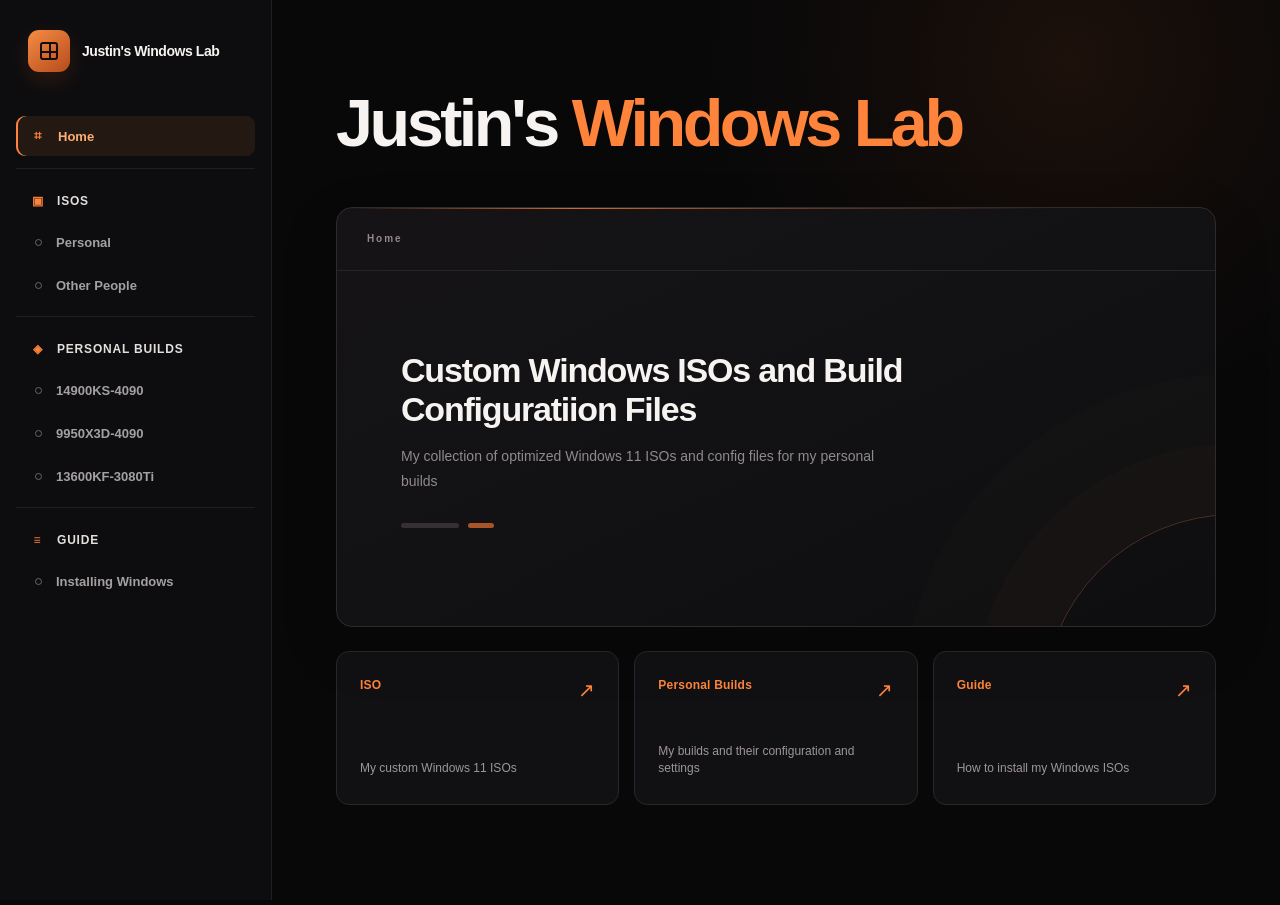
<file: index.html>
<!DOCTYPE html>
<html lang="en">
<head>
  <meta charset="utf-8">
  <meta name="viewport" content="width=device-width, initial-scale=1">
  <meta name="theme-color" content="#080809">
  <title>Home | Justin's Windows Lab</title>
  <link rel="stylesheet" href="styles.css">
  <script src="site.js" defer></script>
</head>
<body>
  <div class="layout">
    <aside class="sidebar" id="main-navigation" aria-label="Main navigation">
      <a class="brand" href="index.html" aria-label="Justin's Windows Lab home"><span class="brand-logo"><span></span></span><span><strong class="brand-name">Justin's Windows Lab</strong></span></a>
      <div class="overview"><a href="index.html" class="active" aria-current="page"><span class="overview-icon" aria-hidden="true">⌗</span>Home</a></div>
      <!-- Static navigation: always visible; no expand/collapse controls. -->
      <div class="nav-group nav-static">
        <a class="group-link" href="iso.html"><span class="mini-icon" aria-hidden="true">▣</span>ISOS</a>
        <div class="nav-children">
          <a class="nav-link" href="iso-personal.html">Personal</a>
          <a class="nav-link" href="iso-other-people.html">Other People</a>
        </div>
      </div>
      <div class="nav-group nav-static">
        <a class="group-link" href="builds.html"><span class="mini-icon" aria-hidden="true">◈</span>PERSONAL BUILDS</a>
        <div class="nav-children">
          <a class="nav-link" href="build-14900ks-4090.html">14900KS-4090</a>
          <a class="nav-link" href="build-9950x3d-4090.html">9950X3D-4090</a>
          <a class="nav-link" href="build-13600kf-3080ti.html">13600KF-3080Ti</a>
        </div>
      </div>
      <div class="nav-group nav-static">
        <span class="group-link group-heading"><span class="mini-icon" aria-hidden="true">≡</span>GUIDE</span>
        <div class="nav-children">
          <a class="nav-link" href="guide-installing.html">Installing Windows</a>
        </div>
      </div>
    </aside>
    <div class="scrim" aria-hidden="true"></div>
    <main class="main">
      <header class="topbar">
        <button class="menu-button" type="button" aria-label="Open navigation" aria-controls="main-navigation" aria-expanded="false">☰</button>
        <a class="mobile-brand" href="index.html">Justin's Windows Lab</a>
      </header>
      <div class="content">
        <h1>Justin's <span class="accent">Windows Lab</span></h1>
        <!-- EDIT THIS SECTION: You can replace this placeholder with your own HTML later. -->
      <article class="content-card" id="home-overview" data-sidebar-title="Overview">
        <div class="card-head"><span>Home</span></div>
        <div class="placeholder">
          <h2>Custom Windows ISOs and Build Configuratiion Files</h2>
          <p>My collection of optimized Windows 11 ISOs and config files for my personal builds</p>
          <div class="placeholder-line" aria-hidden="true"><i></i><i></i></div>
        </div>
      </article>
      <!-- END EDITABLE SECTION -->
      <div class="home-grid" aria-label="Quick navigation">
        <a class="home-tile" href="iso.html"><div class="tile-top"><span>ISO</span><span class="arrow">↗</span></div><div class="tile-sub">My custom Windows 11 ISOs</div></a>
        <a class="home-tile" href="builds.html"><div class="tile-top"><span>Personal Builds</span><span class="arrow">↗</span></div><div class="tile-sub">My builds and their configuration and settings</div></a>
        <a class="home-tile" href="guide-installing.html"><div class="tile-top"><span>Guide</span><span class="arrow">↗</span></div><div class="tile-sub">How to install my Windows ISOs</div></a>
      </div>
      </div>
    </main>
  </div>
</body>
</html>
</file>
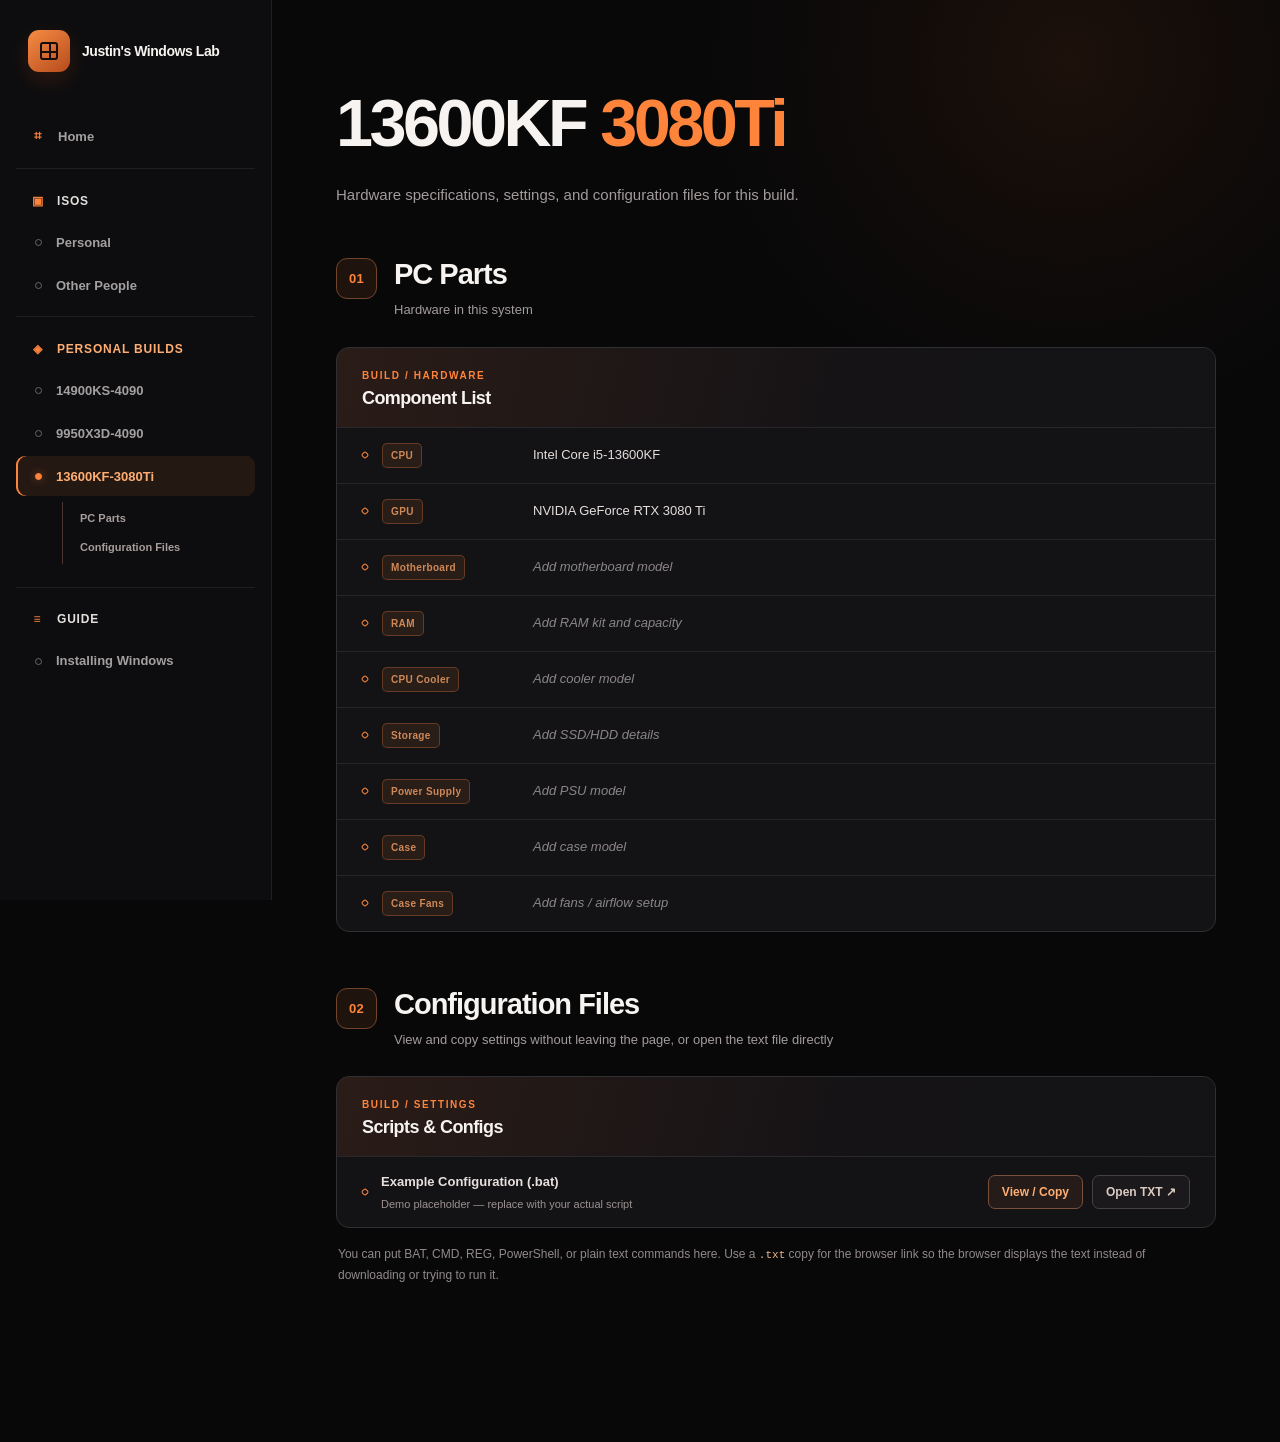
<file: build-13600kf-3080ti.html>
<!DOCTYPE html>
<html lang="en">
<head>
  <meta charset="utf-8">
  <meta name="viewport" content="width=device-width, initial-scale=1">
  <meta name="theme-color" content="#080809">
  <title>13600KF-3080Ti | Justin's Windows Lab</title>
  <link rel="stylesheet" href="styles.css">
  <script src="site.js" defer></script>
</head>
<body>
  <div class="layout">
    <aside class="sidebar" id="main-navigation" aria-label="Main navigation">
      <a class="brand" href="index.html" aria-label="Justin's Windows Lab home"><span class="brand-logo"><span></span></span><span><strong class="brand-name">Justin's Windows Lab</strong></span></a>
      <div class="overview"><a href="index.html" class=""><span class="overview-icon" aria-hidden="true">⌗</span>Home</a></div>
      <!-- Static navigation: always visible; no expand/collapse controls. -->
      <div class="nav-group nav-static">
        <a class="group-link" href="iso.html"><span class="mini-icon" aria-hidden="true">▣</span>ISOS</a>
        <div class="nav-children">
          <a class="nav-link" href="iso-personal.html">Personal</a>
          <a class="nav-link" href="iso-other-people.html">Other People</a>
        </div>
      </div>
      <div class="nav-group nav-static">
        <a class="group-link active" href="builds.html"><span class="mini-icon" aria-hidden="true">◈</span>PERSONAL BUILDS</a>
        <div class="nav-children">
          <a class="nav-link" href="build-14900ks-4090.html">14900KS-4090</a>
          <a class="nav-link" href="build-9950x3d-4090.html">9950X3D-4090</a>
          <a class="nav-link active" href="build-13600kf-3080ti.html" aria-current="page">13600KF-3080Ti</a>
        </div>
      </div>
      <div class="nav-group nav-static">
        <span class="group-link group-heading"><span class="mini-icon" aria-hidden="true">≡</span>GUIDE</span>
        <div class="nav-children">
          <a class="nav-link" href="guide-installing.html">Installing Windows</a>
        </div>
      </div>
    </aside>
    <div class="scrim" aria-hidden="true"></div>
    <main class="main">
      <header class="topbar">
        <button class="menu-button" type="button" aria-label="Open navigation" aria-controls="main-navigation" aria-expanded="false">☰</button>
        <a class="mobile-brand" href="index.html">Justin's Windows Lab</a>
      </header>
      <div class="content build-details-page">
        <h1>13600KF <span class="accent">3080Ti</span></h1>
        <p class="personal-lead build-lead">Hardware specifications, settings, and configuration files for this build.</p>

        <!-- ======================================================
             BUILD PARTS: Orange service-style badges identify each component.
             Edit the value after the badge, or copy a full <li> to add a part.
        ======================================================= -->
        <section class="iso-section" id="build-parts" data-sidebar-title="PC Parts">
          <div class="iso-section-heading">
            <span class="iso-section-num">01</span>
            <div><h2>PC Parts</h2><p>Hardware in this system</p></div>
          </div>
          <article class="inventory-panel">
            <div class="inventory-heading"><div><span class="inventory-category">BUILD / HARDWARE</span><h3>Component List</h3></div></div>
            <ul class="inventory-list build-parts-list">
                <li><span class="row-marker"></span><span class="build-part-label"><span class="item-value status-manual">CPU</span></span><span class="build-part-value">Intel Core i5-13600KF</span></li>
                <li><span class="row-marker"></span><span class="build-part-label"><span class="item-value status-manual">GPU</span></span><span class="build-part-value">NVIDIA GeForce RTX 3080 Ti</span></li>
                <li><span class="row-marker"></span><span class="build-part-label"><span class="item-value status-manual">Motherboard</span></span><span class="build-part-value is-placeholder">Add motherboard model</span></li>
                <li><span class="row-marker"></span><span class="build-part-label"><span class="item-value status-manual">RAM</span></span><span class="build-part-value is-placeholder">Add RAM kit and capacity</span></li>
                <li><span class="row-marker"></span><span class="build-part-label"><span class="item-value status-manual">CPU Cooler</span></span><span class="build-part-value is-placeholder">Add cooler model</span></li>
                <li><span class="row-marker"></span><span class="build-part-label"><span class="item-value status-manual">Storage</span></span><span class="build-part-value is-placeholder">Add SSD/HDD details</span></li>
                <li><span class="row-marker"></span><span class="build-part-label"><span class="item-value status-manual">Power Supply</span></span><span class="build-part-value is-placeholder">Add PSU model</span></li>
                <li><span class="row-marker"></span><span class="build-part-label"><span class="item-value status-manual">Case</span></span><span class="build-part-value is-placeholder">Add case model</span></li>
                <li><span class="row-marker"></span><span class="build-part-label"><span class="item-value status-manual">Case Fans</span></span><span class="build-part-value is-placeholder">Add fans / airflow setup</span></li>
            </ul>
          </article>
        </section>

        <!-- ======================================================
             CONFIGURATION FILES: Add new rows here for each BAT/TXT/REG.
             View / Copy: data-code-preview points to hidden textarea ID.
             Open TXT: href points to a real .txt in files/.
             Keep the textarea text and TXT file content in sync.
        ======================================================= -->
        <section class="iso-section" id="build-files" data-sidebar-title="Configuration Files">
          <div class="iso-section-heading">
            <span class="iso-section-num">02</span>
            <div><h2>Configuration Files</h2><p>View and copy settings without leaving the page, or open the text file directly</p></div>
          </div>
          <article class="inventory-panel">
            <div class="inventory-heading"><div><span class="inventory-category">BUILD / SETTINGS</span><h3>Scripts &amp; Configs</h3></div></div>
            <ul class="inventory-list build-files-list">
              <!-- EXAMPLE FILE ROW — duplicate this row for more files. -->
              <li>
                <span class="row-marker"></span>
                <div class="build-file-information">
                  <strong>Example Configuration (.bat)</strong>
                  <small>Demo placeholder — replace with your actual script</small>
                </div>
                <div class="build-file-actions">
                  <button type="button" class="build-file-button" data-code-preview="example-config-code" data-code-title="Example Configuration (.bat)">View / Copy</button>
                  <a class="build-file-link" href="files/13600kf-3080ti/example-config.txt" target="_blank" rel="noopener noreferrer">Open TXT ↗</a>
                </div>
              </li>
            </ul>
          </article>
          <p class="build-help">You can put BAT, CMD, REG, PowerShell, or plain text commands here. Use a <code>.txt</code> copy for the browser link so the browser displays the text instead of downloading or trying to run it.</p>
        </section>

        <!-- EDIT INLINE SCRIPT HERE. The code between the textarea tags is
             what appears in the pop-up and gets copied. Edit the matching
             files/13600kf-3080ti/example-config.txt separately too. -->
        <textarea id="example-config-code" hidden readonly>@echo off
REM Example only. Replace with the actual commands for 13600KF-3080Ti.
echo Add your 13600KF-3080Ti configuration commands here.
pause
</textarea>

        <!-- Shared modal; buttons with data-code-preview open this window. -->
        <dialog class="build-code-dialog" id="build-code-dialog" aria-labelledby="build-dialog-title">
          <div class="build-dialog-header">
            <h2 id="build-dialog-title" data-code-title>View file</h2>
            <button type="button" class="build-dialog-close" data-code-close aria-label="Close viewer">&times;</button>
          </div>
          <div class="build-dialog-body">
            <p>Copy the commands below, or select only the lines you need.</p>
            <textarea class="build-code-textarea" data-code-text readonly spellcheck="false" aria-label="File contents"></textarea>
            <div class="build-dialog-footer">
              <button type="button" class="build-dialog-button" data-code-copy>Copy All</button>
              <span class="build-copy-result" data-code-copy-result aria-live="polite"></span>
            </div>
          </div>
        </dialog>
      </div>
    </main>
  </div>
</body>
</html>
</file>
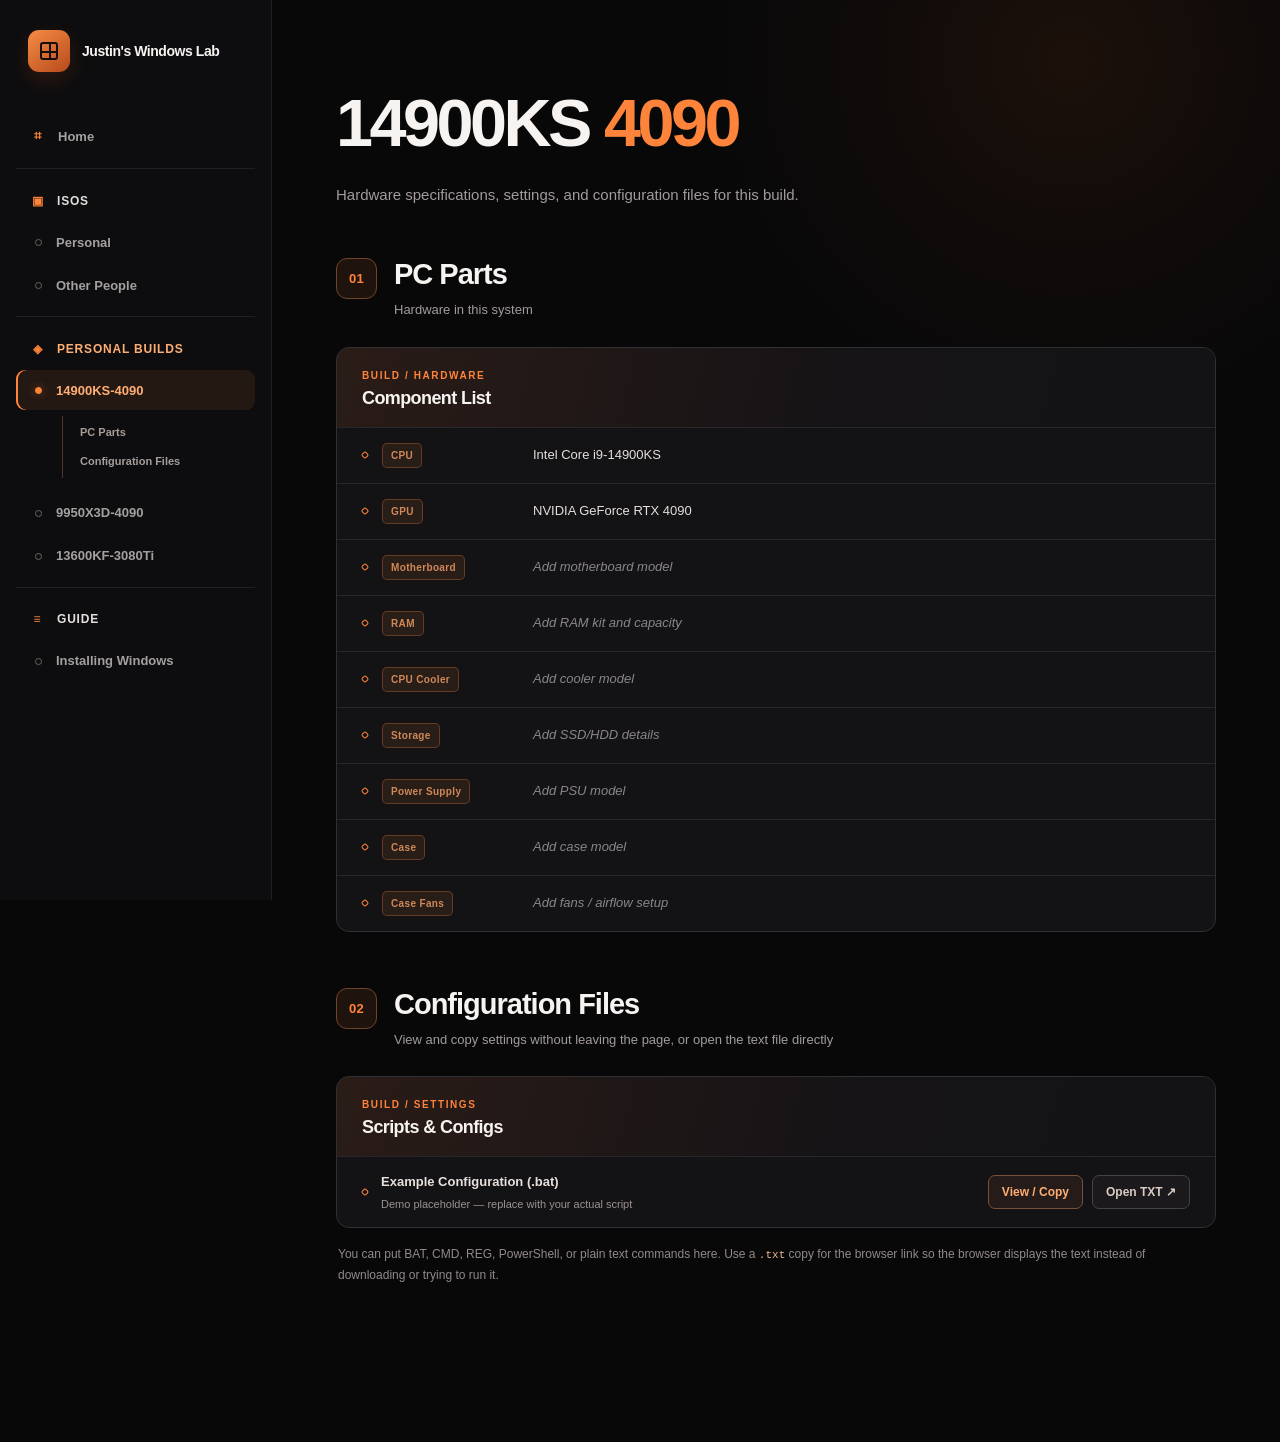
<file: build-14900ks-4090.html>
<!DOCTYPE html>
<html lang="en">
<head>
  <meta charset="utf-8">
  <meta name="viewport" content="width=device-width, initial-scale=1">
  <meta name="theme-color" content="#080809">
  <title>14900KS-4090 | Justin's Windows Lab</title>
  <link rel="stylesheet" href="styles.css">
  <script src="site.js" defer></script>
</head>
<body>
  <div class="layout">
    <aside class="sidebar" id="main-navigation" aria-label="Main navigation">
      <a class="brand" href="index.html" aria-label="Justin's Windows Lab home"><span class="brand-logo"><span></span></span><span><strong class="brand-name">Justin's Windows Lab</strong></span></a>
      <div class="overview"><a href="index.html" class=""><span class="overview-icon" aria-hidden="true">⌗</span>Home</a></div>
      <!-- Static navigation: always visible; no expand/collapse controls. -->
      <div class="nav-group nav-static">
        <a class="group-link" href="iso.html"><span class="mini-icon" aria-hidden="true">▣</span>ISOS</a>
        <div class="nav-children">
          <a class="nav-link" href="iso-personal.html">Personal</a>
          <a class="nav-link" href="iso-other-people.html">Other People</a>
        </div>
      </div>
      <div class="nav-group nav-static">
        <a class="group-link active" href="builds.html"><span class="mini-icon" aria-hidden="true">◈</span>PERSONAL BUILDS</a>
        <div class="nav-children">
          <a class="nav-link active" href="build-14900ks-4090.html" aria-current="page">14900KS-4090</a>
          <a class="nav-link" href="build-9950x3d-4090.html">9950X3D-4090</a>
          <a class="nav-link" href="build-13600kf-3080ti.html">13600KF-3080Ti</a>
        </div>
      </div>
      <div class="nav-group nav-static">
        <span class="group-link group-heading"><span class="mini-icon" aria-hidden="true">≡</span>GUIDE</span>
        <div class="nav-children">
          <a class="nav-link" href="guide-installing.html">Installing Windows</a>
        </div>
      </div>
    </aside>
    <div class="scrim" aria-hidden="true"></div>
    <main class="main">
      <header class="topbar">
        <button class="menu-button" type="button" aria-label="Open navigation" aria-controls="main-navigation" aria-expanded="false">☰</button>
        <a class="mobile-brand" href="index.html">Justin's Windows Lab</a>
      </header>
      <div class="content build-details-page">
        <h1>14900KS <span class="accent">4090</span></h1>
        <p class="personal-lead build-lead">Hardware specifications, settings, and configuration files for this build.</p>

        <!-- ======================================================
             BUILD PARTS: Orange service-style badges identify each component.
             Edit the value after the badge, or copy a full <li> to add a part.
        ======================================================= -->
        <section class="iso-section" id="build-parts" data-sidebar-title="PC Parts">
          <div class="iso-section-heading">
            <span class="iso-section-num">01</span>
            <div><h2>PC Parts</h2><p>Hardware in this system</p></div>
          </div>
          <article class="inventory-panel">
            <div class="inventory-heading"><div><span class="inventory-category">BUILD / HARDWARE</span><h3>Component List</h3></div></div>
            <ul class="inventory-list build-parts-list">
                <li><span class="row-marker"></span><span class="build-part-label"><span class="item-value status-manual">CPU</span></span><span class="build-part-value">Intel Core i9-14900KS</span></li>
                <li><span class="row-marker"></span><span class="build-part-label"><span class="item-value status-manual">GPU</span></span><span class="build-part-value">NVIDIA GeForce RTX 4090</span></li>
                <li><span class="row-marker"></span><span class="build-part-label"><span class="item-value status-manual">Motherboard</span></span><span class="build-part-value is-placeholder">Add motherboard model</span></li>
                <li><span class="row-marker"></span><span class="build-part-label"><span class="item-value status-manual">RAM</span></span><span class="build-part-value is-placeholder">Add RAM kit and capacity</span></li>
                <li><span class="row-marker"></span><span class="build-part-label"><span class="item-value status-manual">CPU Cooler</span></span><span class="build-part-value is-placeholder">Add cooler model</span></li>
                <li><span class="row-marker"></span><span class="build-part-label"><span class="item-value status-manual">Storage</span></span><span class="build-part-value is-placeholder">Add SSD/HDD details</span></li>
                <li><span class="row-marker"></span><span class="build-part-label"><span class="item-value status-manual">Power Supply</span></span><span class="build-part-value is-placeholder">Add PSU model</span></li>
                <li><span class="row-marker"></span><span class="build-part-label"><span class="item-value status-manual">Case</span></span><span class="build-part-value is-placeholder">Add case model</span></li>
                <li><span class="row-marker"></span><span class="build-part-label"><span class="item-value status-manual">Case Fans</span></span><span class="build-part-value is-placeholder">Add fans / airflow setup</span></li>
            </ul>
          </article>
        </section>

        <!-- ======================================================
             CONFIGURATION FILES: Add new rows here for each BAT/TXT/REG.
             View / Copy: data-code-preview points to hidden textarea ID.
             Open TXT: href points to a real .txt in files/.
             Keep the textarea text and TXT file content in sync.
        ======================================================= -->
        <section class="iso-section" id="build-files" data-sidebar-title="Configuration Files">
          <div class="iso-section-heading">
            <span class="iso-section-num">02</span>
            <div><h2>Configuration Files</h2><p>View and copy settings without leaving the page, or open the text file directly</p></div>
          </div>
          <article class="inventory-panel">
            <div class="inventory-heading"><div><span class="inventory-category">BUILD / SETTINGS</span><h3>Scripts &amp; Configs</h3></div></div>
            <ul class="inventory-list build-files-list">
              <!-- EXAMPLE FILE ROW — duplicate this row for more files. -->
              <li>
                <span class="row-marker"></span>
                <div class="build-file-information">
                  <strong>Example Configuration (.bat)</strong>
                  <small>Demo placeholder — replace with your actual script</small>
                </div>
                <div class="build-file-actions">
                  <button type="button" class="build-file-button" data-code-preview="example-config-code" data-code-title="Example Configuration (.bat)">View / Copy</button>
                  <a class="build-file-link" href="files/14900ks-4090/example-config.txt" target="_blank" rel="noopener noreferrer">Open TXT ↗</a>
                </div>
              </li>
            </ul>
          </article>
          <p class="build-help">You can put BAT, CMD, REG, PowerShell, or plain text commands here. Use a <code>.txt</code> copy for the browser link so the browser displays the text instead of downloading or trying to run it.</p>
        </section>

        <!-- EDIT INLINE SCRIPT HERE. The code between the textarea tags is
             what appears in the pop-up and gets copied. Edit the matching
             files/14900ks-4090/example-config.txt separately too. -->
        <textarea id="example-config-code" hidden readonly>@echo off
REM Example only. Replace with the actual commands for 14900KS-4090.
echo Add your 14900KS-4090 configuration commands here.
pause
</textarea>

        <!-- Shared modal; buttons with data-code-preview open this window. -->
        <dialog class="build-code-dialog" id="build-code-dialog" aria-labelledby="build-dialog-title">
          <div class="build-dialog-header">
            <h2 id="build-dialog-title" data-code-title>View file</h2>
            <button type="button" class="build-dialog-close" data-code-close aria-label="Close viewer">&times;</button>
          </div>
          <div class="build-dialog-body">
            <p>Copy the commands below, or select only the lines you need.</p>
            <textarea class="build-code-textarea" data-code-text readonly spellcheck="false" aria-label="File contents"></textarea>
            <div class="build-dialog-footer">
              <button type="button" class="build-dialog-button" data-code-copy>Copy All</button>
              <span class="build-copy-result" data-code-copy-result aria-live="polite"></span>
            </div>
          </div>
        </dialog>
      </div>
    </main>
  </div>
</body>
</html>
</file>
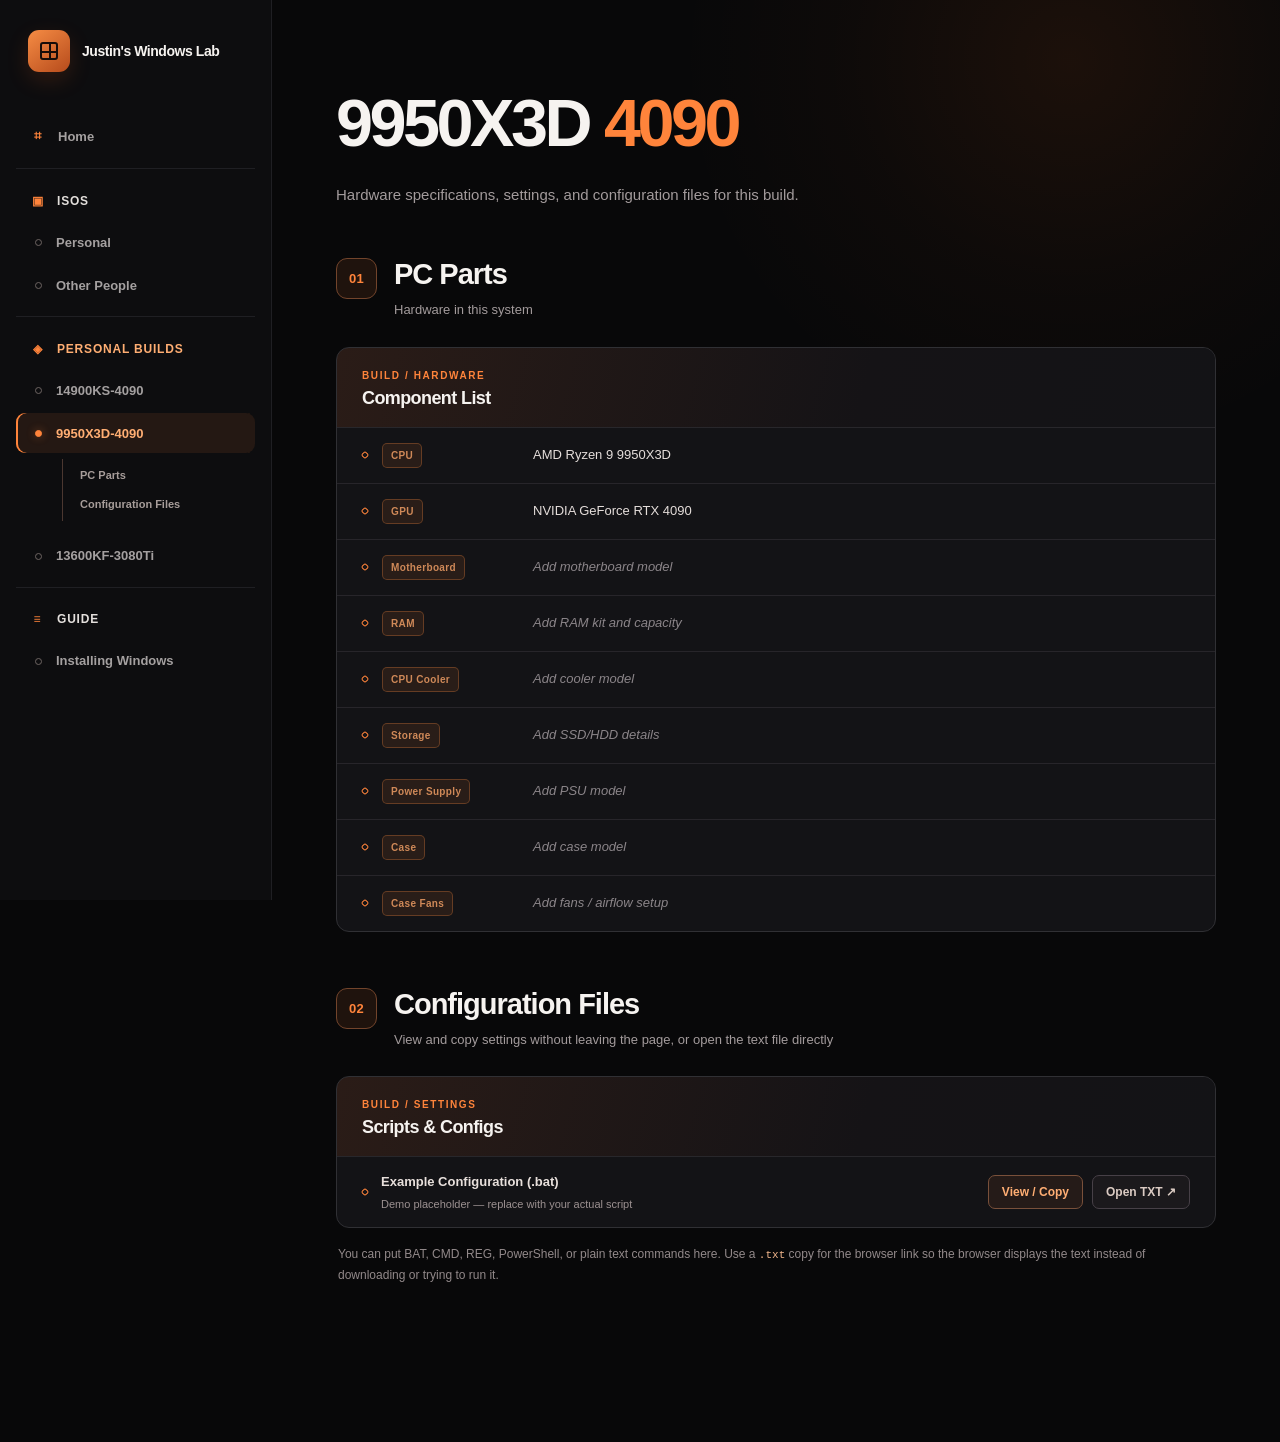
<file: build-9950x3d-4090.html>
<!DOCTYPE html>
<html lang="en">
<head>
  <meta charset="utf-8">
  <meta name="viewport" content="width=device-width, initial-scale=1">
  <meta name="theme-color" content="#080809">
  <title>9950X3D-4090 | Justin's Windows Lab</title>
  <link rel="stylesheet" href="styles.css">
  <script src="site.js" defer></script>
</head>
<body>
  <div class="layout">
    <aside class="sidebar" id="main-navigation" aria-label="Main navigation">
      <a class="brand" href="index.html" aria-label="Justin's Windows Lab home"><span class="brand-logo"><span></span></span><span><strong class="brand-name">Justin's Windows Lab</strong></span></a>
      <div class="overview"><a href="index.html" class=""><span class="overview-icon" aria-hidden="true">⌗</span>Home</a></div>
      <!-- Static navigation: always visible; no expand/collapse controls. -->
      <div class="nav-group nav-static">
        <a class="group-link" href="iso.html"><span class="mini-icon" aria-hidden="true">▣</span>ISOS</a>
        <div class="nav-children">
          <a class="nav-link" href="iso-personal.html">Personal</a>
          <a class="nav-link" href="iso-other-people.html">Other People</a>
        </div>
      </div>
      <div class="nav-group nav-static">
        <a class="group-link active" href="builds.html"><span class="mini-icon" aria-hidden="true">◈</span>PERSONAL BUILDS</a>
        <div class="nav-children">
          <a class="nav-link" href="build-14900ks-4090.html">14900KS-4090</a>
          <a class="nav-link active" href="build-9950x3d-4090.html" aria-current="page">9950X3D-4090</a>
          <a class="nav-link" href="build-13600kf-3080ti.html">13600KF-3080Ti</a>
        </div>
      </div>
      <div class="nav-group nav-static">
        <span class="group-link group-heading"><span class="mini-icon" aria-hidden="true">≡</span>GUIDE</span>
        <div class="nav-children">
          <a class="nav-link" href="guide-installing.html">Installing Windows</a>
        </div>
      </div>
    </aside>
    <div class="scrim" aria-hidden="true"></div>
    <main class="main">
      <header class="topbar">
        <button class="menu-button" type="button" aria-label="Open navigation" aria-controls="main-navigation" aria-expanded="false">☰</button>
        <a class="mobile-brand" href="index.html">Justin's Windows Lab</a>
      </header>
      <div class="content build-details-page">
        <h1>9950X3D <span class="accent">4090</span></h1>
        <p class="personal-lead build-lead">Hardware specifications, settings, and configuration files for this build.</p>

        <!-- ======================================================
             BUILD PARTS: Orange service-style badges identify each component.
             Edit the value after the badge, or copy a full <li> to add a part.
        ======================================================= -->
        <section class="iso-section" id="build-parts" data-sidebar-title="PC Parts">
          <div class="iso-section-heading">
            <span class="iso-section-num">01</span>
            <div><h2>PC Parts</h2><p>Hardware in this system</p></div>
          </div>
          <article class="inventory-panel">
            <div class="inventory-heading"><div><span class="inventory-category">BUILD / HARDWARE</span><h3>Component List</h3></div></div>
            <ul class="inventory-list build-parts-list">
                <li><span class="row-marker"></span><span class="build-part-label"><span class="item-value status-manual">CPU</span></span><span class="build-part-value">AMD Ryzen 9 9950X3D</span></li>
                <li><span class="row-marker"></span><span class="build-part-label"><span class="item-value status-manual">GPU</span></span><span class="build-part-value">NVIDIA GeForce RTX 4090</span></li>
                <li><span class="row-marker"></span><span class="build-part-label"><span class="item-value status-manual">Motherboard</span></span><span class="build-part-value is-placeholder">Add motherboard model</span></li>
                <li><span class="row-marker"></span><span class="build-part-label"><span class="item-value status-manual">RAM</span></span><span class="build-part-value is-placeholder">Add RAM kit and capacity</span></li>
                <li><span class="row-marker"></span><span class="build-part-label"><span class="item-value status-manual">CPU Cooler</span></span><span class="build-part-value is-placeholder">Add cooler model</span></li>
                <li><span class="row-marker"></span><span class="build-part-label"><span class="item-value status-manual">Storage</span></span><span class="build-part-value is-placeholder">Add SSD/HDD details</span></li>
                <li><span class="row-marker"></span><span class="build-part-label"><span class="item-value status-manual">Power Supply</span></span><span class="build-part-value is-placeholder">Add PSU model</span></li>
                <li><span class="row-marker"></span><span class="build-part-label"><span class="item-value status-manual">Case</span></span><span class="build-part-value is-placeholder">Add case model</span></li>
                <li><span class="row-marker"></span><span class="build-part-label"><span class="item-value status-manual">Case Fans</span></span><span class="build-part-value is-placeholder">Add fans / airflow setup</span></li>
            </ul>
          </article>
        </section>

        <!-- ======================================================
             CONFIGURATION FILES: Add new rows here for each BAT/TXT/REG.
             View / Copy: data-code-preview points to hidden textarea ID.
             Open TXT: href points to a real .txt in files/.
             Keep the textarea text and TXT file content in sync.
        ======================================================= -->
        <section class="iso-section" id="build-files" data-sidebar-title="Configuration Files">
          <div class="iso-section-heading">
            <span class="iso-section-num">02</span>
            <div><h2>Configuration Files</h2><p>View and copy settings without leaving the page, or open the text file directly</p></div>
          </div>
          <article class="inventory-panel">
            <div class="inventory-heading"><div><span class="inventory-category">BUILD / SETTINGS</span><h3>Scripts &amp; Configs</h3></div></div>
            <ul class="inventory-list build-files-list">
              <!-- EXAMPLE FILE ROW — duplicate this row for more files. -->
              <li>
                <span class="row-marker"></span>
                <div class="build-file-information">
                  <strong>Example Configuration (.bat)</strong>
                  <small>Demo placeholder — replace with your actual script</small>
                </div>
                <div class="build-file-actions">
                  <button type="button" class="build-file-button" data-code-preview="example-config-code" data-code-title="Example Configuration (.bat)">View / Copy</button>
                  <a class="build-file-link" href="files/9950x3d-4090/example-config.txt" target="_blank" rel="noopener noreferrer">Open TXT ↗</a>
                </div>
              </li>
            </ul>
          </article>
          <p class="build-help">You can put BAT, CMD, REG, PowerShell, or plain text commands here. Use a <code>.txt</code> copy for the browser link so the browser displays the text instead of downloading or trying to run it.</p>
        </section>

        <!-- EDIT INLINE SCRIPT HERE. The code between the textarea tags is
             what appears in the pop-up and gets copied. Edit the matching
             files/9950x3d-4090/example-config.txt separately too. -->
        <textarea id="example-config-code" hidden readonly>@echo off
REM Example only. Replace with the actual commands for 9950X3D-4090.
echo Add your 9950X3D-4090 configuration commands here.
pause
</textarea>

        <!-- Shared modal; buttons with data-code-preview open this window. -->
        <dialog class="build-code-dialog" id="build-code-dialog" aria-labelledby="build-dialog-title">
          <div class="build-dialog-header">
            <h2 id="build-dialog-title" data-code-title>View file</h2>
            <button type="button" class="build-dialog-close" data-code-close aria-label="Close viewer">&times;</button>
          </div>
          <div class="build-dialog-body">
            <p>Copy the commands below, or select only the lines you need.</p>
            <textarea class="build-code-textarea" data-code-text readonly spellcheck="false" aria-label="File contents"></textarea>
            <div class="build-dialog-footer">
              <button type="button" class="build-dialog-button" data-code-copy>Copy All</button>
              <span class="build-copy-result" data-code-copy-result aria-live="polite"></span>
            </div>
          </div>
        </dialog>
      </div>
    </main>
  </div>
</body>
</html>
</file>
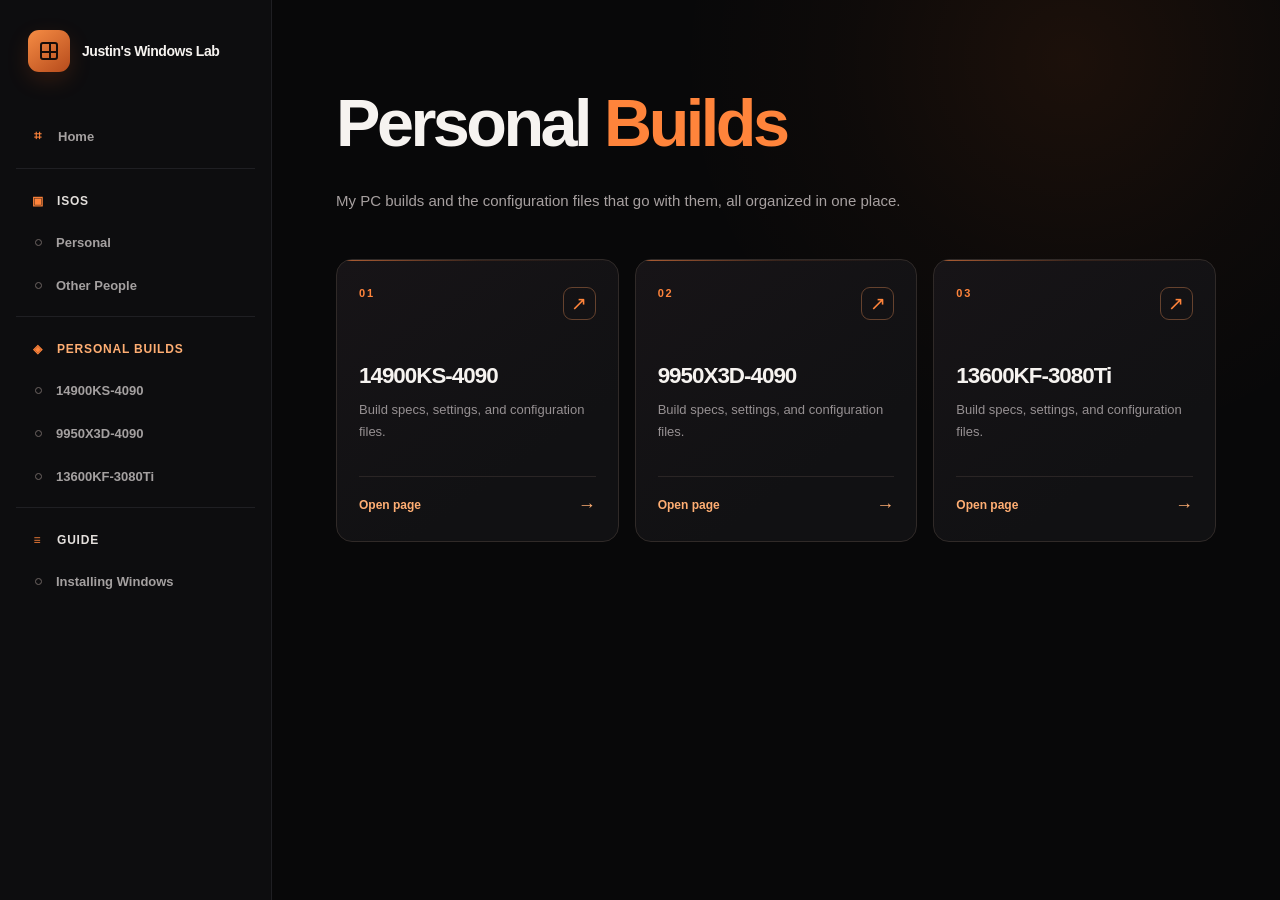
<file: builds.html>
<!DOCTYPE html>
<html lang="en">
<head>
  <meta charset="utf-8">
  <meta name="viewport" content="width=device-width, initial-scale=1">
  <meta name="theme-color" content="#080809">
  <title>Personal Builds | Justin's Windows Lab</title>
  <link rel="stylesheet" href="styles.css">
  <script src="site.js" defer></script>
</head>
<body>
  <div class="layout">
    <aside class="sidebar" id="main-navigation" aria-label="Main navigation">
      <a class="brand" href="index.html" aria-label="Justin's Windows Lab home"><span class="brand-logo"><span></span></span><span><strong class="brand-name">Justin's Windows Lab</strong></span></a>
      <div class="overview"><a href="index.html" class=""><span class="overview-icon" aria-hidden="true">⌗</span>Home</a></div>
      <!-- Static navigation: always visible; no expand/collapse controls. -->
      <div class="nav-group nav-static">
        <a class="group-link" href="iso.html"><span class="mini-icon" aria-hidden="true">▣</span>ISOS</a>
        <div class="nav-children">
          <a class="nav-link" href="iso-personal.html">Personal</a>
          <a class="nav-link" href="iso-other-people.html">Other People</a>
        </div>
      </div>
      <div class="nav-group nav-static">
        <a class="group-link active" href="builds.html" aria-current="page"><span class="mini-icon" aria-hidden="true">◈</span>PERSONAL BUILDS</a>
        <div class="nav-children">
          <a class="nav-link" href="build-14900ks-4090.html">14900KS-4090</a>
          <a class="nav-link" href="build-9950x3d-4090.html">9950X3D-4090</a>
          <a class="nav-link" href="build-13600kf-3080ti.html">13600KF-3080Ti</a>
        </div>
      </div>
      <div class="nav-group nav-static">
        <span class="group-link group-heading"><span class="mini-icon" aria-hidden="true">≡</span>GUIDE</span>
        <div class="nav-children">
          <a class="nav-link" href="guide-installing.html">Installing Windows</a>
        </div>
      </div>
    </aside>
    <div class="scrim" aria-hidden="true"></div>
    <main class="main">
      <header class="topbar">
        <button class="menu-button" type="button" aria-label="Open navigation" aria-controls="main-navigation" aria-expanded="false">☰</button>
        <a class="mobile-brand" href="index.html">Justin's Windows Lab</a>
      </header>
      <div class="content builds-page">
        <h1>Personal <span class="accent">Builds</span></h1>
        <!-- EDIT OVERVIEW INTRODUCTION: Change the paragraph below whenever you want. -->
        <p class="section-intro">My PC builds and the configuration files that go with them, all organized in one place.</p>
        <!-- EDIT OVERVIEW OPTIONS: Each link opens its corresponding HTML page. -->
        <div class="category-grid" aria-label="Personal Builds pages">
          <a class="category-card" href="build-14900ks-4090.html" id="build-14900ks-preview" data-sidebar-title="14900KS-4090">
            <div class="category-card-top"><span class="category-number">01</span><span class="category-arrow" aria-hidden="true">↗</span></div>
            <h2>14900KS-4090</h2>
            <p>Build specs, settings, and configuration files.</p>
            <div class="category-card-foot">Open page <span aria-hidden="true">→</span></div>
          </a>
          <a class="category-card" href="build-9950x3d-4090.html" id="build-9950x3d-preview" data-sidebar-title="9950X3D-4090">
            <div class="category-card-top"><span class="category-number">02</span><span class="category-arrow" aria-hidden="true">↗</span></div>
            <h2>9950X3D-4090</h2>
            <p>Build specs, settings, and configuration files.</p>
            <div class="category-card-foot">Open page <span aria-hidden="true">→</span></div>
          </a>
          <a class="category-card" href="build-13600kf-3080ti.html" id="build-13600kf-preview" data-sidebar-title="13600KF-3080Ti">
            <div class="category-card-top"><span class="category-number">03</span><span class="category-arrow" aria-hidden="true">↗</span></div>
            <h2>13600KF-3080Ti</h2>
            <p>Build specs, settings, and configuration files.</p>
            <div class="category-card-foot">Open page <span aria-hidden="true">→</span></div>
          </a>
        </div>
      </div>
    </main>
  </div>
</body>
</html>
</file>
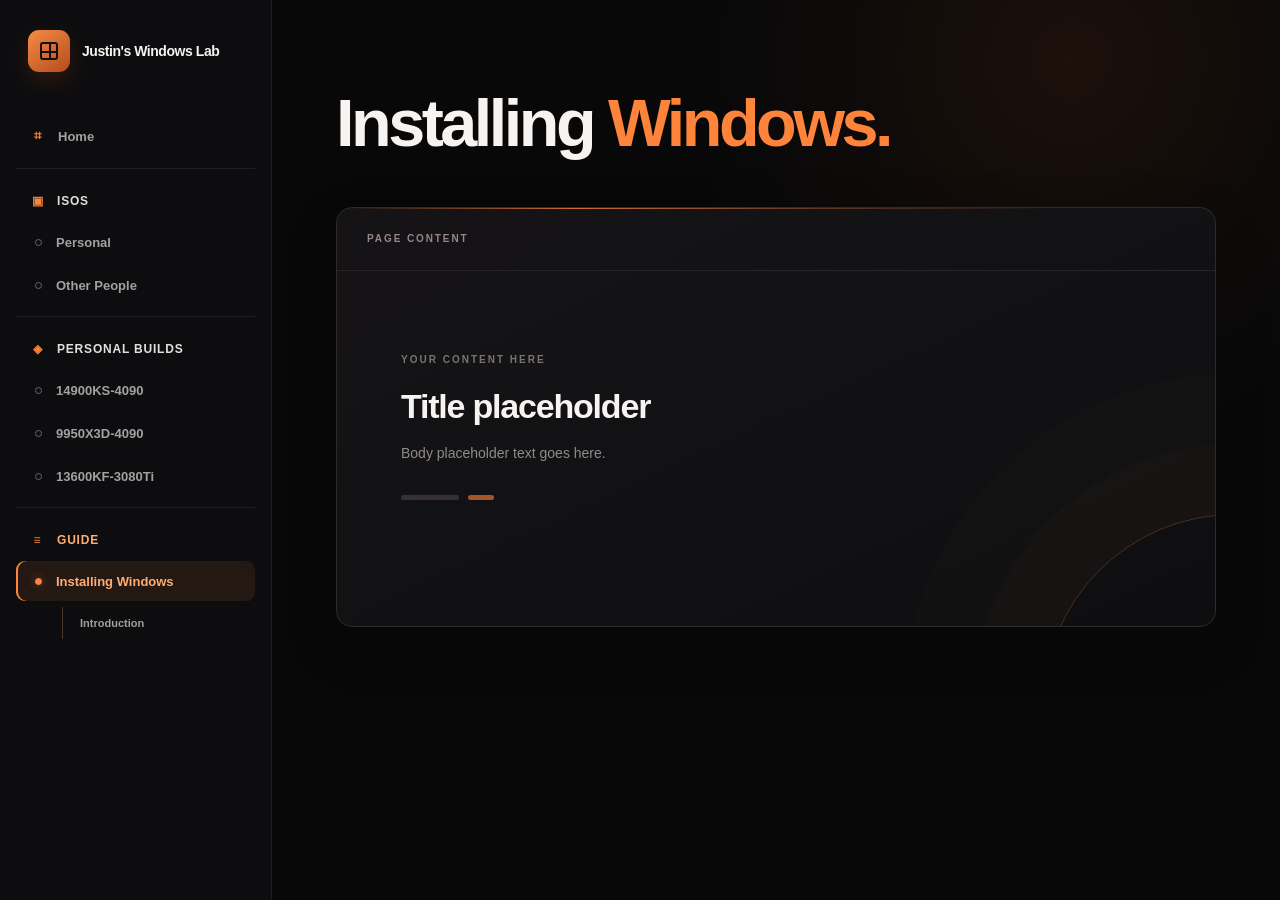
<file: guide-installing.html>
<!DOCTYPE html>
<html lang="en">
<head>
  <meta charset="utf-8">
  <meta name="viewport" content="width=device-width, initial-scale=1">
  <meta name="theme-color" content="#080809">
  <title>Installing Windows | Justin's Windows Lab</title>
  <link rel="stylesheet" href="styles.css">
  <script src="site.js" defer></script>
</head>
<body>
  <div class="layout">
    <aside class="sidebar" id="main-navigation" aria-label="Main navigation">
      <a class="brand" href="index.html" aria-label="Justin's Windows Lab home"><span class="brand-logo"><span></span></span><span><strong class="brand-name">Justin's Windows Lab</strong></span></a>
      <div class="overview"><a href="index.html" class=""><span class="overview-icon" aria-hidden="true">⌗</span>Home</a></div>
      <!-- Static navigation: always visible; no expand/collapse controls. -->
      <div class="nav-group nav-static">
        <a class="group-link" href="iso.html"><span class="mini-icon" aria-hidden="true">▣</span>ISOS</a>
        <div class="nav-children">
          <a class="nav-link" href="iso-personal.html">Personal</a>
          <a class="nav-link" href="iso-other-people.html">Other People</a>
        </div>
      </div>
      <div class="nav-group nav-static">
        <a class="group-link" href="builds.html"><span class="mini-icon" aria-hidden="true">◈</span>PERSONAL BUILDS</a>
        <div class="nav-children">
          <a class="nav-link" href="build-14900ks-4090.html">14900KS-4090</a>
          <a class="nav-link" href="build-9950x3d-4090.html">9950X3D-4090</a>
          <a class="nav-link" href="build-13600kf-3080ti.html">13600KF-3080Ti</a>
        </div>
      </div>
      <div class="nav-group nav-static">
        <span class="group-link group-heading active"><span class="mini-icon" aria-hidden="true">≡</span>GUIDE</span>
        <div class="nav-children">
          <a class="nav-link active" href="guide-installing.html" aria-current="page">Installing Windows</a>
        </div>
      </div>
    </aside>
    <div class="scrim" aria-hidden="true"></div>
    <main class="main">
      <header class="topbar">
        <button class="menu-button" type="button" aria-label="Open navigation" aria-controls="main-navigation" aria-expanded="false">☰</button>
        <a class="mobile-brand" href="index.html">Justin's Windows Lab</a>
      </header>
      <div class="content">
        <h1>Installing <span class="accent">Windows.</span></h1>
        <!-- EDIT THIS SECTION: You can replace this placeholder with your own HTML later. -->
      <article class="content-card" id="installing-overview" data-sidebar-title="Introduction">
        <div class="card-head"><span>PAGE CONTENT</span></div>
        <div class="placeholder">
          <p class="tiny">YOUR CONTENT HERE</p>
          <h2>Title placeholder</h2>
          <p>Body placeholder text goes here.</p>
          <div class="placeholder-line" aria-hidden="true"><i></i><i></i></div>
        </div>
      </article>
      <!-- END EDITABLE SECTION -->
      </div>
    </main>
  </div>
</body>
</html>
</file>
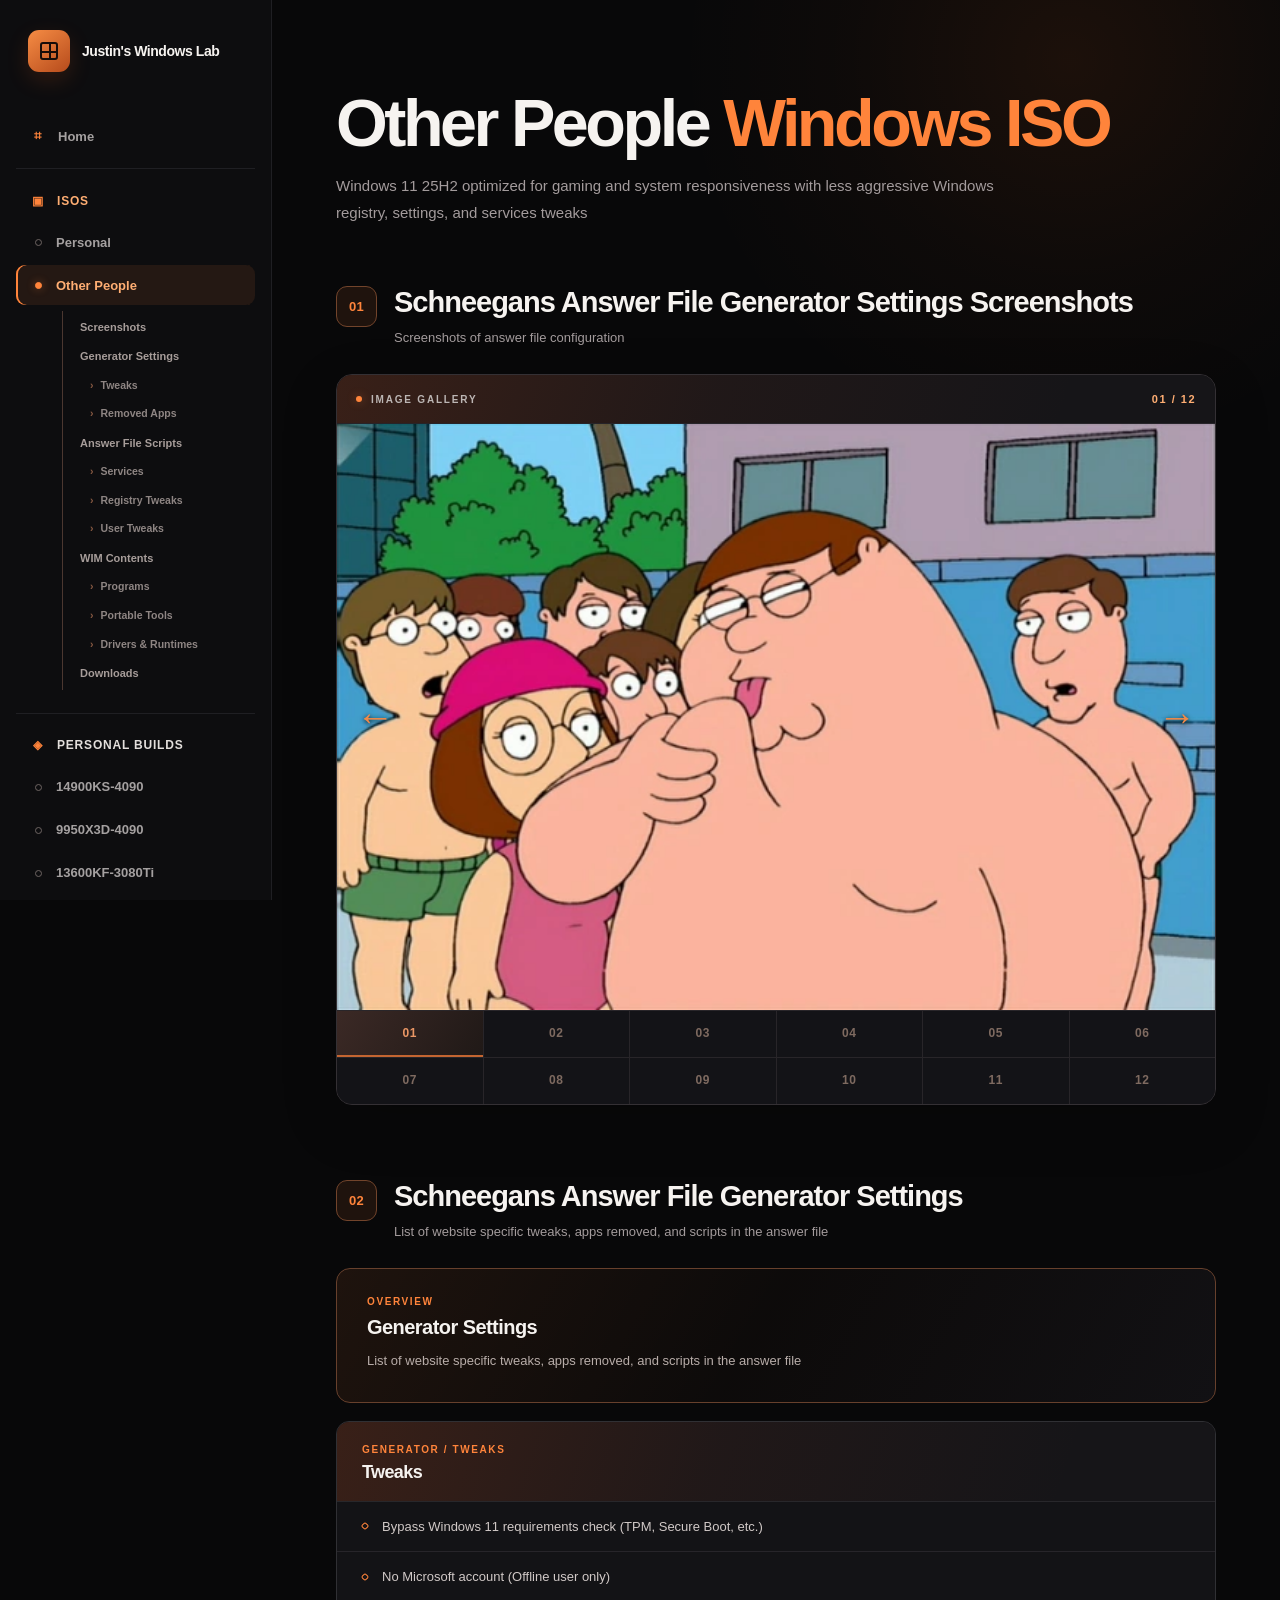
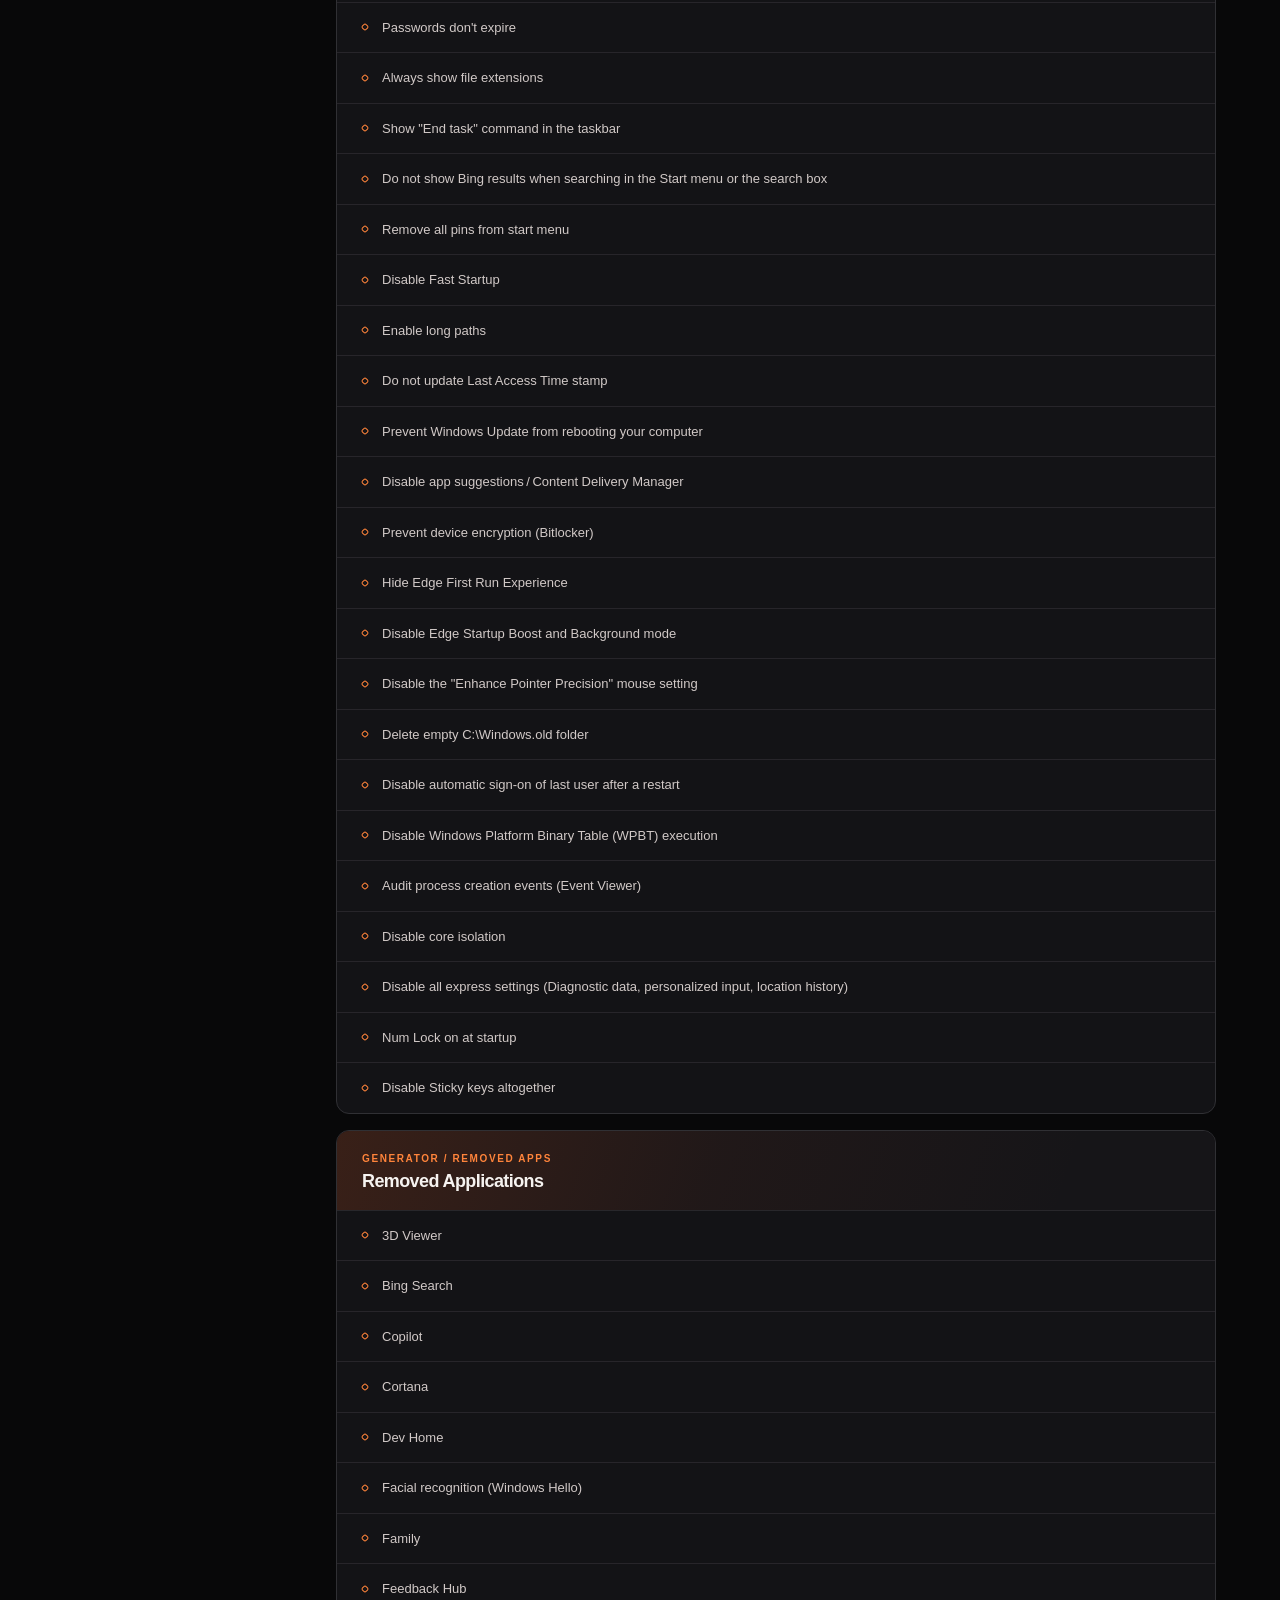
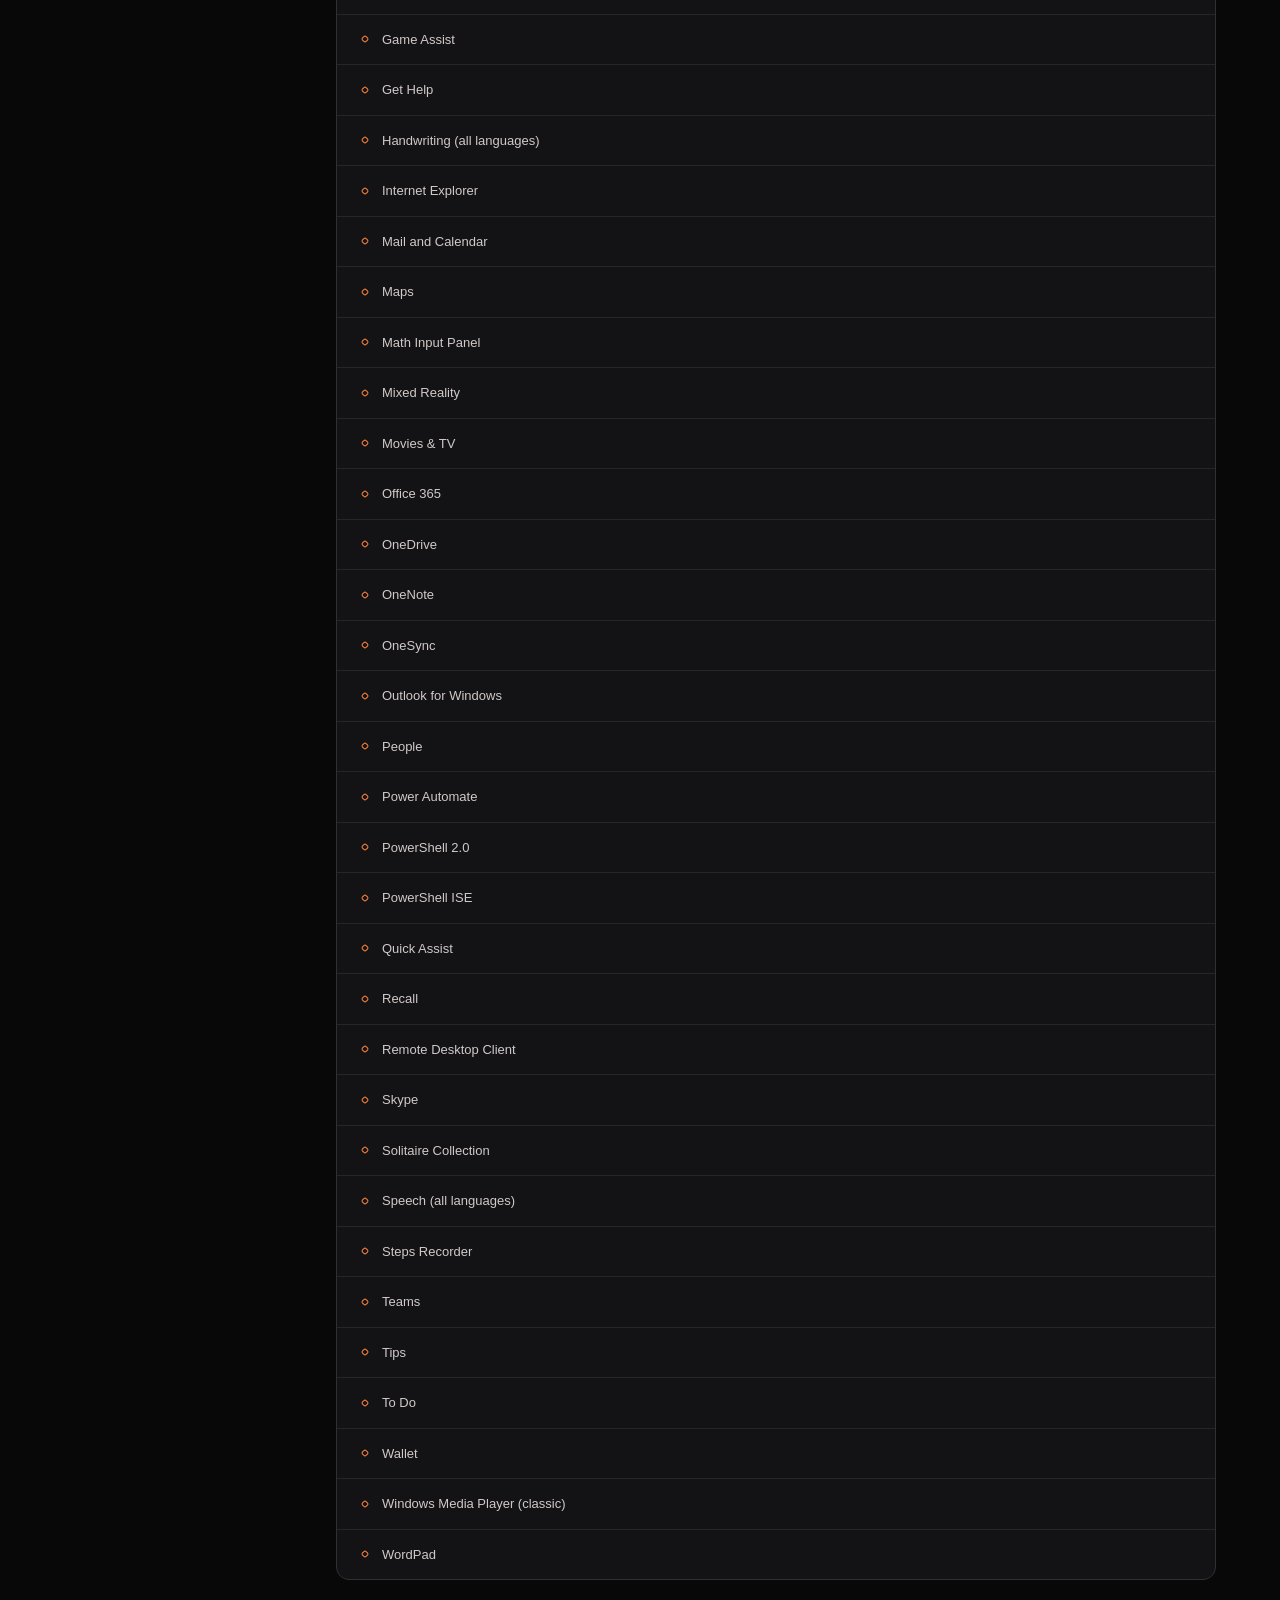
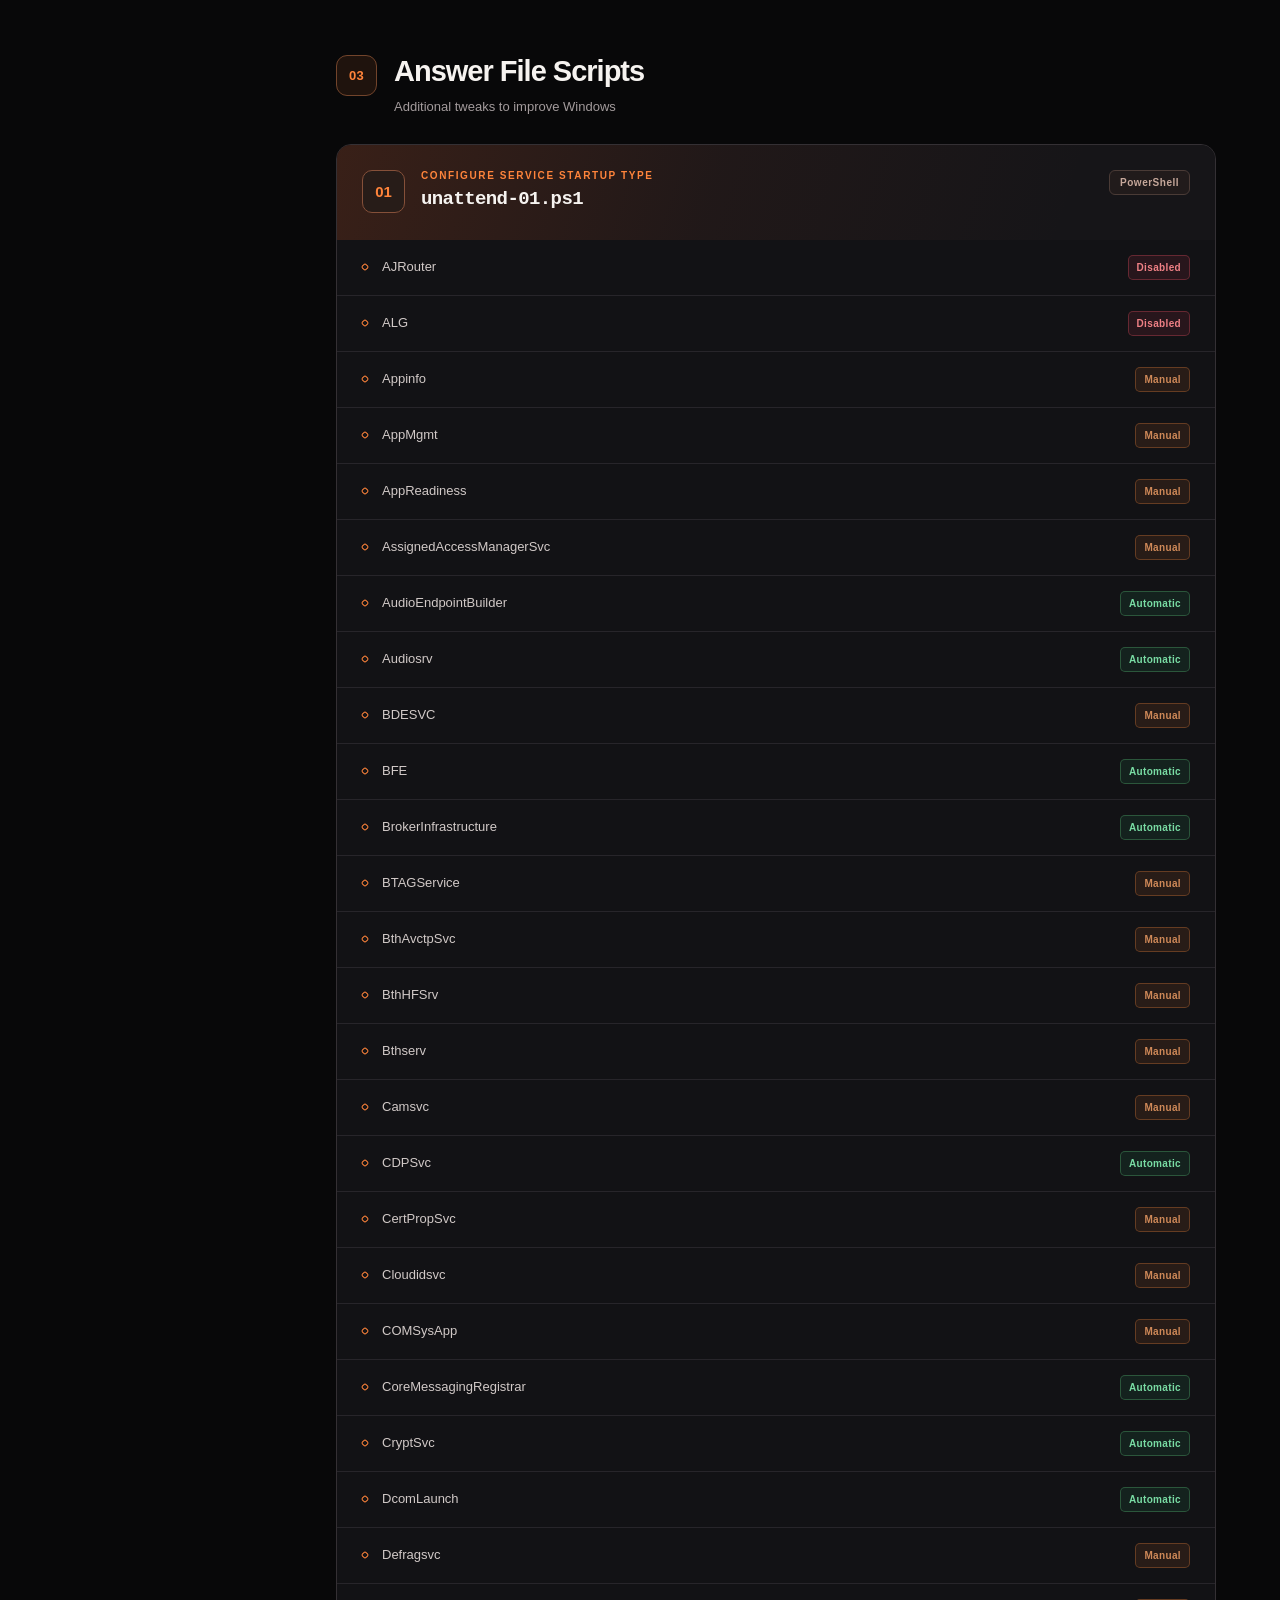
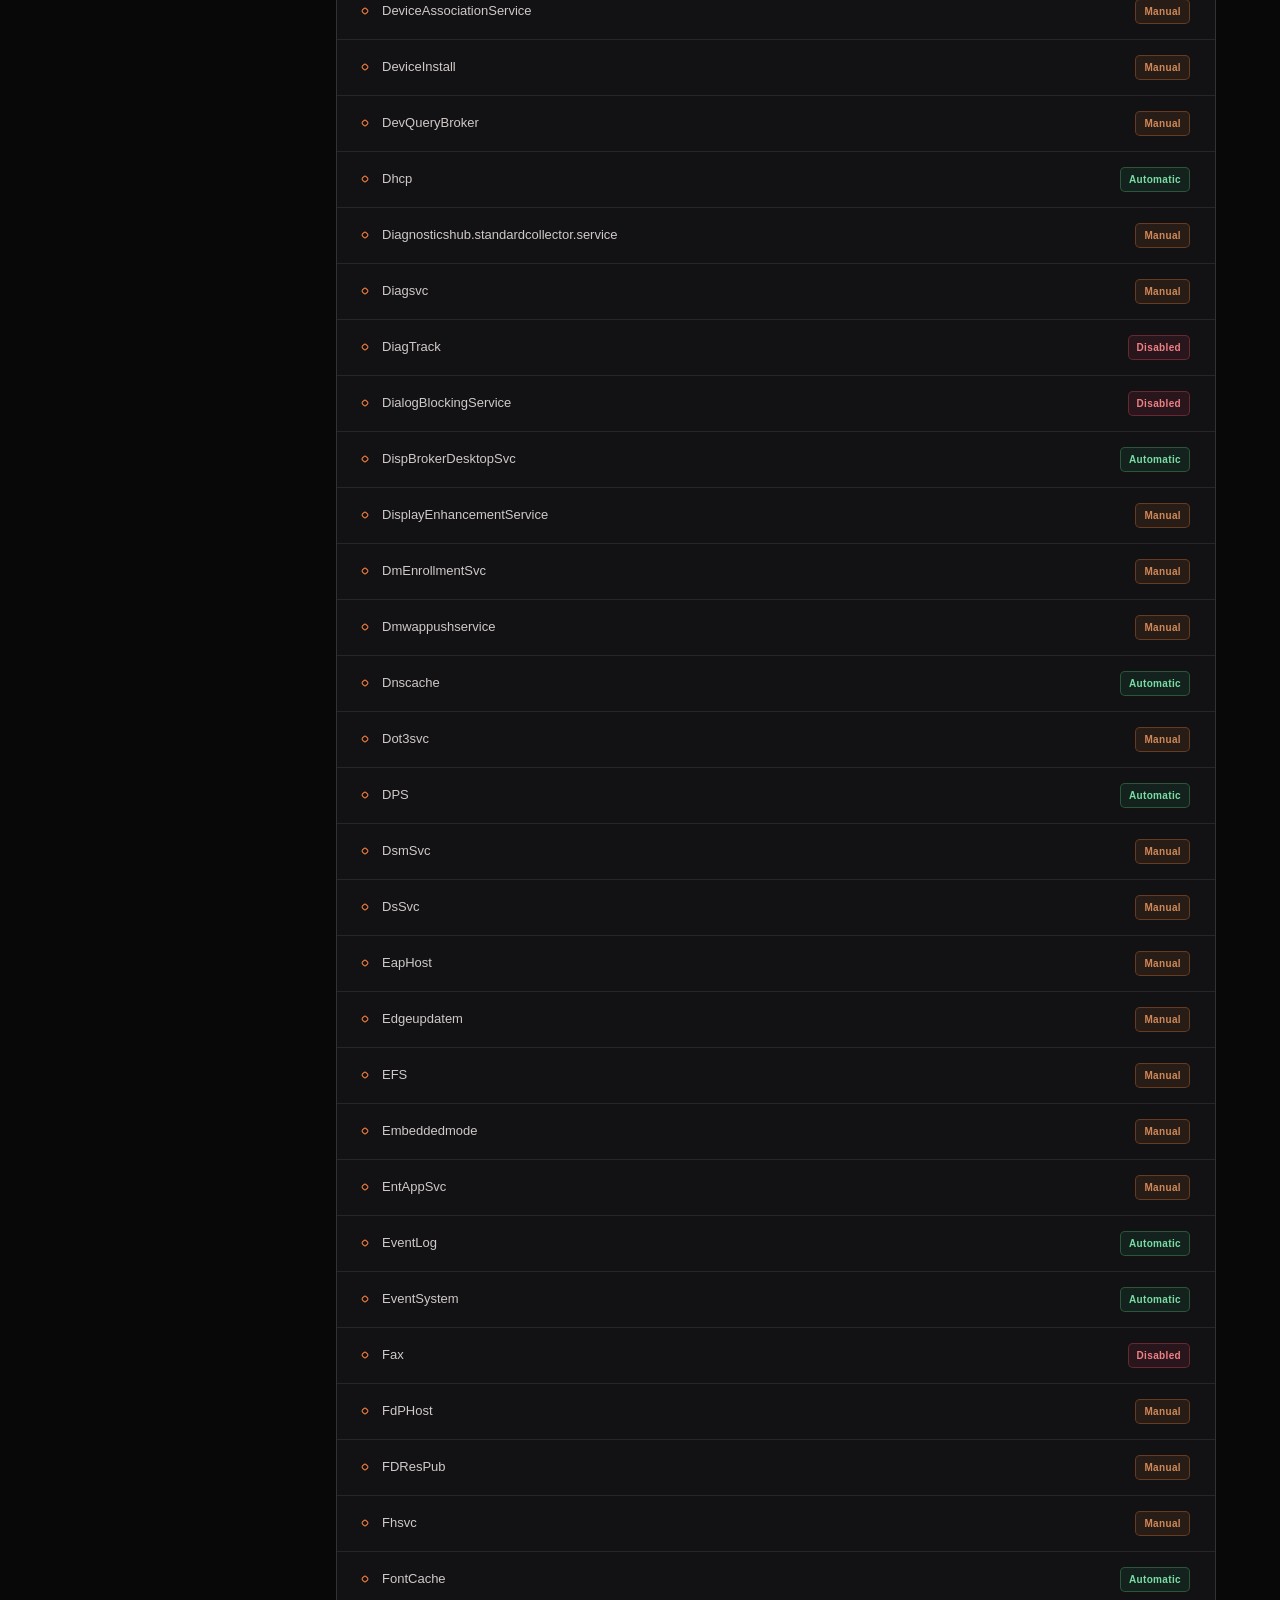
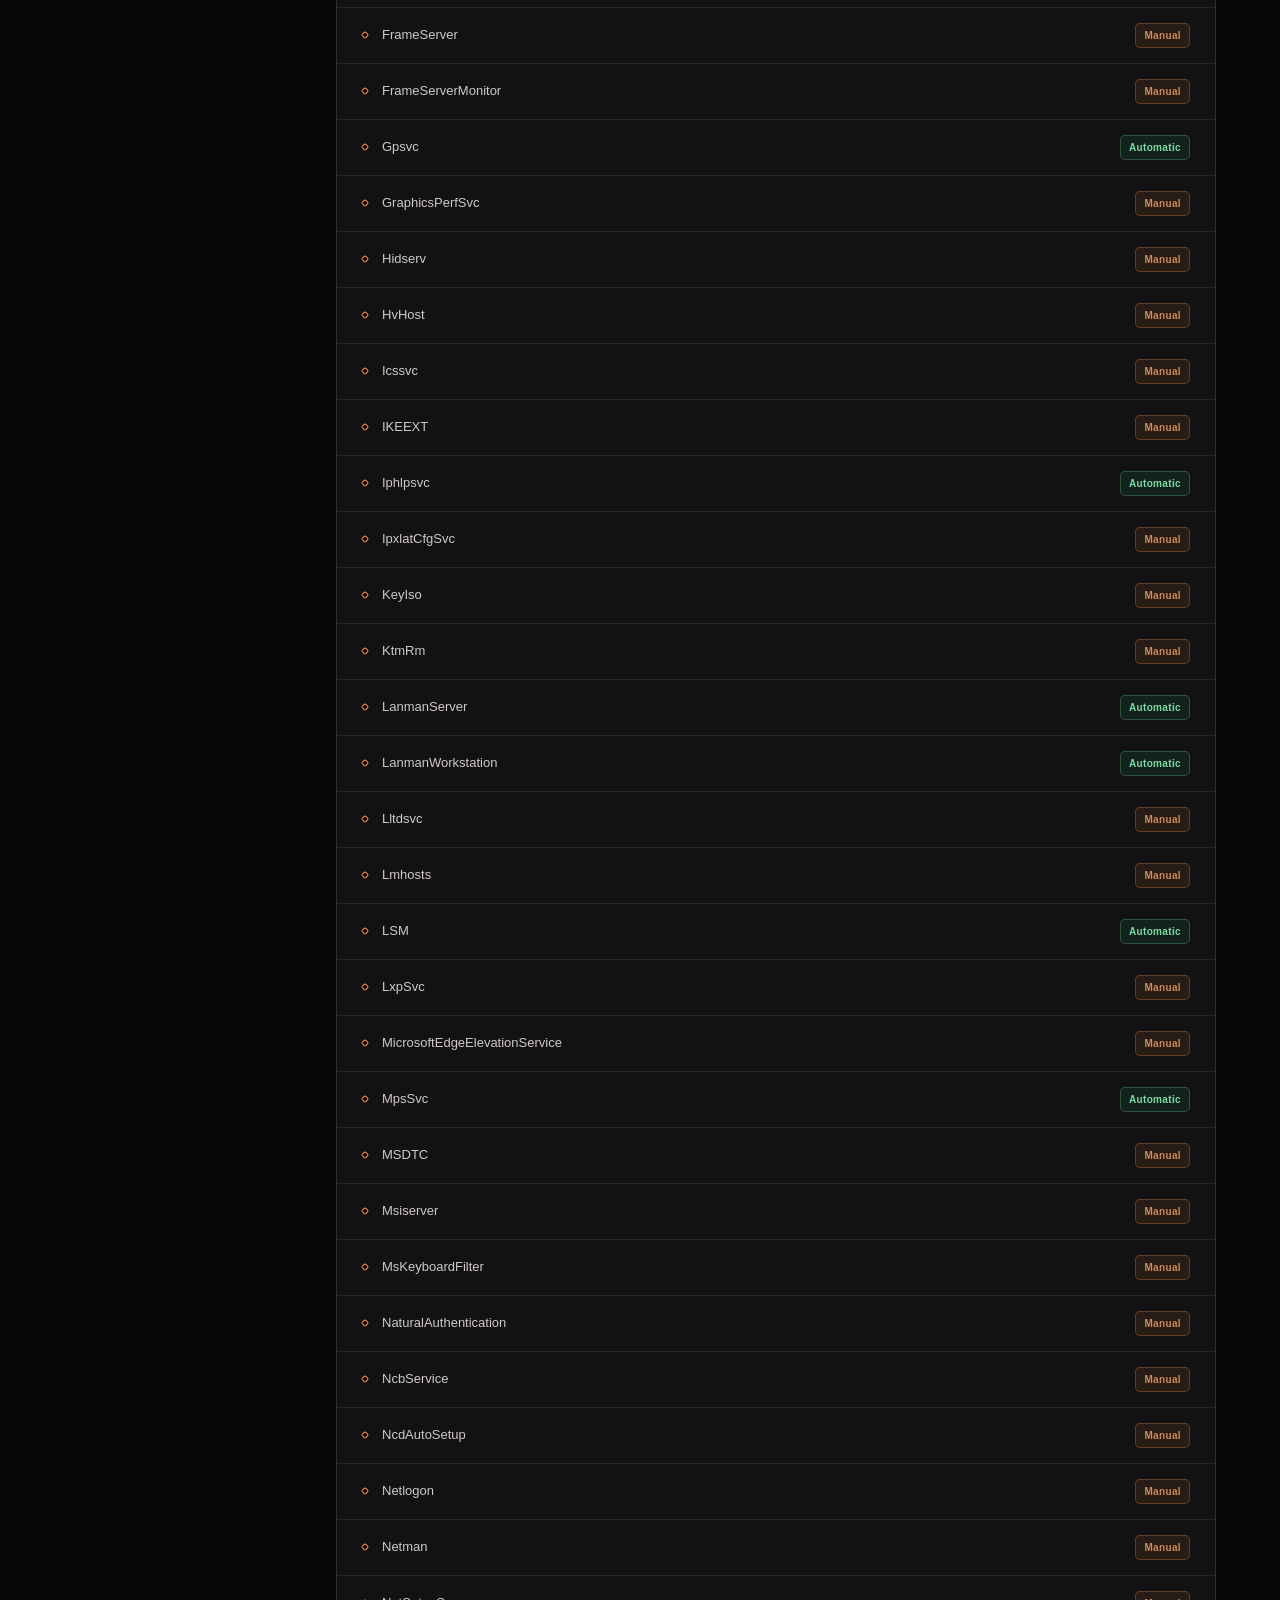
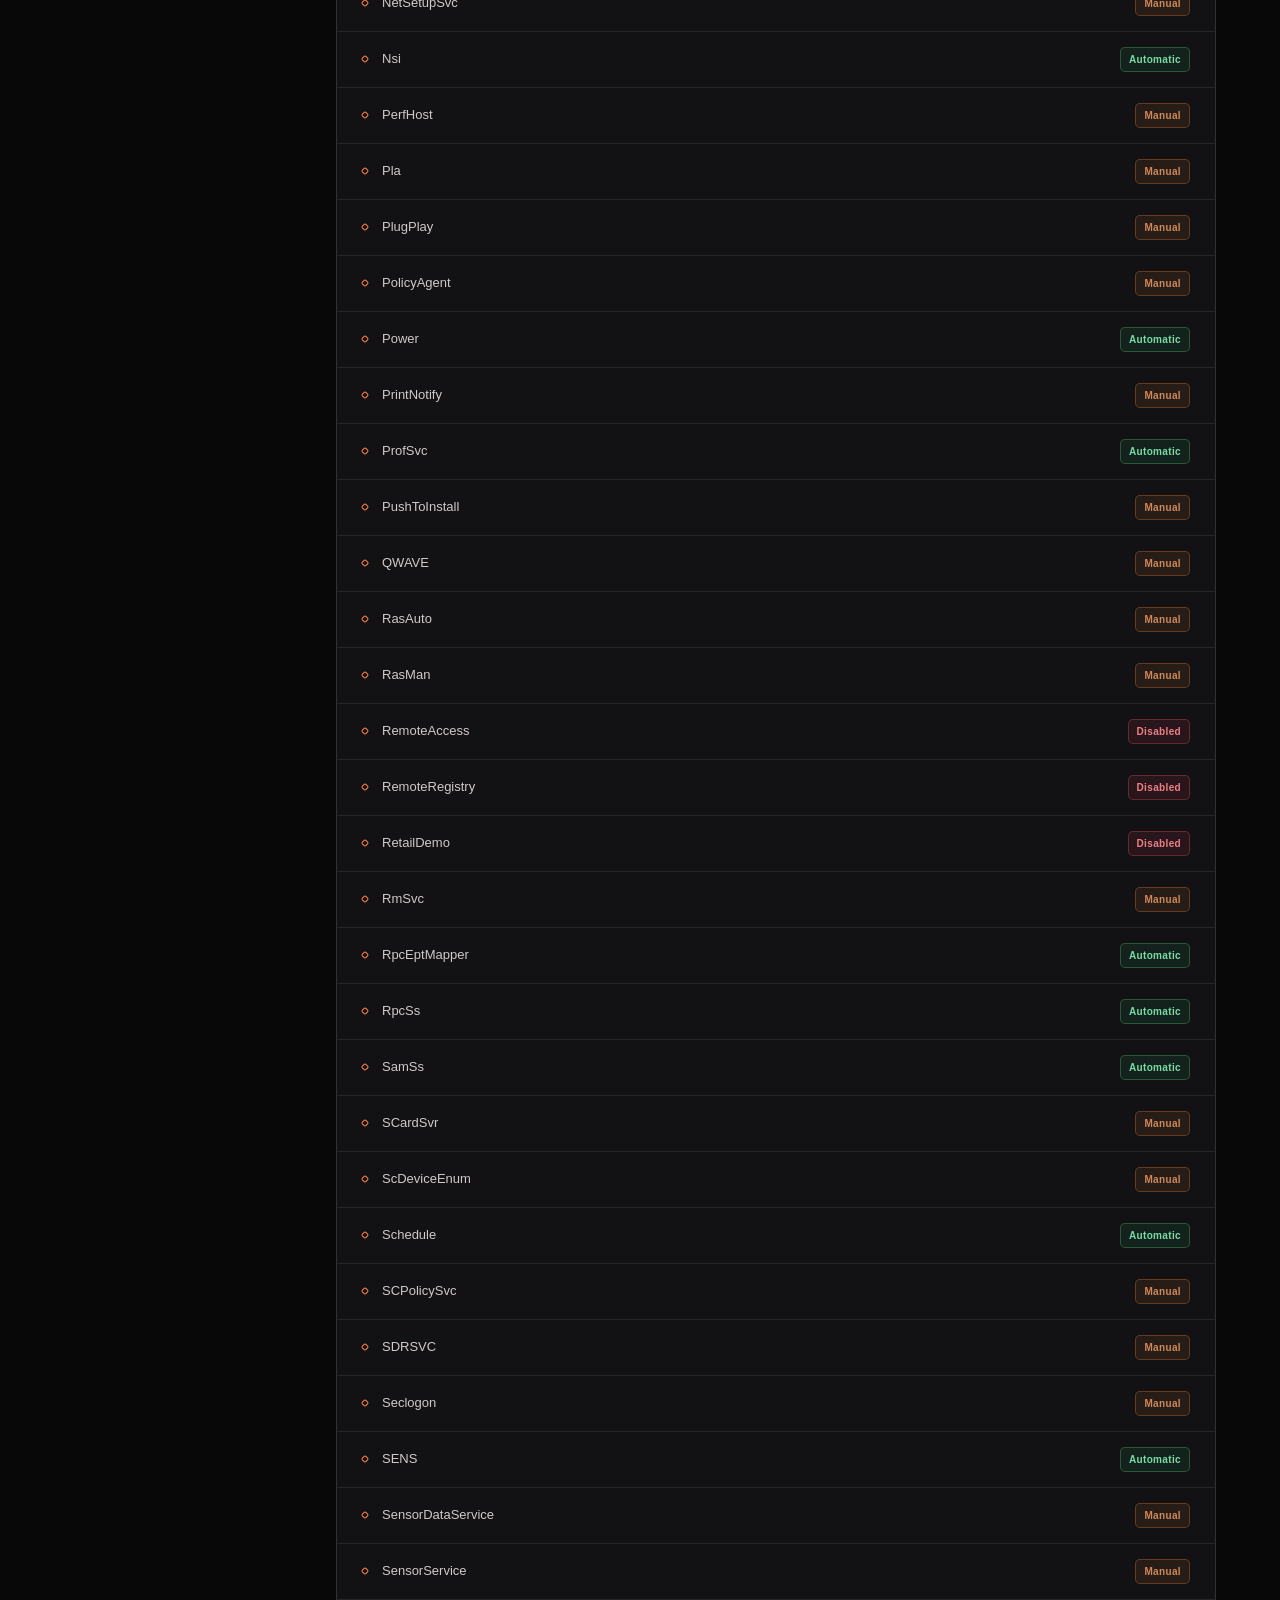
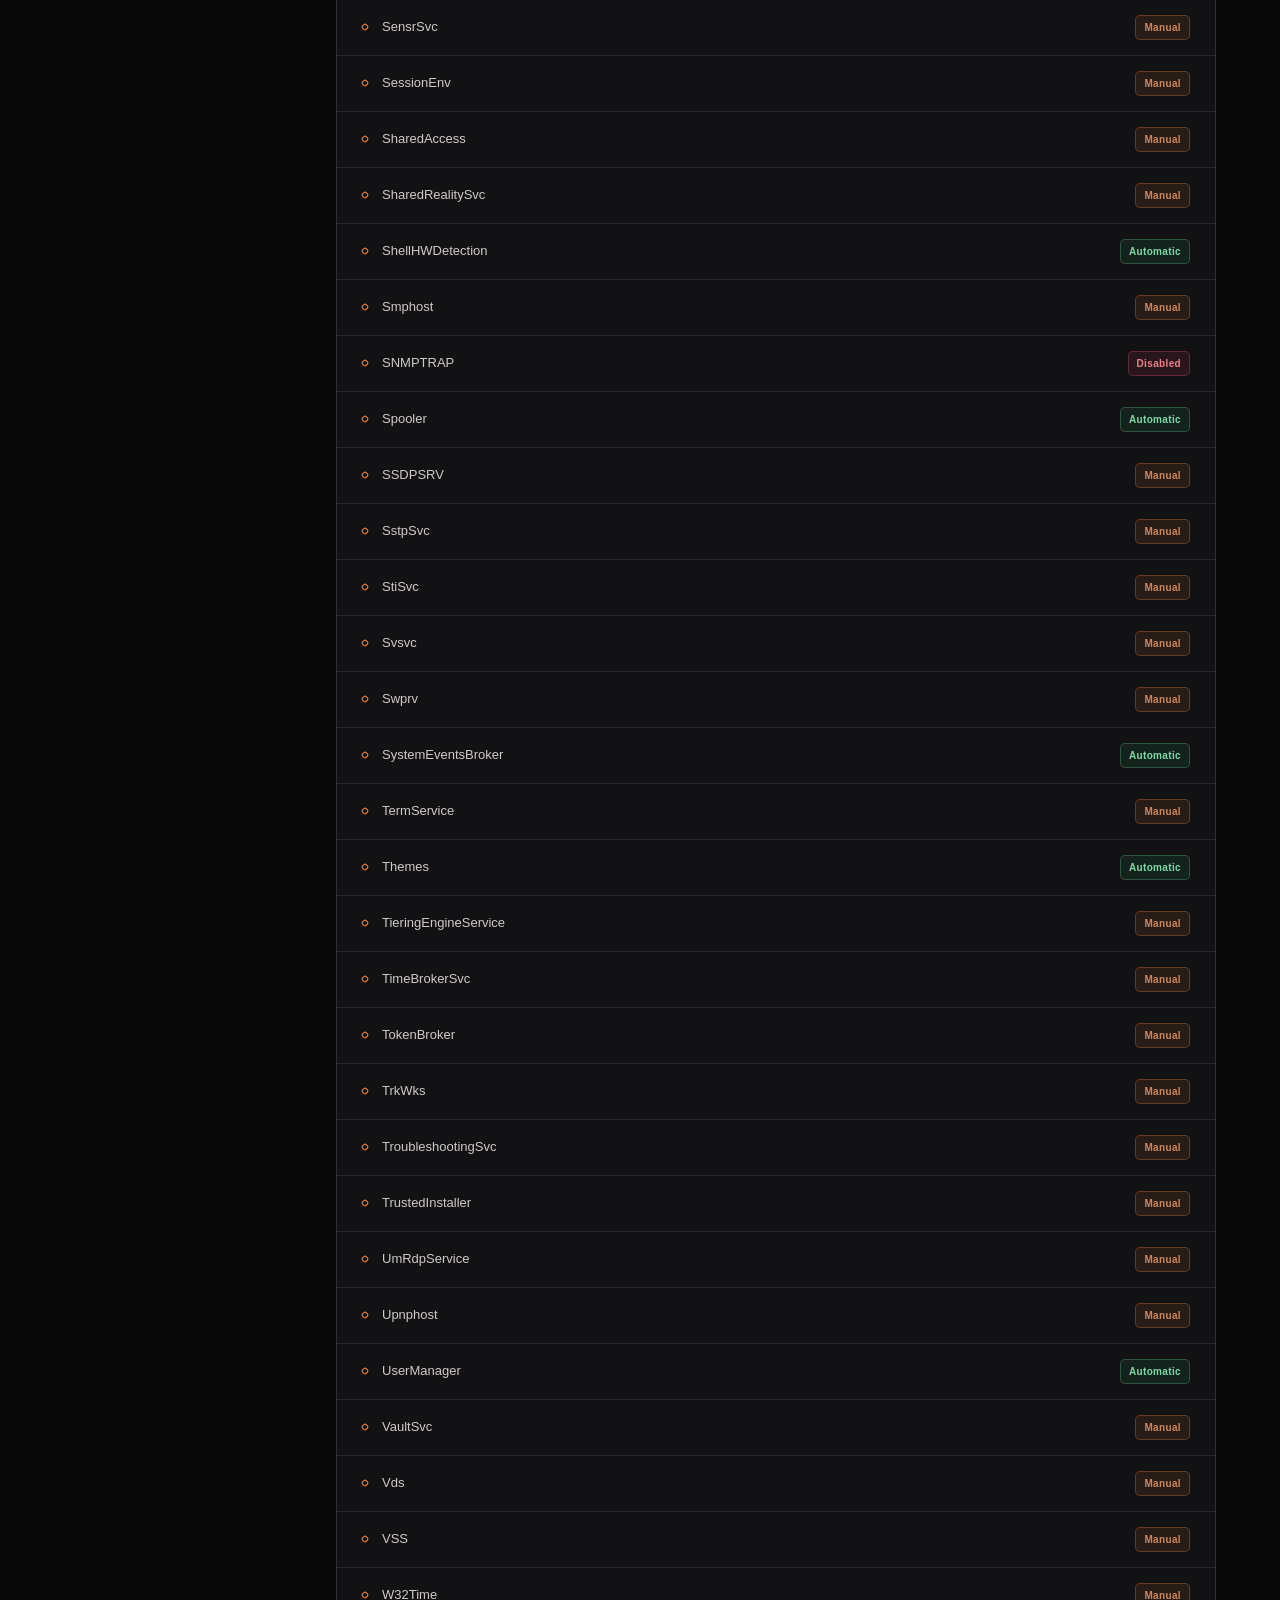
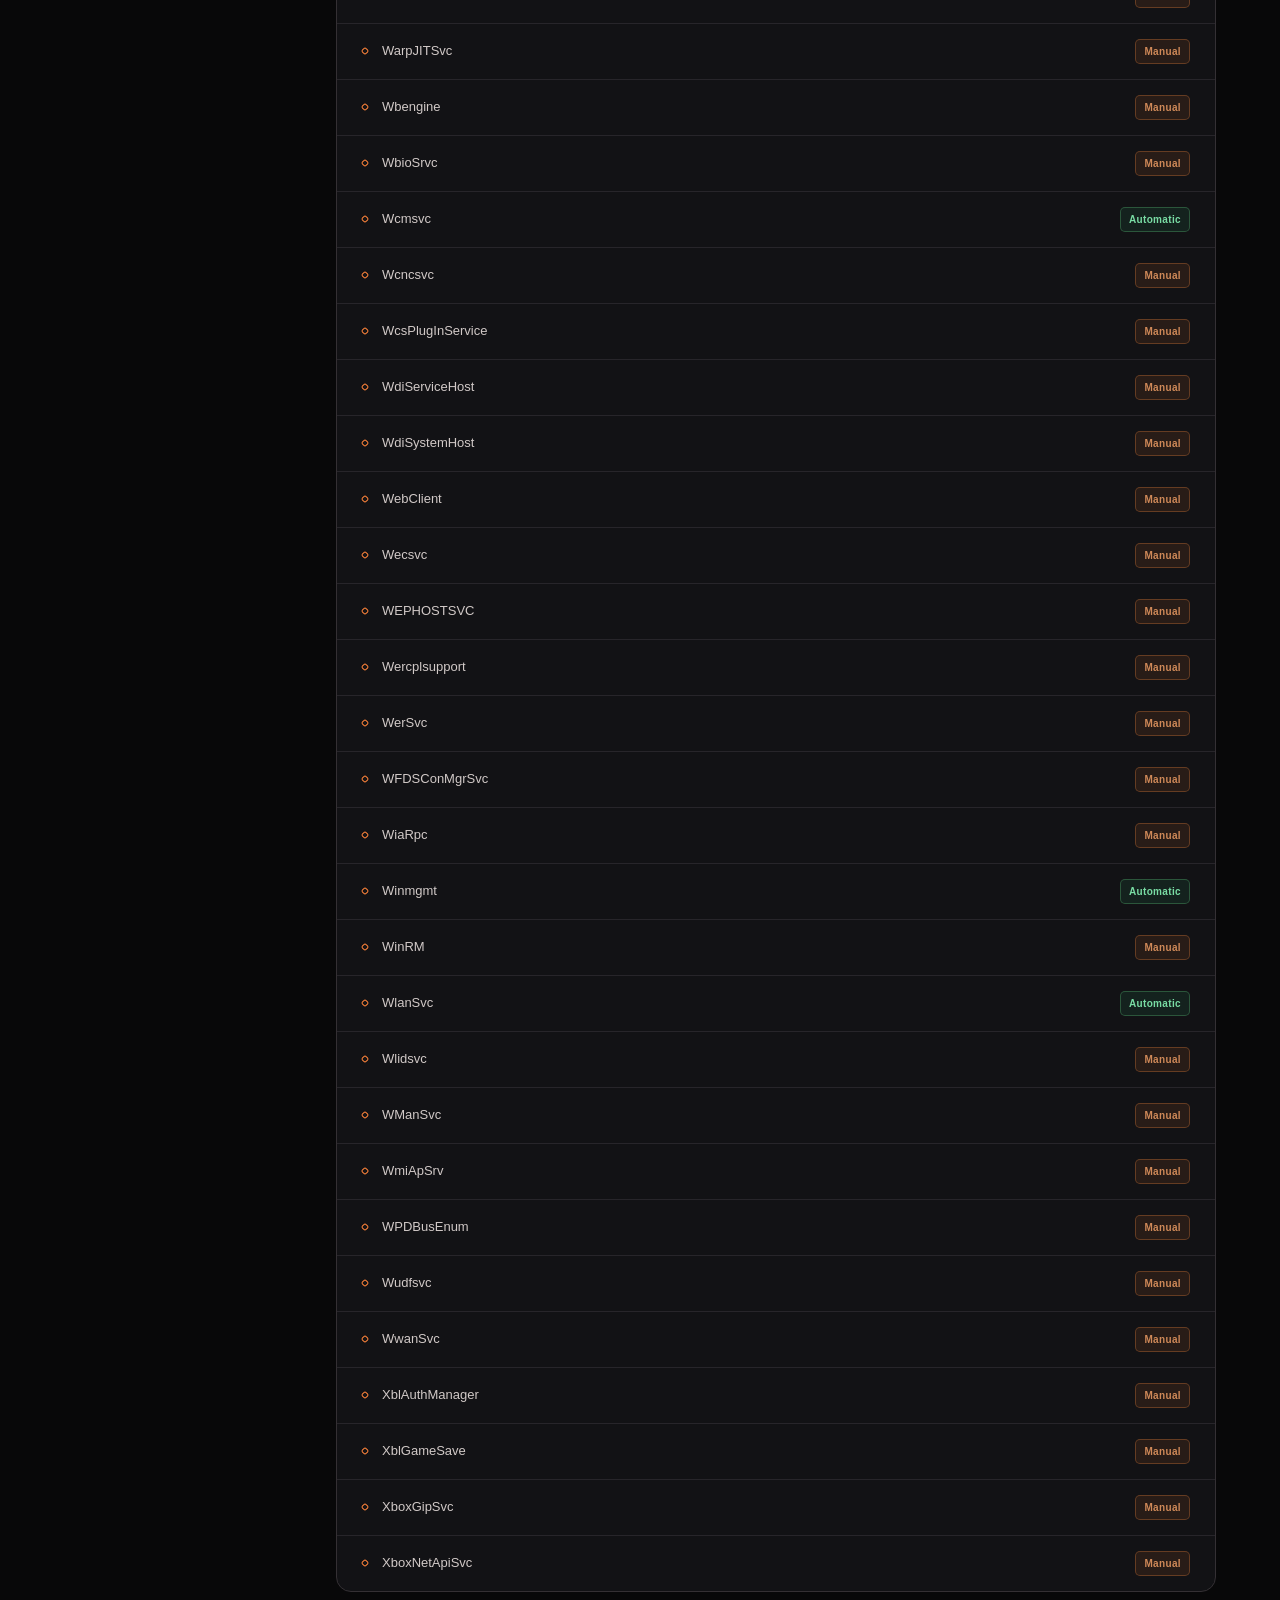
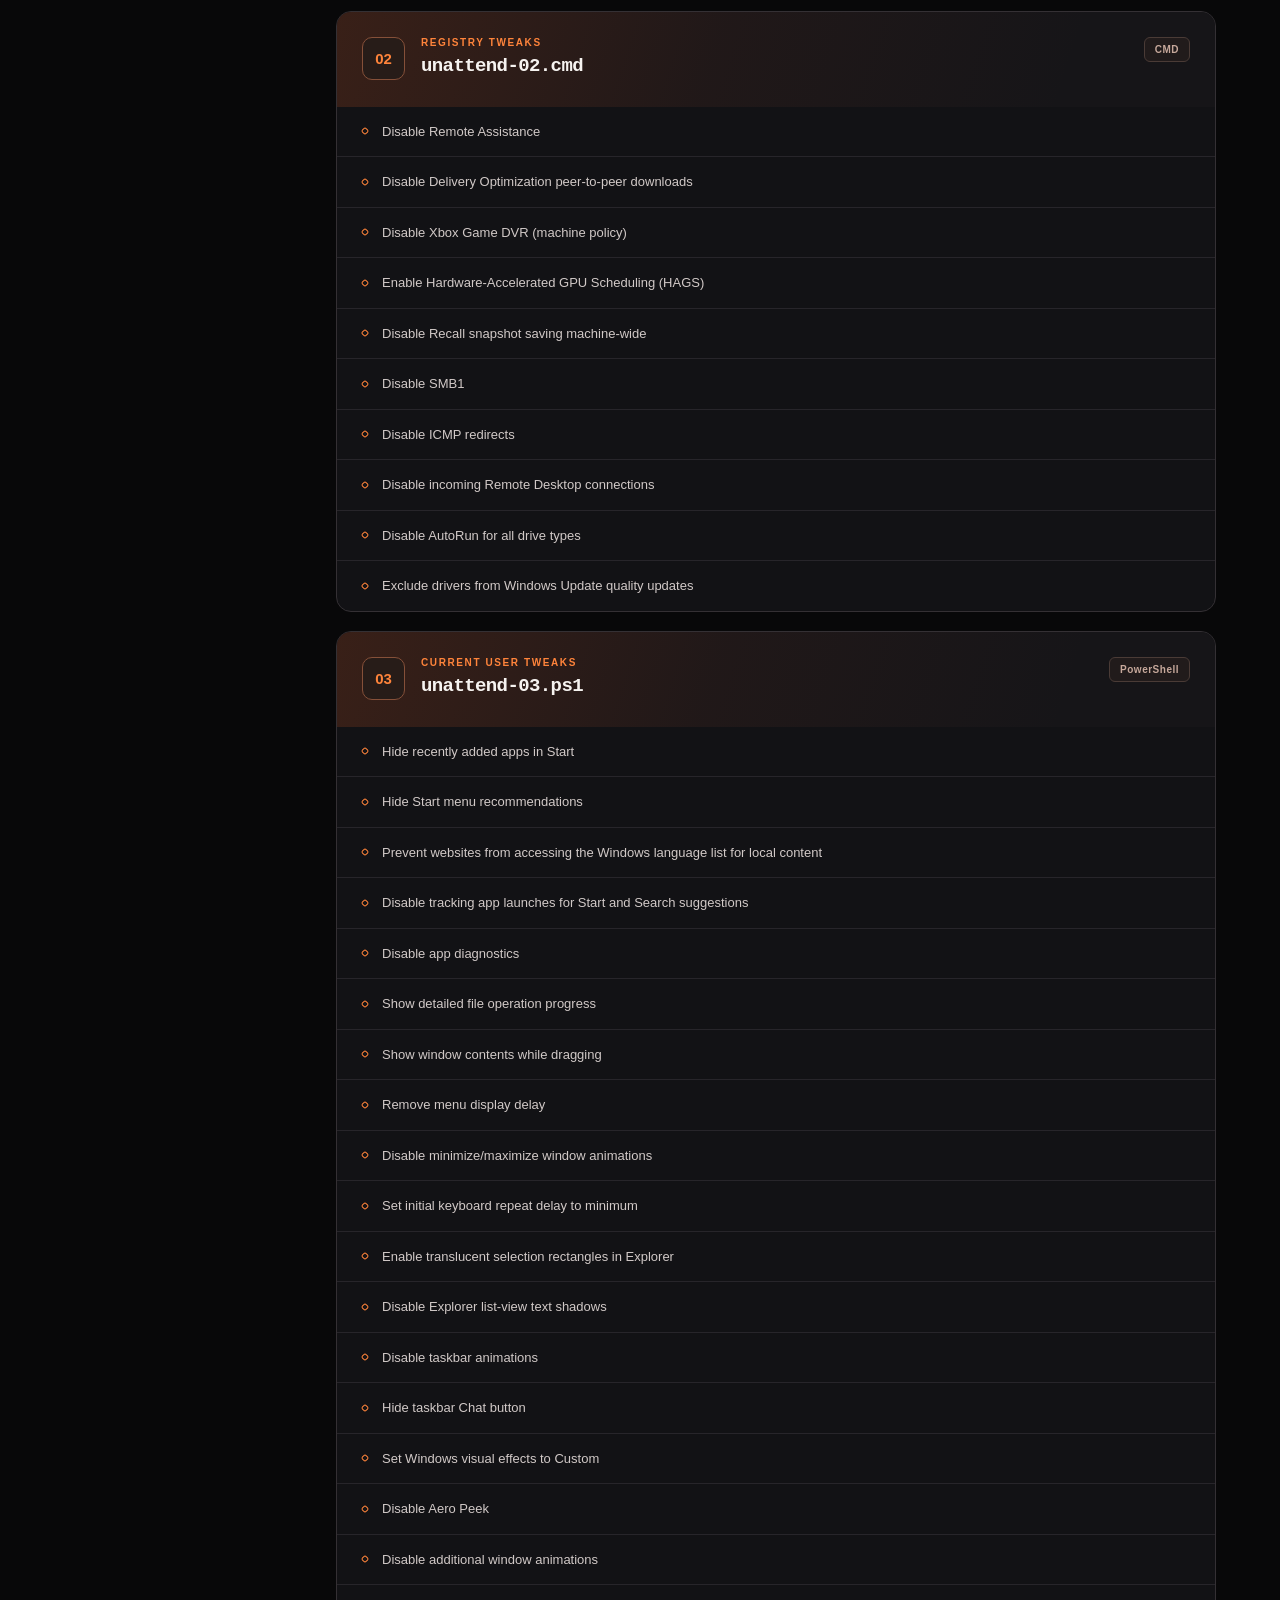
<file: iso-other-people.html>
<!DOCTYPE html>
<html lang="en">
<head>
  <meta charset="utf-8">
  <meta name="viewport" content="width=device-width, initial-scale=1">
  <meta name="theme-color" content="#080809">
  <title>Other People ISO | Justin's Windows Lab</title>
  <link rel="stylesheet" href="styles.css">
  <script src="site.js" defer></script>
</head>
<body>
  <div class="layout">
    <aside class="sidebar" id="main-navigation" aria-label="Main navigation">
      <a class="brand" href="index.html" aria-label="Justin's Windows Lab home"><span class="brand-logo"><span></span></span><span><strong class="brand-name">Justin's Windows Lab</strong></span></a>
      <div class="overview"><a href="index.html" class=""><span class="overview-icon" aria-hidden="true">⌗</span>Home</a></div>
      <!-- Static navigation: always visible; no expand/collapse controls. -->
      <div class="nav-group nav-static">
        <a class="group-link active" href="iso.html"><span class="mini-icon" aria-hidden="true">▣</span>ISOS</a>
        <div class="nav-children">
          <a class="nav-link" href="iso-personal.html">Personal</a>
          <a class="nav-link active" href="iso-other-people.html" aria-current="page">Other People</a>
        </div>
      </div>
      <div class="nav-group nav-static">
        <a class="group-link" href="builds.html"><span class="mini-icon" aria-hidden="true">◈</span>PERSONAL BUILDS</a>
        <div class="nav-children">
          <a class="nav-link" href="build-14900ks-4090.html">14900KS-4090</a>
          <a class="nav-link" href="build-9950x3d-4090.html">9950X3D-4090</a>
          <a class="nav-link" href="build-13600kf-3080ti.html">13600KF-3080Ti</a>
        </div>
      </div>
      <div class="nav-group nav-static">
        <span class="group-link group-heading"><span class="mini-icon" aria-hidden="true">≡</span>GUIDE</span>
        <div class="nav-children">
          <a class="nav-link" href="guide-installing.html">Installing Windows</a>
        </div>
      </div>
    </aside>
    <div class="scrim" aria-hidden="true"></div>
    <main class="main">
      <header class="topbar">
        <button class="menu-button" type="button" aria-label="Open navigation" aria-controls="main-navigation" aria-expanded="false">☰</button>
        <a class="mobile-brand" href="index.html">Justin's Windows Lab</a>
      </header>
      <div class="content personal-iso-page">
        <h1>Other People <span class="accent">Windows ISO</span></h1>
        <!-- CHANGE THIS INTRODUCTION any time you want. -->
        <p class="personal-lead">Windows 11 25H2 optimized for gaming and system responsiveness with less aggressive Windows registry, settings, and services tweaks</p>

        <!-- ===================================================
             SECTION 01 — SCREENSHOT GALLERY (12 PICTURES)
             Images are stored at pics/other/1.png through 12.png.
             To replace an image, overwrite its matching PNG file.
             Keep the names 1.png, 2.png, etc. — no HTML or JS edits
             are needed. Click an image to view it at full size.
        ==================================================== -->
        <section class="iso-section" id="screenshots" data-sidebar-title="Screenshots">
          <div class="iso-section-heading">
            <span class="iso-section-num">01</span>
            <div>
              <h2>Schneegans Answer File Generator Settings Screenshots</h2>
              <p>Screenshots of answer file configuration</p>
            </div>
          </div>

          <div class="screenshot-gallery" aria-label="Answer file screenshot gallery">
            <div class="gallery-header">
              <span class="gallery-header-title"><span class="gallery-light"></span> IMAGE GALLERY</span>
              <span class="gallery-counter" aria-live="polite">01 / 12</span>
            </div>
            <div class="gallery-stage">
              <!-- SCREENSHOT 01 — replace pics/other/1.png with your own file whenever you want. -->
              <div class="gallery-slide is-active" data-slide="0">
                <a href="pics/other/1.png" target="_blank" rel="noopener noreferrer" aria-label="Open screenshot 1 full size">
                  <img class="gallery-img" src="pics/other/1.png" alt="Windows answer file generator screenshot 1 of 12" loading="eager">
                </a>
              </div>
              <!-- SCREENSHOT 02 — replace pics/other/2.png with your own file whenever you want. -->
              <div class="gallery-slide" data-slide="1" hidden>
                <a href="pics/other/2.png" target="_blank" rel="noopener noreferrer" aria-label="Open screenshot 2 full size">
                  <img class="gallery-img" src="pics/other/2.png" alt="Windows answer file generator screenshot 2 of 12" loading="lazy">
                </a>
              </div>
              <!-- SCREENSHOT 03 — replace pics/other/3.png with your own file whenever you want. -->
              <div class="gallery-slide" data-slide="2" hidden>
                <a href="pics/other/3.png" target="_blank" rel="noopener noreferrer" aria-label="Open screenshot 3 full size">
                  <img class="gallery-img" src="pics/other/3.png" alt="Windows answer file generator screenshot 3 of 12" loading="lazy">
                </a>
              </div>
              <!-- SCREENSHOT 04 — replace pics/other/4.png with your own file whenever you want. -->
              <div class="gallery-slide" data-slide="3" hidden>
                <a href="pics/other/4.png" target="_blank" rel="noopener noreferrer" aria-label="Open screenshot 4 full size">
                  <img class="gallery-img" src="pics/other/4.png" alt="Windows answer file generator screenshot 4 of 12" loading="lazy">
                </a>
              </div>
              <!-- SCREENSHOT 05 — replace pics/other/5.png with your own file whenever you want. -->
              <div class="gallery-slide" data-slide="4" hidden>
                <a href="pics/other/5.png" target="_blank" rel="noopener noreferrer" aria-label="Open screenshot 5 full size">
                  <img class="gallery-img" src="pics/other/5.png" alt="Windows answer file generator screenshot 5 of 12" loading="lazy">
                </a>
              </div>
              <!-- SCREENSHOT 06 — replace pics/other/6.png with your own file whenever you want. -->
              <div class="gallery-slide" data-slide="5" hidden>
                <a href="pics/other/6.png" target="_blank" rel="noopener noreferrer" aria-label="Open screenshot 6 full size">
                  <img class="gallery-img" src="pics/other/6.png" alt="Windows answer file generator screenshot 6 of 12" loading="lazy">
                </a>
              </div>
              <!-- SCREENSHOT 07 — replace pics/other/7.png with your own file whenever you want. -->
              <div class="gallery-slide" data-slide="6" hidden>
                <a href="pics/other/7.png" target="_blank" rel="noopener noreferrer" aria-label="Open screenshot 7 full size">
                  <img class="gallery-img" src="pics/other/7.png" alt="Windows answer file generator screenshot 7 of 12" loading="lazy">
                </a>
              </div>
              <!-- SCREENSHOT 08 — replace pics/other/8.png with your own file whenever you want. -->
              <div class="gallery-slide" data-slide="7" hidden>
                <a href="pics/other/8.png" target="_blank" rel="noopener noreferrer" aria-label="Open screenshot 8 full size">
                  <img class="gallery-img" src="pics/other/8.png" alt="Windows answer file generator screenshot 8 of 12" loading="lazy">
                </a>
              </div>
              <!-- SCREENSHOT 09 — replace pics/other/9.png with your own file whenever you want. -->
              <div class="gallery-slide" data-slide="8" hidden>
                <a href="pics/other/9.png" target="_blank" rel="noopener noreferrer" aria-label="Open screenshot 9 full size">
                  <img class="gallery-img" src="pics/other/9.png" alt="Windows answer file generator screenshot 9 of 12" loading="lazy">
                </a>
              </div>
              <!-- SCREENSHOT 10 — replace pics/other/10.png with your own file whenever you want. -->
              <div class="gallery-slide" data-slide="9" hidden>
                <a href="pics/other/10.png" target="_blank" rel="noopener noreferrer" aria-label="Open screenshot 10 full size">
                  <img class="gallery-img" src="pics/other/10.png" alt="Windows answer file generator screenshot 10 of 12" loading="lazy">
                </a>
              </div>
              <!-- SCREENSHOT 11 — replace pics/other/11.png with your own file whenever you want. -->
              <div class="gallery-slide" data-slide="10" hidden>
                <a href="pics/other/11.png" target="_blank" rel="noopener noreferrer" aria-label="Open screenshot 11 full size">
                  <img class="gallery-img" src="pics/other/11.png" alt="Windows answer file generator screenshot 11 of 12" loading="lazy">
                </a>
              </div>
              <!-- SCREENSHOT 12 — replace pics/other/12.png with your own file whenever you want. -->
              <div class="gallery-slide" data-slide="11" hidden>
                <a href="pics/other/12.png" target="_blank" rel="noopener noreferrer" aria-label="Open screenshot 12 full size">
                  <img class="gallery-img" src="pics/other/12.png" alt="Windows answer file generator screenshot 12 of 12" loading="lazy">
                </a>
              </div>
              <button class="gallery-arrow gallery-prev" type="button" aria-label="Previous screenshot">&#8592;</button>
              <button class="gallery-arrow gallery-next" type="button" aria-label="Next screenshot">&#8594;</button>
            </div>
            <!-- Compact number selector: 6 columns on desktop / 4 on mobile. -->
            <div class="gallery-tabs" role="group" aria-label="Choose screenshot">
              <button class="gallery-tab is-active" type="button" data-gallery-index="0" aria-label="Show screenshot 01" aria-pressed="true"><span>01</span></button>
              <button class="gallery-tab" type="button" data-gallery-index="1" aria-label="Show screenshot 02" aria-pressed="false"><span>02</span></button>
              <button class="gallery-tab" type="button" data-gallery-index="2" aria-label="Show screenshot 03" aria-pressed="false"><span>03</span></button>
              <button class="gallery-tab" type="button" data-gallery-index="3" aria-label="Show screenshot 04" aria-pressed="false"><span>04</span></button>
              <button class="gallery-tab" type="button" data-gallery-index="4" aria-label="Show screenshot 05" aria-pressed="false"><span>05</span></button>
              <button class="gallery-tab" type="button" data-gallery-index="5" aria-label="Show screenshot 06" aria-pressed="false"><span>06</span></button>
              <button class="gallery-tab" type="button" data-gallery-index="6" aria-label="Show screenshot 07" aria-pressed="false"><span>07</span></button>
              <button class="gallery-tab" type="button" data-gallery-index="7" aria-label="Show screenshot 08" aria-pressed="false"><span>08</span></button>
              <button class="gallery-tab" type="button" data-gallery-index="8" aria-label="Show screenshot 09" aria-pressed="false"><span>09</span></button>
              <button class="gallery-tab" type="button" data-gallery-index="9" aria-label="Show screenshot 10" aria-pressed="false"><span>10</span></button>
              <button class="gallery-tab" type="button" data-gallery-index="10" aria-label="Show screenshot 11" aria-pressed="false"><span>11</span></button>
              <button class="gallery-tab" type="button" data-gallery-index="11" aria-label="Show screenshot 12" aria-pressed="false"><span>12</span></button>
            </div>
          </div>
        </section>

        <!-- ===================================================
             SECTION 02 — WEBSITE / GENERATOR SETTINGS
             To add an item, COPY one entire <li> ... </li> line.
             No search bar, filtering, or configuration data is built in.
        ==================================================== -->
        <section class="iso-section" id="generator-settings" data-sidebar-title="Generator Settings">
          <div class="iso-section-heading">
            <span class="iso-section-num">02</span>
            <div>
              <h2>Schneegans Answer File Generator Settings</h2>
              <p>List of website specific tweaks, apps removed, and scripts in the answer file</p>
            </div>
          </div>

          <article class="iso-note-card">
            <span class="note-eyebrow">OVERVIEW</span>
            <h3>Generator Settings</h3>
            <p>List of website specific tweaks, apps removed, and scripts in the answer file</p>
          </article>

          <!-- GROUP 1: WEBSITE / SETUP OPTIONS -->
          <article class="inventory-panel" id="generator-tweaks" data-sidebar-title="Tweaks">
            <div class="inventory-heading"><div><span class="inventory-category">GENERATOR / TWEAKS</span><h3>Tweaks</h3></div><span></span></div>
            <ul class="inventory-list">
              <li><span class="row-marker"></span><span>Bypass Windows 11 requirements check (TPM, Secure Boot, etc.)</span></li>
              <li><span class="row-marker"></span><span>No Microsoft account (Offline user only)</span></li>
              <li><span class="row-marker"></span><span>Passwords don't expire</span></li>
              <li><span class="row-marker"></span><span>Always show file extensions</span></li>
              <li><span class="row-marker"></span><span>Show "End task" command in the taskbar</span></li>
              <li><span class="row-marker"></span><span>Do not show Bing results when searching in the Start menu or the search box</span></li>
              <li><span class="row-marker"></span><span>Remove all pins from start menu</span></li>
              <li><span class="row-marker"></span><span>Disable Fast Startup</span></li>
              <li><span class="row-marker"></span><span>Enable long paths</span></li>
              <li><span class="row-marker"></span><span>Do not update Last Access Time stamp</span></li>
              <li><span class="row-marker"></span><span>Prevent Windows Update from rebooting your computer</span></li>
              <li><span class="row-marker"></span><span>Disable app suggestions / Content Delivery Manager</span></li>
              <li><span class="row-marker"></span><span>Prevent device encryption (Bitlocker)</span></li>
              <li><span class="row-marker"></span><span>Hide Edge First Run Experience</span></li>
              <li><span class="row-marker"></span><span>Disable Edge Startup Boost and Background mode</span></li>
              <li><span class="row-marker"></span><span>Disable the "Enhance Pointer Precision" mouse setting</span></li>
              <li><span class="row-marker"></span><span>Delete empty C:\Windows.old folder</span></li>
              <li><span class="row-marker"></span><span>Disable automatic sign-on of last user after a restart</span></li>
              <li><span class="row-marker"></span><span>Disable Windows Platform Binary Table (WPBT) execution</span></li>
              <li><span class="row-marker"></span><span>Audit process creation events (Event Viewer)</span></li>
              <li><span class="row-marker"></span><span>Disable core isolation</span></li>
              <li><span class="row-marker"></span><span>Disable all express settings (Diagnostic data, personalized input, location history)</span></li>
              <li><span class="row-marker"></span><span>Num Lock on at startup</span></li>
              <li><span class="row-marker"></span><span>Disable Sticky keys altogether</span></li>
            </ul>
          </article>

          <!-- GROUP 2: REMOVED APPS -->
          <article class="inventory-panel" id="generator-removed-apps" data-sidebar-title="Removed Apps">
            <div class="inventory-heading"><div><span class="inventory-category">GENERATOR / REMOVED APPS</span><h3>Removed Applications</h3></div><span></span></div>
            <ul class="inventory-list">            
              <li><span class="row-marker"></span><span>3D Viewer</span></li>
              <li><span class="row-marker"></span><span>Bing Search</span></li>
              <li><span class="row-marker"></span><span>Copilot</span></li>
              <li><span class="row-marker"></span><span>Cortana</span></li>
              <li><span class="row-marker"></span><span>Dev Home</span></li>
              <li><span class="row-marker"></span><span>Facial recognition (Windows Hello)</span></li>
              <li><span class="row-marker"></span><span>Family</span></li>
              <li><span class="row-marker"></span><span>Feedback Hub</span></li>
              <li><span class="row-marker"></span><span>Game Assist</span></li>
              <li><span class="row-marker"></span><span>Get Help</span></li>
              <li><span class="row-marker"></span><span>Handwriting (all languages)</span></li>
              <li><span class="row-marker"></span><span>Internet Explorer</span></li>
              <li><span class="row-marker"></span><span>Mail and Calendar</span></li>
              <li><span class="row-marker"></span><span>Maps</span></li>
              <li><span class="row-marker"></span><span>Math Input Panel</span></li>
              <li><span class="row-marker"></span><span>Mixed Reality</span></li>
              <li><span class="row-marker"></span><span>Movies &amp; TV</span></li>
              <li><span class="row-marker"></span><span>Office 365</span></li>
              <li><span class="row-marker"></span><span>OneDrive</span></li>
              <li><span class="row-marker"></span><span>OneNote</span></li>
              <li><span class="row-marker"></span><span>OneSync</span></li>
              <li><span class="row-marker"></span><span>Outlook for Windows</span></li>
              <li><span class="row-marker"></span><span>People</span></li>
              <li><span class="row-marker"></span><span>Power Automate</span></li>
              <li><span class="row-marker"></span><span>PowerShell 2.0</span></li>
              <li><span class="row-marker"></span><span>PowerShell ISE</span></li>
              <li><span class="row-marker"></span><span>Quick Assist</span></li>
              <li><span class="row-marker"></span><span>Recall</span></li>
              <li><span class="row-marker"></span><span>Remote Desktop Client</span></li>
              <li><span class="row-marker"></span><span>Skype</span></li>
              <li><span class="row-marker"></span><span>Solitaire Collection</span></li>
              <li><span class="row-marker"></span><span>Speech (all languages)</span></li>
              <li><span class="row-marker"></span><span>Steps Recorder</span></li>
              <li><span class="row-marker"></span><span>Teams</span></li>
              <li><span class="row-marker"></span><span>Tips</span></li>
              <li><span class="row-marker"></span><span>To Do</span></li>
              <li><span class="row-marker"></span><span>Wallet</span></li>
              <li><span class="row-marker"></span><span>Windows Media Player (classic)</span></li>
              <li><span class="row-marker"></span><span>WordPad</span></li>
            </ul>
          </article>
        </section>

        <!-- ===================================================
             SECTION 03 — SCRIPT FILES
             Four separate panels, in file order.
             Copy an <li> ... </li> line to add one more entry.
             For script 04, replace the temporary filename when you decide.
        ==================================================== -->
        <section class="iso-section scripts-section" id="scripts" data-sidebar-title="Answer File Scripts">
          <div class="iso-section-heading">
            <span class="iso-section-num">03</span>
            <div>
              <h2>Answer File Scripts</h2>
              <p>Additional tweaks to improve Windows</p>
            </div>
          </div>

          <!-- SCRIPT 01 -->
          <article class="script-panel" id="script-01" data-sidebar-title="Services">
            <div class="script-top"><div class="script-index">01</div><div class="script-heading"><span class="script-kicker">CONFIGURE SERVICE STARTUP TYPE</span><h3>unattend-01.ps1</h3></div><span class="script-filetype">PowerShell</span></div>
            <div>
              <ul class="inventory-list">
                <li><span class="row-marker"></span><span>AJRouter</span><span class="item-value status-disabled">Disabled</span></li>
                <li><span class="row-marker"></span><span>ALG</span><span class="item-value status-disabled">Disabled</span></li>
                <li><span class="row-marker"></span><span>Appinfo</span><span class="item-value status-manual">Manual</span></li>
                <li><span class="row-marker"></span><span>AppMgmt</span><span class="item-value status-manual">Manual</span></li>
                <li><span class="row-marker"></span><span>AppReadiness</span><span class="item-value status-manual">Manual</span></li>
                <li><span class="row-marker"></span><span>AssignedAccessManagerSvc</span><span class="item-value status-manual">Manual</span></li>
                <li><span class="row-marker"></span><span>AudioEndpointBuilder</span><span class="item-value status-automatic">Automatic</span></li>
                <li><span class="row-marker"></span><span>Audiosrv</span><span class="item-value status-automatic">Automatic</span></li>
                <li><span class="row-marker"></span><span>BDESVC</span><span class="item-value status-manual">Manual</span></li>
                <li><span class="row-marker"></span><span>BFE</span><span class="item-value status-automatic">Automatic</span></li>
                <li><span class="row-marker"></span><span>BrokerInfrastructure</span><span class="item-value status-automatic">Automatic</span></li>
                <li><span class="row-marker"></span><span>BTAGService</span><span class="item-value status-manual">Manual</span></li>
                <li><span class="row-marker"></span><span>BthAvctpSvc</span><span class="item-value status-manual">Manual</span></li>
                <li><span class="row-marker"></span><span>BthHFSrv</span><span class="item-value status-manual">Manual</span></li>
                <li><span class="row-marker"></span><span>Bthserv</span><span class="item-value status-manual">Manual</span></li>
                <li><span class="row-marker"></span><span>Camsvc</span><span class="item-value status-manual">Manual</span></li>
                <li><span class="row-marker"></span><span>CDPSvc</span><span class="item-value status-automatic">Automatic</span></li>
                <li><span class="row-marker"></span><span>CertPropSvc</span><span class="item-value status-manual">Manual</span></li>
                <li><span class="row-marker"></span><span>Cloudidsvc</span><span class="item-value status-manual">Manual</span></li>
                <li><span class="row-marker"></span><span>COMSysApp</span><span class="item-value status-manual">Manual</span></li>
                <li><span class="row-marker"></span><span>CoreMessagingRegistrar</span><span class="item-value status-automatic">Automatic</span></li>
                <li><span class="row-marker"></span><span>CryptSvc</span><span class="item-value status-automatic">Automatic</span></li>
                <li><span class="row-marker"></span><span>DcomLaunch</span><span class="item-value status-automatic">Automatic</span></li>
                <li><span class="row-marker"></span><span>Defragsvc</span><span class="item-value status-manual">Manual</span></li>
                <li><span class="row-marker"></span><span>DeviceAssociationService</span><span class="item-value status-manual">Manual</span></li>
                <li><span class="row-marker"></span><span>DeviceInstall</span><span class="item-value status-manual">Manual</span></li>
                <li><span class="row-marker"></span><span>DevQueryBroker</span><span class="item-value status-manual">Manual</span></li>
                <li><span class="row-marker"></span><span>Dhcp</span><span class="item-value status-automatic">Automatic</span></li>
                <li><span class="row-marker"></span><span>Diagnosticshub.standardcollector.service</span><span class="item-value status-manual">Manual</span></li>
                <li><span class="row-marker"></span><span>Diagsvc</span><span class="item-value status-manual">Manual</span></li>
                <li><span class="row-marker"></span><span>DiagTrack</span><span class="item-value status-disabled">Disabled</span></li>
                <li><span class="row-marker"></span><span>DialogBlockingService</span><span class="item-value status-disabled">Disabled</span></li>
                <li><span class="row-marker"></span><span>DispBrokerDesktopSvc</span><span class="item-value status-automatic">Automatic</span></li>
                <li><span class="row-marker"></span><span>DisplayEnhancementService</span><span class="item-value status-manual">Manual</span></li>
                <li><span class="row-marker"></span><span>DmEnrollmentSvc</span><span class="item-value status-manual">Manual</span></li>
                <li><span class="row-marker"></span><span>Dmwappushservice</span><span class="item-value status-manual">Manual</span></li>
                <li><span class="row-marker"></span><span>Dnscache</span><span class="item-value status-automatic">Automatic</span></li>
                <li><span class="row-marker"></span><span>Dot3svc</span><span class="item-value status-manual">Manual</span></li>
                <li><span class="row-marker"></span><span>DPS</span><span class="item-value status-automatic">Automatic</span></li>
                <li><span class="row-marker"></span><span>DsmSvc</span><span class="item-value status-manual">Manual</span></li>
                <li><span class="row-marker"></span><span>DsSvc</span><span class="item-value status-manual">Manual</span></li>
                <li><span class="row-marker"></span><span>EapHost</span><span class="item-value status-manual">Manual</span></li>
                <li><span class="row-marker"></span><span>Edgeupdatem</span><span class="item-value status-manual">Manual</span></li>
                <li><span class="row-marker"></span><span>EFS</span><span class="item-value status-manual">Manual</span></li>
                <li><span class="row-marker"></span><span>Embeddedmode</span><span class="item-value status-manual">Manual</span></li>
                <li><span class="row-marker"></span><span>EntAppSvc</span><span class="item-value status-manual">Manual</span></li>
                <li><span class="row-marker"></span><span>EventLog</span><span class="item-value status-automatic">Automatic</span></li>
                <li><span class="row-marker"></span><span>EventSystem</span><span class="item-value status-automatic">Automatic</span></li>
                <li><span class="row-marker"></span><span>Fax</span><span class="item-value status-disabled">Disabled</span></li>
                <li><span class="row-marker"></span><span>FdPHost</span><span class="item-value status-manual">Manual</span></li>
                <li><span class="row-marker"></span><span>FDResPub</span><span class="item-value status-manual">Manual</span></li>
                <li><span class="row-marker"></span><span>Fhsvc</span><span class="item-value status-manual">Manual</span></li>
                <li><span class="row-marker"></span><span>FontCache</span><span class="item-value status-automatic">Automatic</span></li>
                <li><span class="row-marker"></span><span>FrameServer</span><span class="item-value status-manual">Manual</span></li>
                <li><span class="row-marker"></span><span>FrameServerMonitor</span><span class="item-value status-manual">Manual</span></li>
                <li><span class="row-marker"></span><span>Gpsvc</span><span class="item-value status-automatic">Automatic</span></li>
                <li><span class="row-marker"></span><span>GraphicsPerfSvc</span><span class="item-value status-manual">Manual</span></li>
                <li><span class="row-marker"></span><span>Hidserv</span><span class="item-value status-manual">Manual</span></li>
                <li><span class="row-marker"></span><span>HvHost</span><span class="item-value status-manual">Manual</span></li>
                <li><span class="row-marker"></span><span>Icssvc</span><span class="item-value status-manual">Manual</span></li>
                <li><span class="row-marker"></span><span>IKEEXT</span><span class="item-value status-manual">Manual</span></li>
                <li><span class="row-marker"></span><span>Iphlpsvc</span><span class="item-value status-automatic">Automatic</span></li>
                <li><span class="row-marker"></span><span>IpxlatCfgSvc</span><span class="item-value status-manual">Manual</span></li>
                <li><span class="row-marker"></span><span>KeyIso</span><span class="item-value status-manual">Manual</span></li>
                <li><span class="row-marker"></span><span>KtmRm</span><span class="item-value status-manual">Manual</span></li>
                <li><span class="row-marker"></span><span>LanmanServer</span><span class="item-value status-automatic">Automatic</span></li>
                <li><span class="row-marker"></span><span>LanmanWorkstation</span><span class="item-value status-automatic">Automatic</span></li>
                <li><span class="row-marker"></span><span>Lltdsvc</span><span class="item-value status-manual">Manual</span></li>
                <li><span class="row-marker"></span><span>Lmhosts</span><span class="item-value status-manual">Manual</span></li>
                <li><span class="row-marker"></span><span>LSM</span><span class="item-value status-automatic">Automatic</span></li>
                <li><span class="row-marker"></span><span>LxpSvc</span><span class="item-value status-manual">Manual</span></li>
                <li><span class="row-marker"></span><span>MicrosoftEdgeElevationService</span><span class="item-value status-manual">Manual</span></li>
                <li><span class="row-marker"></span><span>MpsSvc</span><span class="item-value status-automatic">Automatic</span></li>
                <li><span class="row-marker"></span><span>MSDTC</span><span class="item-value status-manual">Manual</span></li>
                <li><span class="row-marker"></span><span>Msiserver</span><span class="item-value status-manual">Manual</span></li>
                <li><span class="row-marker"></span><span>MsKeyboardFilter</span><span class="item-value status-manual">Manual</span></li>
                <li><span class="row-marker"></span><span>NaturalAuthentication</span><span class="item-value status-manual">Manual</span></li>
                <li><span class="row-marker"></span><span>NcbService</span><span class="item-value status-manual">Manual</span></li>
                <li><span class="row-marker"></span><span>NcdAutoSetup</span><span class="item-value status-manual">Manual</span></li>
                <li><span class="row-marker"></span><span>Netlogon</span><span class="item-value status-manual">Manual</span></li>
                <li><span class="row-marker"></span><span>Netman</span><span class="item-value status-manual">Manual</span></li>
                <li><span class="row-marker"></span><span>NetSetupSvc</span><span class="item-value status-manual">Manual</span></li>
                <li><span class="row-marker"></span><span>Nsi</span><span class="item-value status-automatic">Automatic</span></li>
                <li><span class="row-marker"></span><span>PerfHost</span><span class="item-value status-manual">Manual</span></li>
                <li><span class="row-marker"></span><span>Pla</span><span class="item-value status-manual">Manual</span></li>
                <li><span class="row-marker"></span><span>PlugPlay</span><span class="item-value status-manual">Manual</span></li>
                <li><span class="row-marker"></span><span>PolicyAgent</span><span class="item-value status-manual">Manual</span></li>
                <li><span class="row-marker"></span><span>Power</span><span class="item-value status-automatic">Automatic</span></li>
                <li><span class="row-marker"></span><span>PrintNotify</span><span class="item-value status-manual">Manual</span></li>
                <li><span class="row-marker"></span><span>ProfSvc</span><span class="item-value status-automatic">Automatic</span></li>
                <li><span class="row-marker"></span><span>PushToInstall</span><span class="item-value status-manual">Manual</span></li>
                <li><span class="row-marker"></span><span>QWAVE</span><span class="item-value status-manual">Manual</span></li>
                <li><span class="row-marker"></span><span>RasAuto</span><span class="item-value status-manual">Manual</span></li>
                <li><span class="row-marker"></span><span>RasMan</span><span class="item-value status-manual">Manual</span></li>
                <li><span class="row-marker"></span><span>RemoteAccess</span><span class="item-value status-disabled">Disabled</span></li>
                <li><span class="row-marker"></span><span>RemoteRegistry</span><span class="item-value status-disabled">Disabled</span></li>
                <li><span class="row-marker"></span><span>RetailDemo</span><span class="item-value status-disabled">Disabled</span></li>
                <li><span class="row-marker"></span><span>RmSvc</span><span class="item-value status-manual">Manual</span></li>
                <li><span class="row-marker"></span><span>RpcEptMapper</span><span class="item-value status-automatic">Automatic</span></li>
                <li><span class="row-marker"></span><span>RpcSs</span><span class="item-value status-automatic">Automatic</span></li>
                <li><span class="row-marker"></span><span>SamSs</span><span class="item-value status-automatic">Automatic</span></li>
                <li><span class="row-marker"></span><span>SCardSvr</span><span class="item-value status-manual">Manual</span></li>
                <li><span class="row-marker"></span><span>ScDeviceEnum</span><span class="item-value status-manual">Manual</span></li>
                <li><span class="row-marker"></span><span>Schedule</span><span class="item-value status-automatic">Automatic</span></li>
                <li><span class="row-marker"></span><span>SCPolicySvc</span><span class="item-value status-manual">Manual</span></li>
                <li><span class="row-marker"></span><span>SDRSVC</span><span class="item-value status-manual">Manual</span></li>
                <li><span class="row-marker"></span><span>Seclogon</span><span class="item-value status-manual">Manual</span></li>
                <li><span class="row-marker"></span><span>SENS</span><span class="item-value status-automatic">Automatic</span></li>
                <li><span class="row-marker"></span><span>SensorDataService</span><span class="item-value status-manual">Manual</span></li>
                <li><span class="row-marker"></span><span>SensorService</span><span class="item-value status-manual">Manual</span></li>
                <li><span class="row-marker"></span><span>SensrSvc</span><span class="item-value status-manual">Manual</span></li>
                <li><span class="row-marker"></span><span>SessionEnv</span><span class="item-value status-manual">Manual</span></li>
                <li><span class="row-marker"></span><span>SharedAccess</span><span class="item-value status-manual">Manual</span></li>
                <li><span class="row-marker"></span><span>SharedRealitySvc</span><span class="item-value status-manual">Manual</span></li>
                <li><span class="row-marker"></span><span>ShellHWDetection</span><span class="item-value status-automatic">Automatic</span></li>
                <li><span class="row-marker"></span><span>Smphost</span><span class="item-value status-manual">Manual</span></li>
                <li><span class="row-marker"></span><span>SNMPTRAP</span><span class="item-value status-disabled">Disabled</span></li>
                <li><span class="row-marker"></span><span>Spooler</span><span class="item-value status-automatic">Automatic</span></li>
                <li><span class="row-marker"></span><span>SSDPSRV</span><span class="item-value status-manual">Manual</span></li>
                <li><span class="row-marker"></span><span>SstpSvc</span><span class="item-value status-manual">Manual</span></li>
                <li><span class="row-marker"></span><span>StiSvc</span><span class="item-value status-manual">Manual</span></li>
                <li><span class="row-marker"></span><span>Svsvc</span><span class="item-value status-manual">Manual</span></li>
                <li><span class="row-marker"></span><span>Swprv</span><span class="item-value status-manual">Manual</span></li>
                <li><span class="row-marker"></span><span>SystemEventsBroker</span><span class="item-value status-automatic">Automatic</span></li>
                <li><span class="row-marker"></span><span>TermService</span><span class="item-value status-manual">Manual</span></li>
                <li><span class="row-marker"></span><span>Themes</span><span class="item-value status-automatic">Automatic</span></li>
                <li><span class="row-marker"></span><span>TieringEngineService</span><span class="item-value status-manual">Manual</span></li>
                <li><span class="row-marker"></span><span>TimeBrokerSvc</span><span class="item-value status-manual">Manual</span></li>
                <li><span class="row-marker"></span><span>TokenBroker</span><span class="item-value status-manual">Manual</span></li>
                <li><span class="row-marker"></span><span>TrkWks</span><span class="item-value status-manual">Manual</span></li>
                <li><span class="row-marker"></span><span>TroubleshootingSvc</span><span class="item-value status-manual">Manual</span></li>
                <li><span class="row-marker"></span><span>TrustedInstaller</span><span class="item-value status-manual">Manual</span></li>
                <li><span class="row-marker"></span><span>UmRdpService</span><span class="item-value status-manual">Manual</span></li>
                <li><span class="row-marker"></span><span>Upnphost</span><span class="item-value status-manual">Manual</span></li>
                <li><span class="row-marker"></span><span>UserManager</span><span class="item-value status-automatic">Automatic</span></li>
                <li><span class="row-marker"></span><span>VaultSvc</span><span class="item-value status-manual">Manual</span></li>
                <li><span class="row-marker"></span><span>Vds</span><span class="item-value status-manual">Manual</span></li>
                <li><span class="row-marker"></span><span>VSS</span><span class="item-value status-manual">Manual</span></li>
                <li><span class="row-marker"></span><span>W32Time</span><span class="item-value status-manual">Manual</span></li>
                <li><span class="row-marker"></span><span>WarpJITSvc</span><span class="item-value status-manual">Manual</span></li>
                <li><span class="row-marker"></span><span>Wbengine</span><span class="item-value status-manual">Manual</span></li>
                <li><span class="row-marker"></span><span>WbioSrvc</span><span class="item-value status-manual">Manual</span></li>
                <li><span class="row-marker"></span><span>Wcmsvc</span><span class="item-value status-automatic">Automatic</span></li>
                <li><span class="row-marker"></span><span>Wcncsvc</span><span class="item-value status-manual">Manual</span></li>
                <li><span class="row-marker"></span><span>WcsPlugInService</span><span class="item-value status-manual">Manual</span></li>
                <li><span class="row-marker"></span><span>WdiServiceHost</span><span class="item-value status-manual">Manual</span></li>
                <li><span class="row-marker"></span><span>WdiSystemHost</span><span class="item-value status-manual">Manual</span></li>
                <li><span class="row-marker"></span><span>WebClient</span><span class="item-value status-manual">Manual</span></li>
                <li><span class="row-marker"></span><span>Wecsvc</span><span class="item-value status-manual">Manual</span></li>
                <li><span class="row-marker"></span><span>WEPHOSTSVC</span><span class="item-value status-manual">Manual</span></li>
                <li><span class="row-marker"></span><span>Wercplsupport</span><span class="item-value status-manual">Manual</span></li>
                <li><span class="row-marker"></span><span>WerSvc</span><span class="item-value status-manual">Manual</span></li>
                <li><span class="row-marker"></span><span>WFDSConMgrSvc</span><span class="item-value status-manual">Manual</span></li>
                <li><span class="row-marker"></span><span>WiaRpc</span><span class="item-value status-manual">Manual</span></li>
                <li><span class="row-marker"></span><span>Winmgmt</span><span class="item-value status-automatic">Automatic</span></li>
                <li><span class="row-marker"></span><span>WinRM</span><span class="item-value status-manual">Manual</span></li>
                <li><span class="row-marker"></span><span>WlanSvc</span><span class="item-value status-automatic">Automatic</span></li>
                <li><span class="row-marker"></span><span>Wlidsvc</span><span class="item-value status-manual">Manual</span></li>
                <li><span class="row-marker"></span><span>WManSvc</span><span class="item-value status-manual">Manual</span></li>
                <li><span class="row-marker"></span><span>WmiApSrv</span><span class="item-value status-manual">Manual</span></li>
                <li><span class="row-marker"></span><span>WPDBusEnum</span><span class="item-value status-manual">Manual</span></li>
                <li><span class="row-marker"></span><span>Wudfsvc</span><span class="item-value status-manual">Manual</span></li>
                <li><span class="row-marker"></span><span>WwanSvc</span><span class="item-value status-manual">Manual</span></li>
                <li><span class="row-marker"></span><span>XblAuthManager</span><span class="item-value status-manual">Manual</span></li>
                <li><span class="row-marker"></span><span>XblGameSave</span><span class="item-value status-manual">Manual</span></li>
                <li><span class="row-marker"></span><span>XboxGipSvc</span><span class="item-value status-manual">Manual</span></li>
                <li><span class="row-marker"></span><span>XboxNetApiSvc</span><span class="item-value status-manual">Manual</span></li>
              </ul>
            </div>
          </article>

          <!-- SCRIPT 02 -->
          <article class="script-panel" id="script-02" data-sidebar-title="Registry Tweaks">
            <div class="script-top"><div class="script-index">02</div><div class="script-heading"><span class="script-kicker">REGISTRY TWEAKS</span><h3>unattend-02.cmd</h3></div><span class="script-filetype">CMD</span></div>
            <div>
              <ul class="inventory-list">
                <li><span class="row-marker"></span><span>Disable Remote Assistance</span></li>
                <li><span class="row-marker"></span><span>Disable Delivery Optimization peer-to-peer downloads</span></li>
                <li><span class="row-marker"></span><span>Disable Xbox Game DVR (machine policy)</span></li>
                <li><span class="row-marker"></span><span>Enable Hardware-Accelerated GPU Scheduling (HAGS)</span></li>
                <li><span class="row-marker"></span><span>Disable Recall snapshot saving machine-wide</span></li>
                <li><span class="row-marker"></span><span>Disable SMB1</span></li>
                <li><span class="row-marker"></span><span>Disable ICMP redirects</span></li>
                <li><span class="row-marker"></span><span>Disable incoming Remote Desktop connections</span></li>
                <li><span class="row-marker"></span><span>Disable AutoRun for all drive types</span></li>
                <li><span class="row-marker"></span><span>Exclude drivers from Windows Update quality updates</span></li>
              </ul>
            </div>
          </article>

          <!-- SCRIPT 03 -->
          <article class="script-panel" id="script-03" data-sidebar-title="User Tweaks">
            <div class="script-top"><div class="script-index">03</div><div class="script-heading"><span class="script-kicker">CURRENT USER TWEAKS</span><h3>unattend-03.ps1</h3></div><span class="script-filetype">PowerShell</span></div>
            <div>
              <ul class="inventory-list">
                <li><span class="row-marker"></span><span>Hide recently added apps in Start</span></li>
                <li><span class="row-marker"></span><span>Hide Start menu recommendations</span></li>
                <li><span class="row-marker"></span><span>Prevent websites from accessing the Windows language list for local content</span></li>
                <li><span class="row-marker"></span><span>Disable tracking app launches for Start and Search suggestions</span></li>
                <li><span class="row-marker"></span><span>Disable app diagnostics</span></li>
                <li><span class="row-marker"></span><span>Show detailed file operation progress</span></li>
                <li><span class="row-marker"></span><span>Show window contents while dragging</span></li>
                <li><span class="row-marker"></span><span>Remove menu display delay</span></li>
                <li><span class="row-marker"></span><span>Disable minimize/maximize window animations</span></li>
                <li><span class="row-marker"></span><span>Set initial keyboard repeat delay to minimum</span></li>
                <li><span class="row-marker"></span><span>Enable translucent selection rectangles in Explorer</span></li>
                <li><span class="row-marker"></span><span>Disable Explorer list-view text shadows</span></li>
                <li><span class="row-marker"></span><span>Disable taskbar animations</span></li>
                <li><span class="row-marker"></span><span>Hide taskbar Chat button</span></li>
                <li><span class="row-marker"></span><span>Set Windows visual effects to Custom</span></li>
                <li><span class="row-marker"></span><span>Disable Aero Peek</span></li>
                <li><span class="row-marker"></span><span>Disable additional window animations</span></li>
                <li><span class="row-marker"></span><span>Show file thumbnails instead of only icons</span></li>
                <li><span class="row-marker"></span><span>Disable menu animations</span></li>
                <li><span class="row-marker"></span><span>Remove Explorer startup delay</span></li>
                <li><span class="row-marker"></span><span>Disable Xbox Game DVR for the current user</span></li>
                <li><span class="row-marker"></span><span>Disable Xbox background capture for the current user</span></li>
                <li><span class="row-marker"></span><span>Enable Windows Game Mode</span></li>
                <li><span class="row-marker"></span><span>Enable optimizations for windowed games</span></li>
                <li><span class="row-marker"></span><span>When Windows detects communication activity, do nothing (no audio ducking)</span></li>
              </ul>
            </div>
          </article>
        </section>

        <!-- ===================================================
             SECTION 04 — CAPTURED WINDOWS IMAGE (WIM)
             Programs and drivers are installed in Windows.
             C:\Tools contains portable files copied into the image.
             Keep these lists separate so you can tell which is which.
             HOW TO EDIT: duplicate one complete <li> ... </li> line.
             All entries below are placeholders, not a real inventory.
        ==================================================== -->
        <section class="iso-section" id="wim-contents" data-sidebar-title="WIM Contents">
          <div class="iso-section-heading">
            <span class="iso-section-num">04</span>
            <div>
              <h2>Windows Image (WIM)</h2>
              <p>Preinstalled programs, portable software (in C:\Tools), and drivers to speed up Windows configuration</p>
            </div>
          </div>

          <!-- OPTIONAL OVERVIEW: edit or delete this box as needed. -->
          <article class="iso-note-card">
            <span class="note-eyebrow">IMAGE OVERVIEW</span>
            <h3>Preconfigured Windows</h3>
            <p>List of preinstalled programs, portable software, and drivers</p>
          </article>

          <!-- WIM GROUP 1: PROGRAMS INSTALLED INTO WINDOWS -->
          <article class="inventory-panel" id="wim-programs" data-sidebar-title="Programs">
            <div class="inventory-heading">
              <div><span class="inventory-category">WIM / INSTALLED</span><h3>Preinstalled Programs</h3></div>
              <span></span>
            </div>
            <ul class="inventory-list">             
              <li><span class="row-marker"></span><span>7-Zip</span></li>
              <li><span class="row-marker"></span><span>AnyBurn</span></li>
              <li><span class="row-marker"></span><span>Bambu Studio</span></li>
              <li><span class="row-marker"></span><span>CrystalDiskInfo</span></li>
              <li><span class="row-marker"></span><span>CrystalDiskMark</span></li>
              <li><span class="row-marker"></span><span>FanControl</span></li>
              <li><span class="row-marker"></span><span>Google Chrome</span></li>
              <li><span class="row-marker"></span><span>HWiNFO64</span></li>
              <li><span class="row-marker"></span><span>Microsoft Edge</span></li>
              <li><span class="row-marker"></span><span>Microsoft GameInput</span></li>
              <li><span class="row-marker"></span><span>Microsoft Visual Studio Code</span></li>
              <li><span class="row-marker"></span><span>Notepad++</span></li>
              <li><span class="row-marker"></span><span>NVCleanstall</span></li>
              <li><span class="row-marker"></span><span>PotPlayer</span></li>
              <li><span class="row-marker"></span><span>Python Launcher</span></li>
              <li><span class="row-marker"></span><span>qBittorrent</span></li>
              <li><span class="row-marker"></span><span>Revo Uninstaller</span></li>
              <li><span class="row-marker"></span><span>VLC Media Player</span></li>
              <li><span class="row-marker"></span><span>WizTree</span></li>
              <li><span class="row-marker"></span><span>CapFrameX</span><span class="item-value status-manual">Test</span></li>
              <li><span class="row-marker"></span><span>Flydigi Space Station</span><span class="item-value status-manual">Test</span></li>
              <li><span class="row-marker"></span><span>GIMP</span><span class="item-value status-manual">Test</span></li>
              <li><span class="row-marker"></span><span>OCCT</span><span class="item-value status-manual">Test</span></li>
              <li><span class="row-marker"></span><span>Office 365</span><span class="item-value status-manual">Test</span></li>
            </ul>
          </article>

          <!-- WIM GROUP 2: PORTABLE PROGRAMS COPIED TO C:\Tools -->
          <article class="inventory-panel" id="wim-tools" data-sidebar-title="Portable Tools">
            <div class="inventory-heading">
              <div><span class="inventory-category">WIM / PORTABLE FILES</span><h3>Portable Tools <span class="wim-path">C:\Tools</span></h3></div>
              <span></span>
            </div>
            <ul class="inventory-list">
              <li><span class="row-marker"></span><span>Microsoft Sysinternals Suite</span></li>
              <li><span class="row-marker"></span><span>Display Driver Uninstaller (DDU)</span><span class="item-value status-manual">Add</span></li>
              <li><span class="row-marker"></span><span>Rufus</span><span class="item-value status-manual">Add</span></li>
              <li><span class="row-marker"></span><span>Ventoy</span><span class="item-value status-manual">Add</span></li>
              <li><span class="row-marker"></span><span>TegraRcmGUI</span><span class="item-value status-manual">Add</span></li>
              <li><span class="row-marker"></span><span>CPU-Z Portable</span><span class="item-value status-manual">Add</span></li>
              <li><span class="row-marker"></span><span>GPU-Z Portable</span><span class="item-value status-manual">Add</span></li>
              <li><span class="row-marker"></span><span>Prime95</span><span class="item-value status-manual">Add</span></li>
              <li><span class="row-marker"></span><span>y-cruncher</span><span class="item-value status-manual">Add</span></li>
              <li><span class="row-marker"></span><span>Karhu RAM Test</span><span class="item-value status-manual">Add</span></li>
              <li><span class="row-marker"></span><span>USB Device Tree Viewer</span><span class="item-value status-manual">Add</span></li>
            </ul>
          </article>

          <!-- WIM GROUP 3: DRIVERS INSTALLED OR INCLUDED WITH WINDOWS -->
          <article class="inventory-panel" id="wim-drivers" data-sidebar-title="Drivers & Runtimes">
            <div class="inventory-heading">
              <div><span class="inventory-category">WIM / DRIVERS</span><h3>Preinstalled Drivers</h3></div>
              <span></span>
            </div>
            <ul class="inventory-list">
              <li><span class="row-marker"></span><span>Microsoft .NET SDK 8.0.425 (x64)</span></li>
              <li><span class="row-marker"></span><span>Microsoft .NET SDK 10.0.401 (x64)</span></li>
              <li><span class="row-marker"></span><span>Microsoft Visual C++ Redistributable v14 (x64)</span></li>
              <li><span class="row-marker"></span><span>Microsoft Visual C++ Redistributable v14 (x86)</span></li>
            </ul>
          </article>
        </section>

        <!-- ===================================================
             DOWNLOADS — PC + LAPTOP (UNNUMBERED OVERVIEW HEADER)
             Four download links are ready to edit. No actual ISO or
             answer files are included in this website ZIP.

             To add local files, put them in a folder called
             downloads/ beside iso-personal.html and use these names:
               personal-pc.iso       personal-laptop.iso
               personal-pc.xml       personal-laptop.xml

             Or change each href below to your own hosted file URL.
             The file names are placeholders until you add the files.
        ==================================================== -->
        <section class="iso-section" id="downloads" data-sidebar-title="Downloads">
          <!-- Same overview header treatment as the WIM Image Overview card. -->
          <article class="iso-note-card">
            <span class="note-eyebrow">DOWNLOADS</span>
            <h3>Windows ISO &amp; Answer Files</h3>
            <p>Choose the PC or laptop version of the Windows ISO or answer file.</p>
          </article>

          <div class="download-panels">
            <!-- WINDOWS ISO LINKS -->
            <article class="inventory-panel download-panel">
              <div class="inventory-heading">
                <div><span class="inventory-category">WINDOWS / ISO</span><h3>Windows ISO</h3></div>
                <span class="download-file-label">ISO</span>
              </div>
              <div class="download-options">
                <!-- CHANGE THIS href when the PC ISO is ready. -->
                <a class="download-option" href="downloads/personal-pc.iso" download>
                  <span class="download-device-icon" aria-hidden="true">▣</span>
                  <span class="download-option-copy"><strong>PC</strong><small>Windows 11 25H2 ISO · Desktop</small></span>
                  <span class="download-option-arrow" aria-hidden="true">↓</span>
                </a>
                <!-- CHANGE THIS href when the laptop ISO is ready. -->
                <a class="download-option" href="downloads/personal-laptop.iso" download>
                  <span class="download-device-icon" aria-hidden="true">▤</span>
                  <span class="download-option-copy"><strong>Laptop</strong><small>Windows 11 25H2 ISO · Laptop</small></span>
                  <span class="download-option-arrow" aria-hidden="true">↓</span>
                </a>
              </div>
            </article>

            <!-- ANSWER FILE LINKS -->
            <article class="inventory-panel download-panel">
              <div class="inventory-heading">
                <div><span class="inventory-category">WINDOWS / ANSWER FILE</span><h3>Answer File</h3></div>
                <span class="download-file-label">XML</span>
              </div>
              <div class="download-options">
                <!-- CHANGE THIS href when the PC answer file is ready. -->
                <a class="download-option" href="downloads/personal-pc.xml" download="autounattend-pc.xml">
                  <span class="download-device-icon" aria-hidden="true">▣</span>
                  <span class="download-option-copy"><strong>PC</strong><small>Answer File · Desktop</small></span>
                  <span class="download-option-arrow" aria-hidden="true">↓</span>
                </a>
                <!-- CHANGE THIS href when the laptop answer file is ready. -->
                <a class="download-option" href="downloads/personal-laptop.xml" download="autounattend-laptop.xml">
                  <span class="download-device-icon" aria-hidden="true">▤</span>
                  <span class="download-option-copy"><strong>Laptop</strong><small>Answer File · Laptop</small></span>
                  <span class="download-option-arrow" aria-hidden="true">↓</span>
                </a>
              </div>
            </article>
          </div>

          <aside class="download-disclaimer" aria-label="PC and laptop version difference">
            <span class="download-note-symbol" aria-hidden="true">i</span>
            <div>
              <strong>PC vs. Laptop — Windows Hello & BitLocker Encryption</strong>
              <p>The only difference between the PC and laptop files is Windows Hello and BitLocker encryption. It is <strong>removed</strong> in the PC versions and <strong>kept</strong> in the laptop versions.</p>
            </div>
          </aside>

          <p class="download-setup-note">Download links are placeholders until you add the files to the <code>downloads</code> folder or replace the URLs above.</p>
        </section>
      </div>
    </main>
  </div>
</body>
</html>
</file>
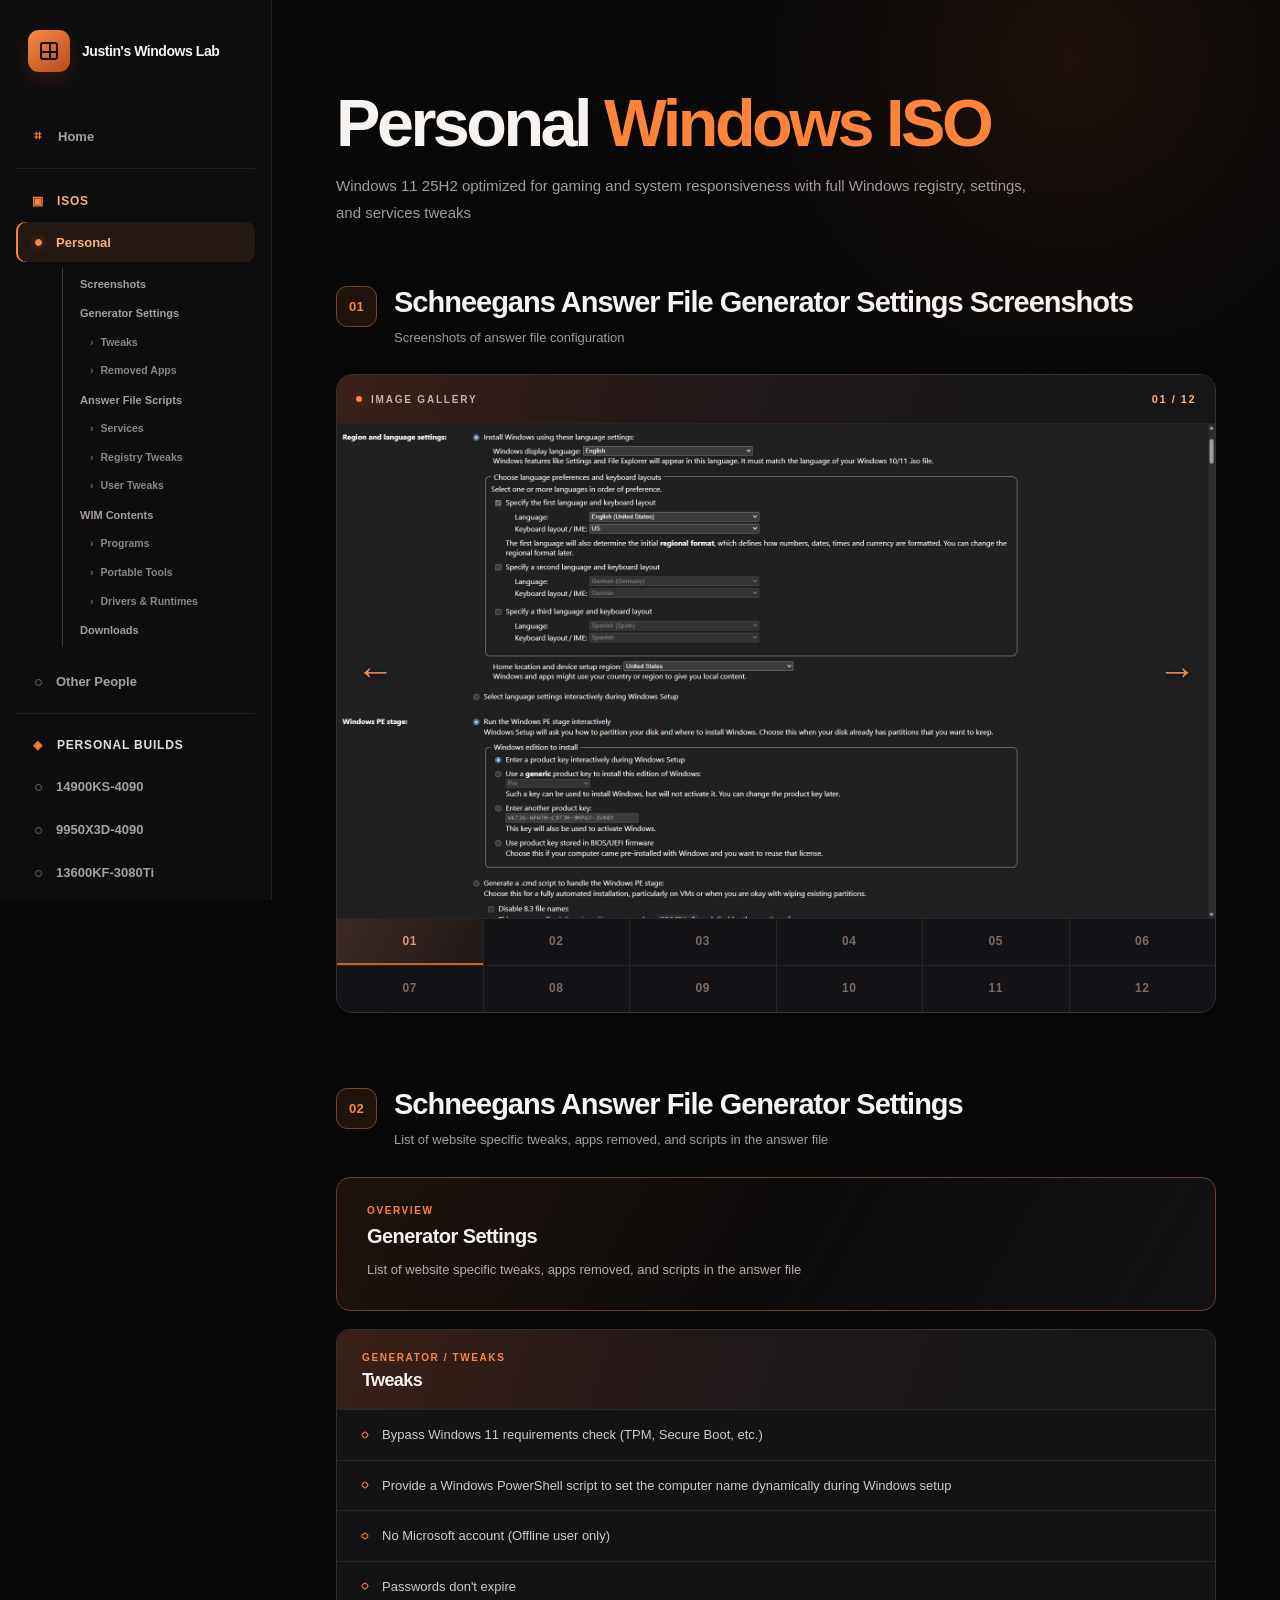
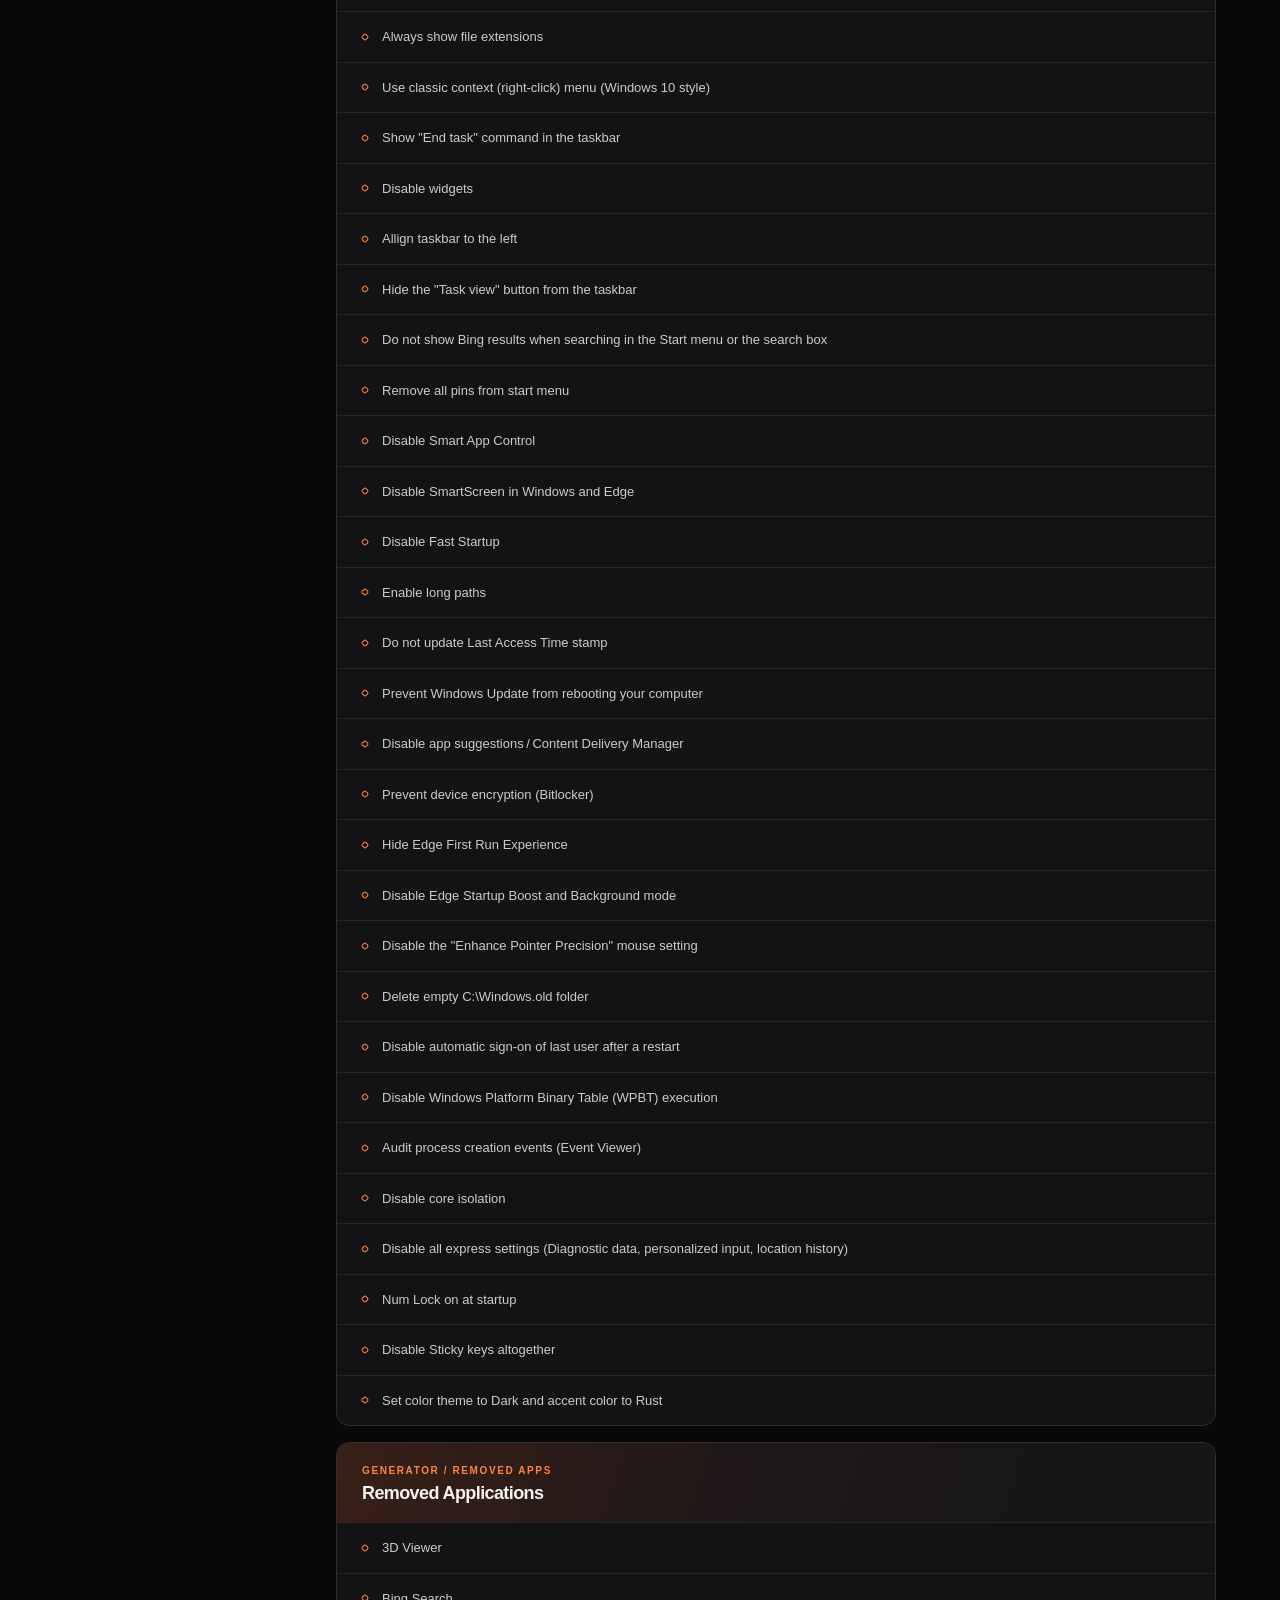
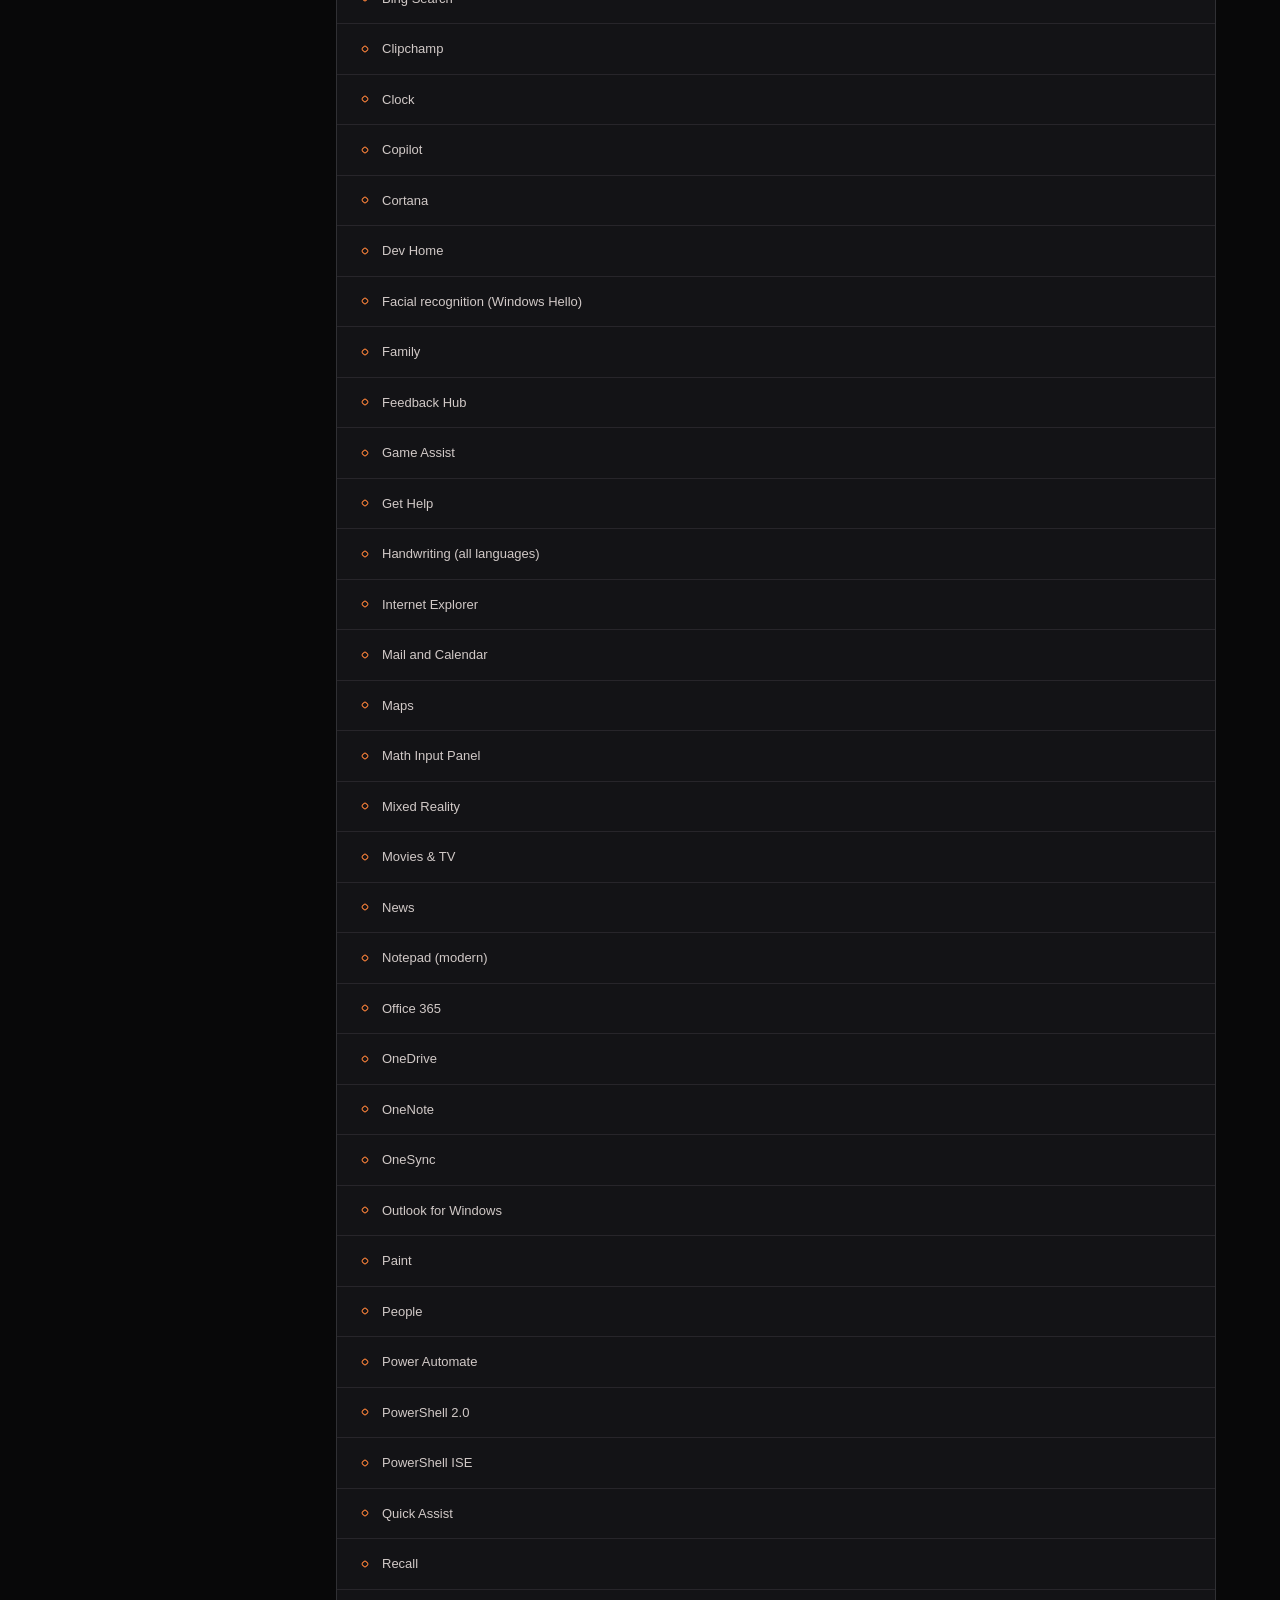
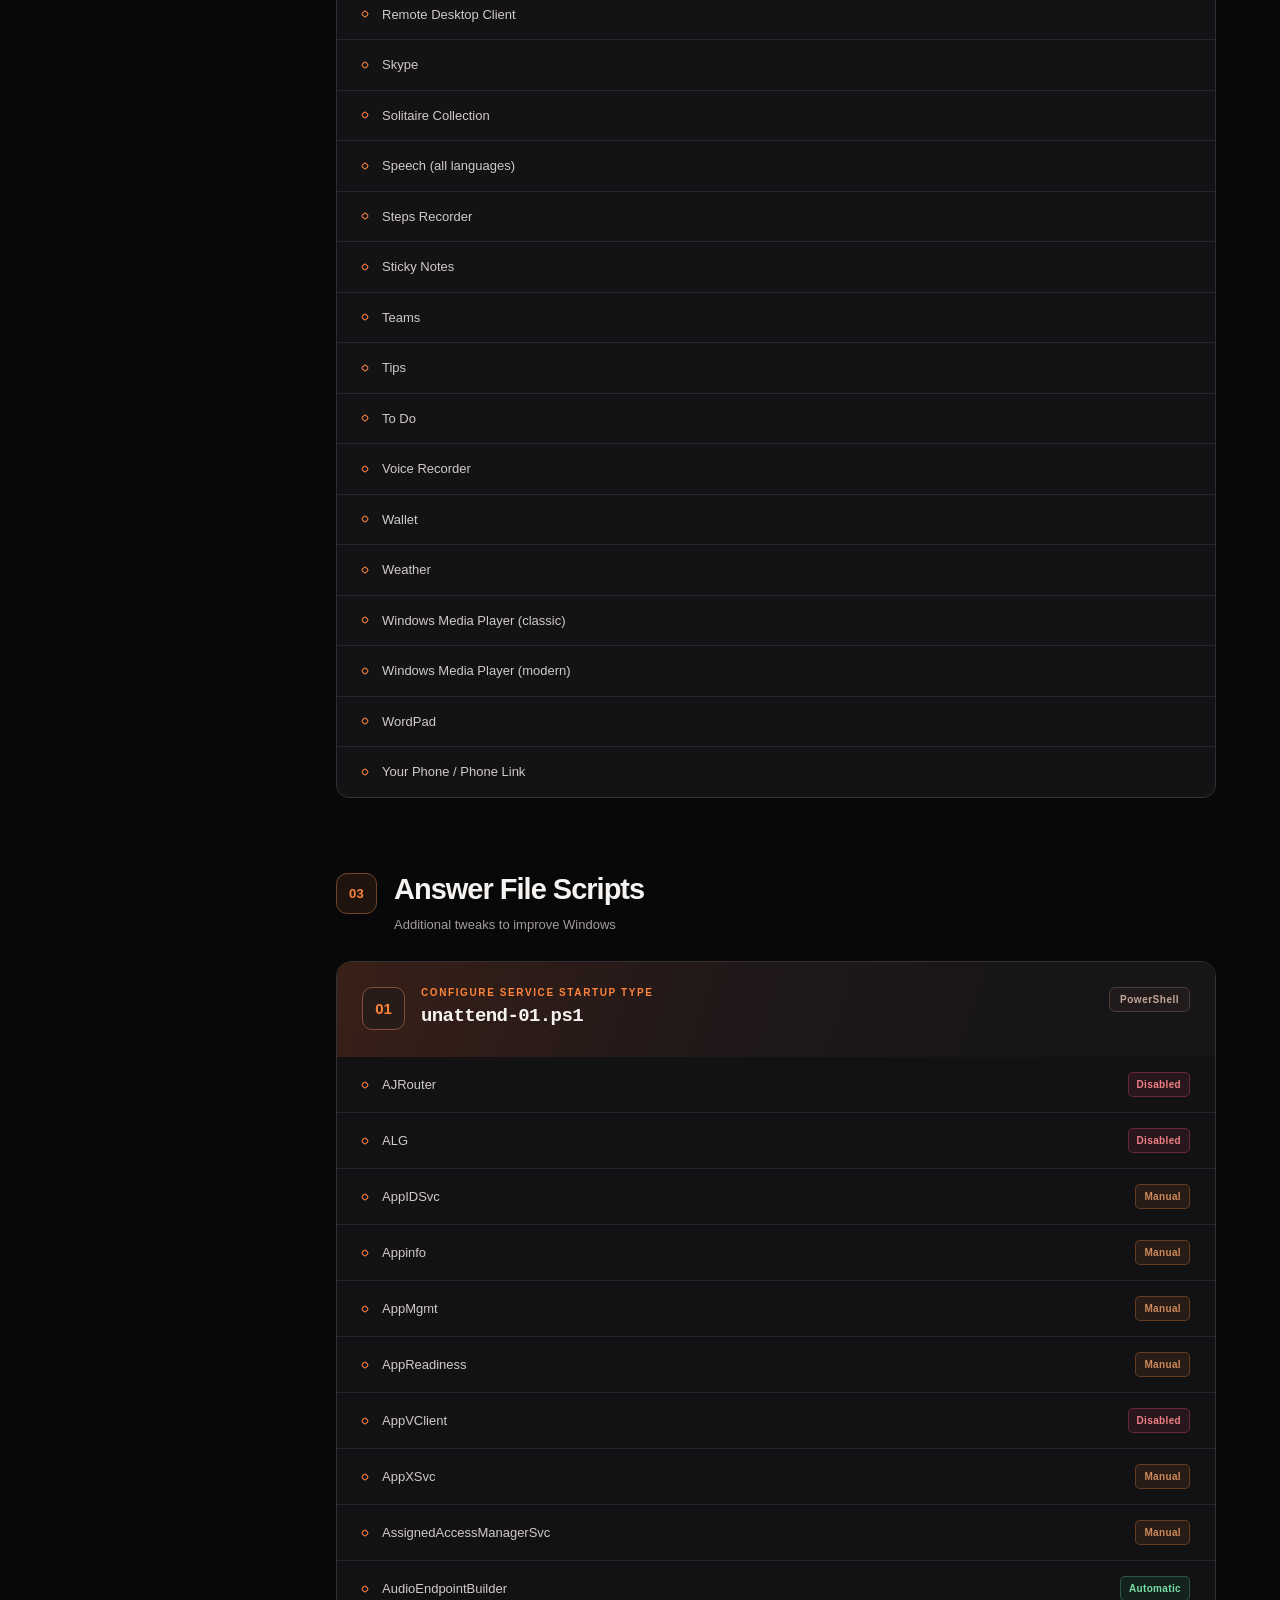
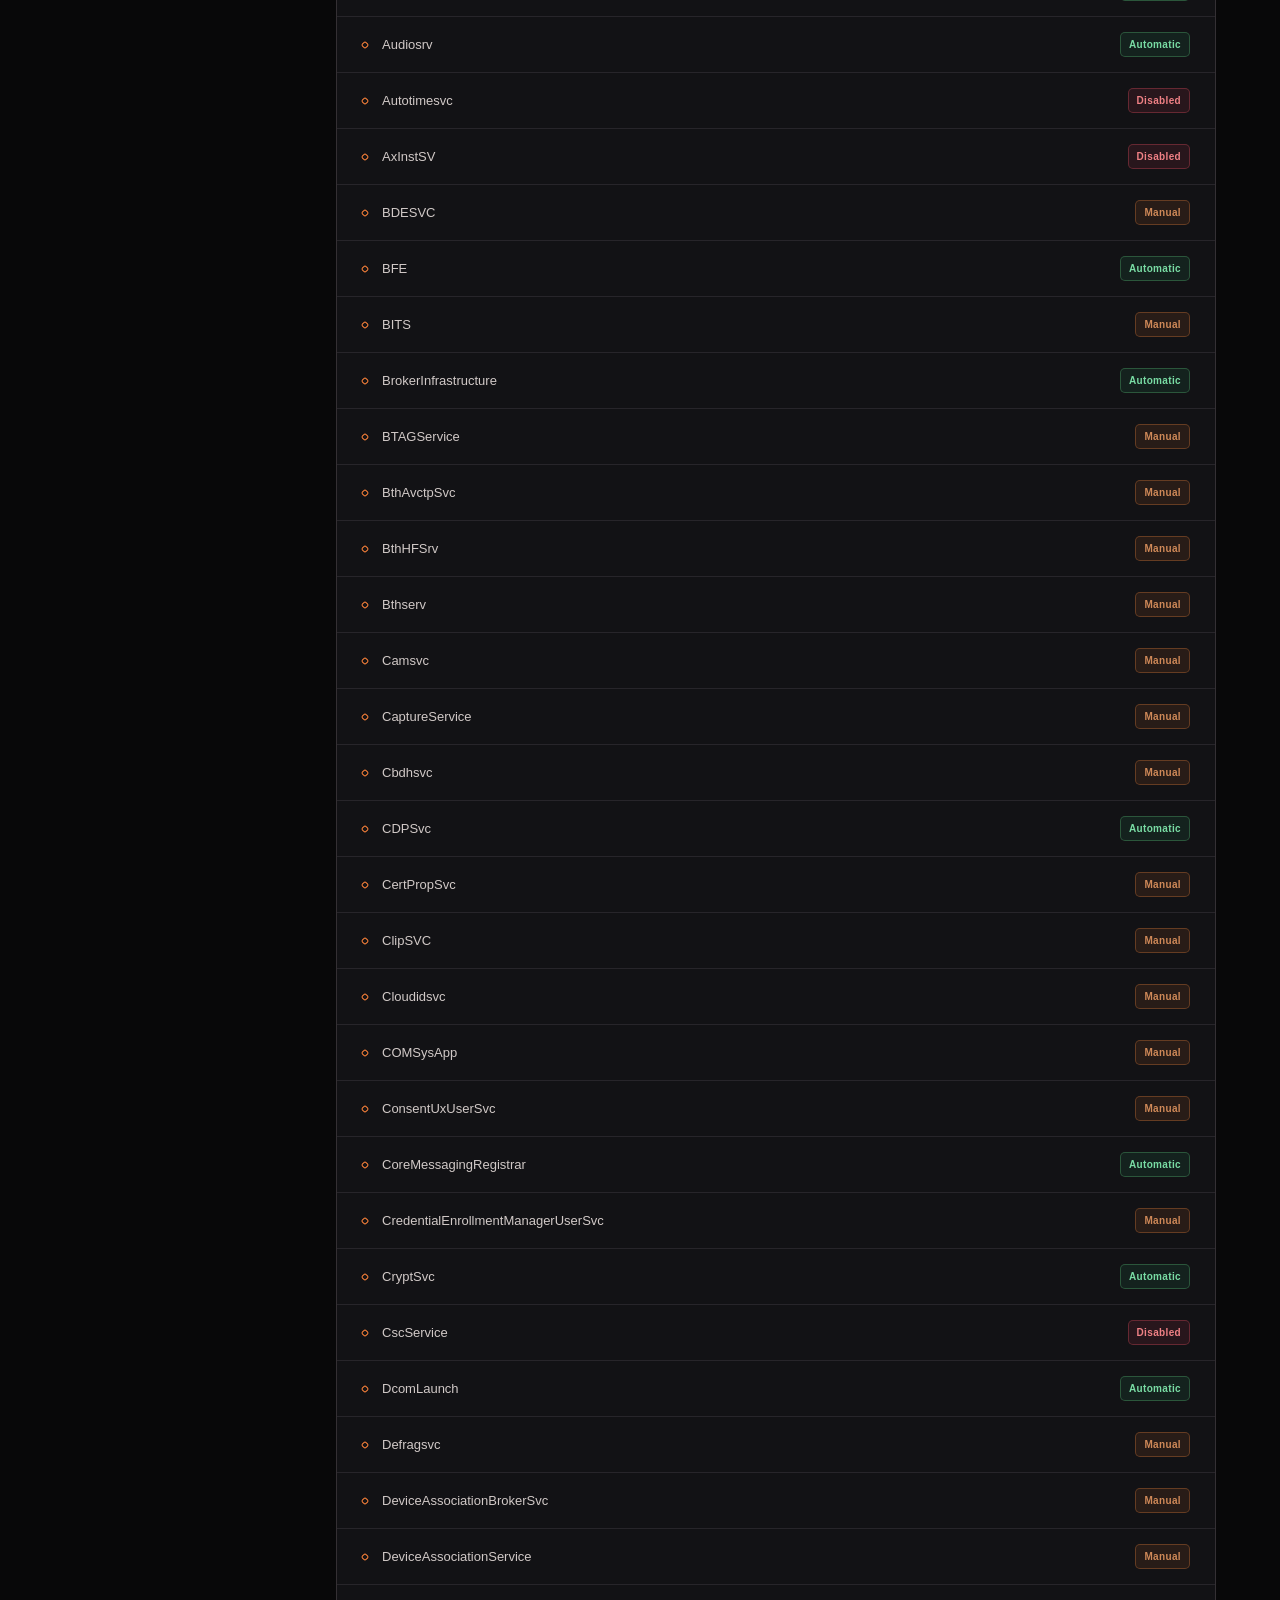
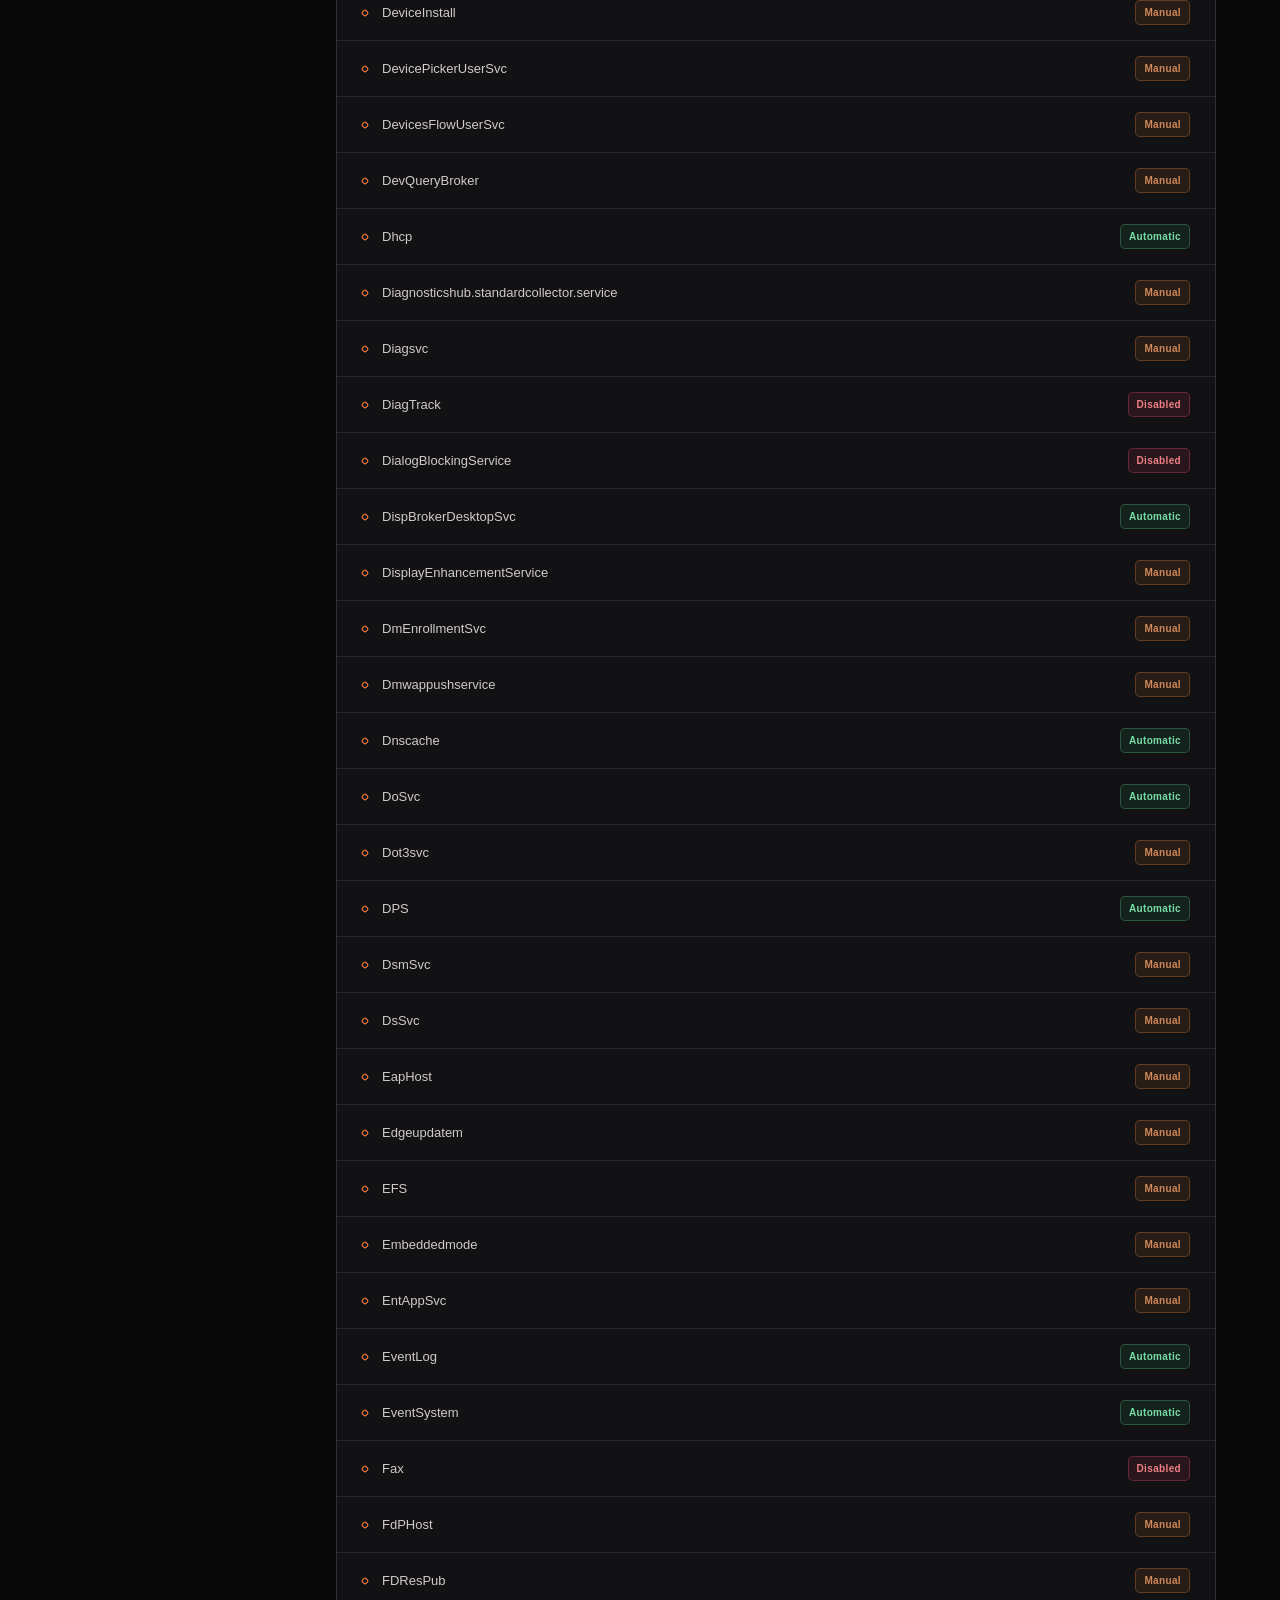
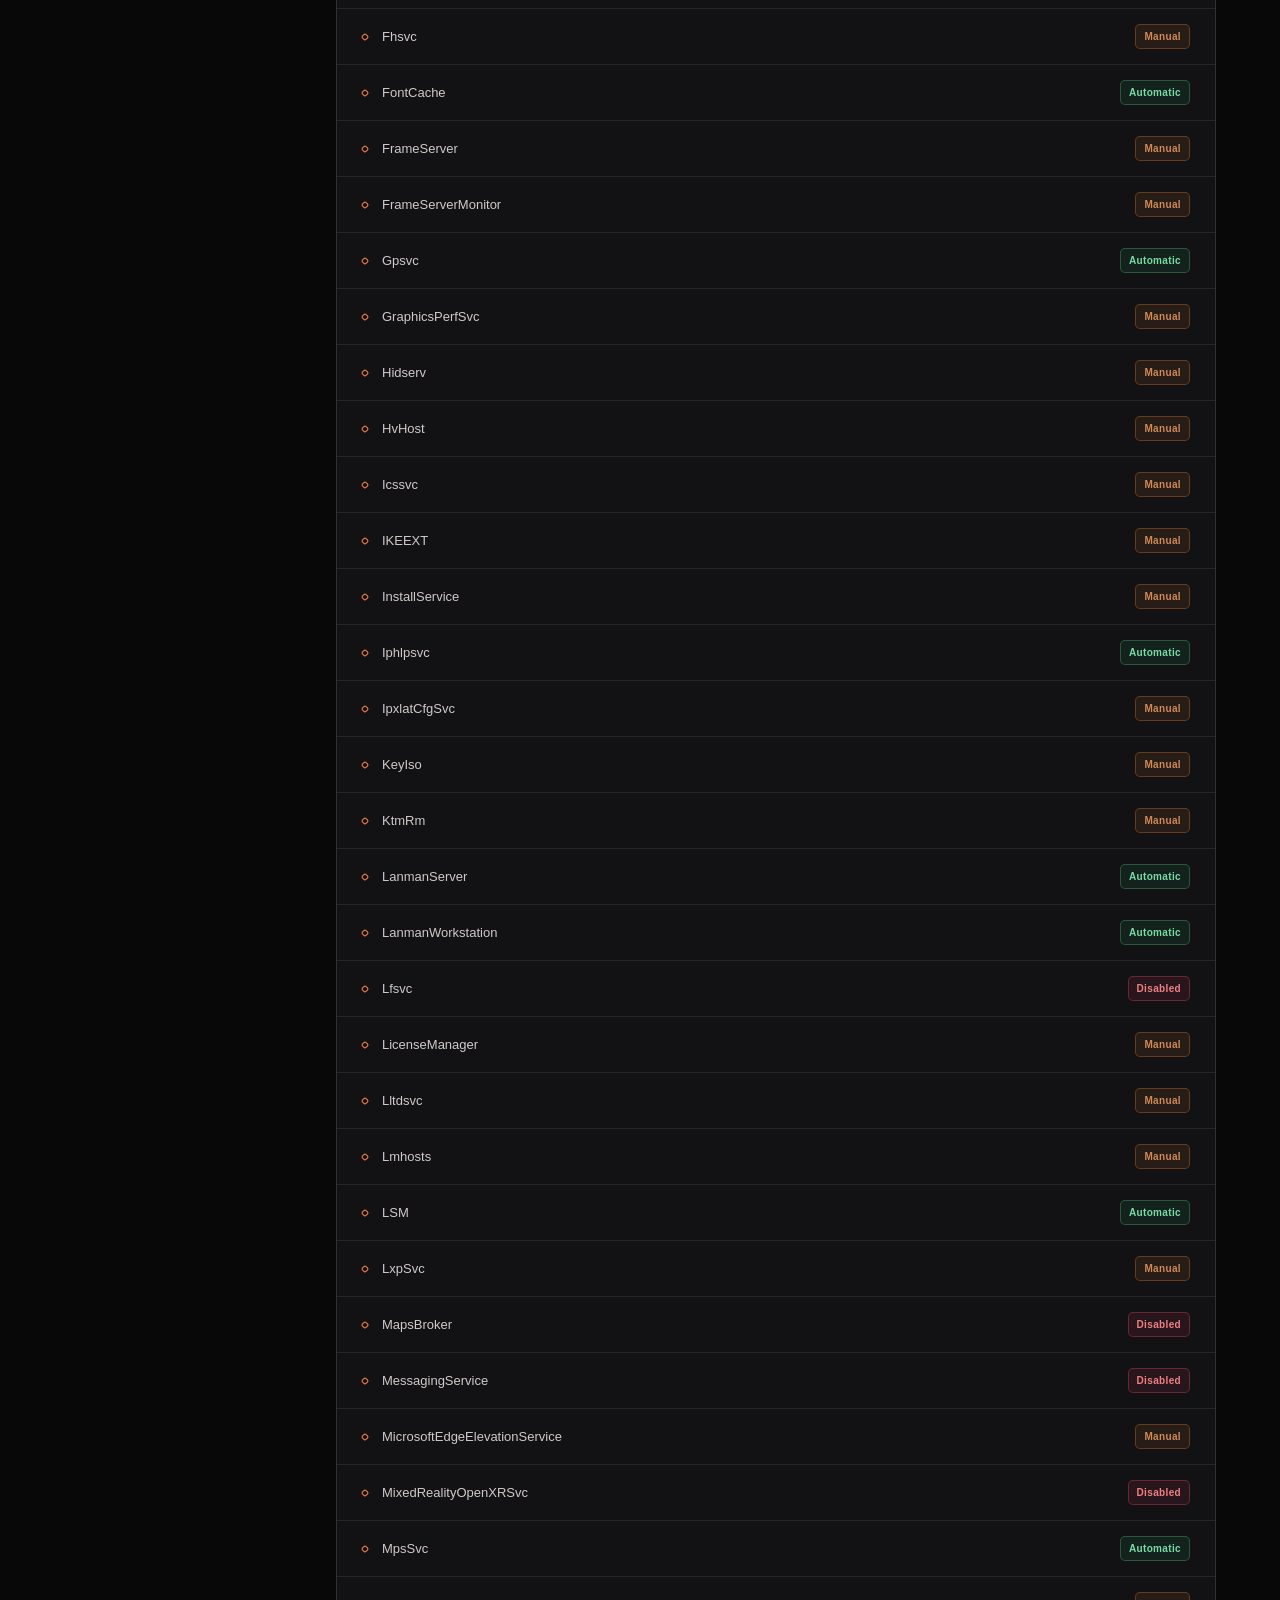
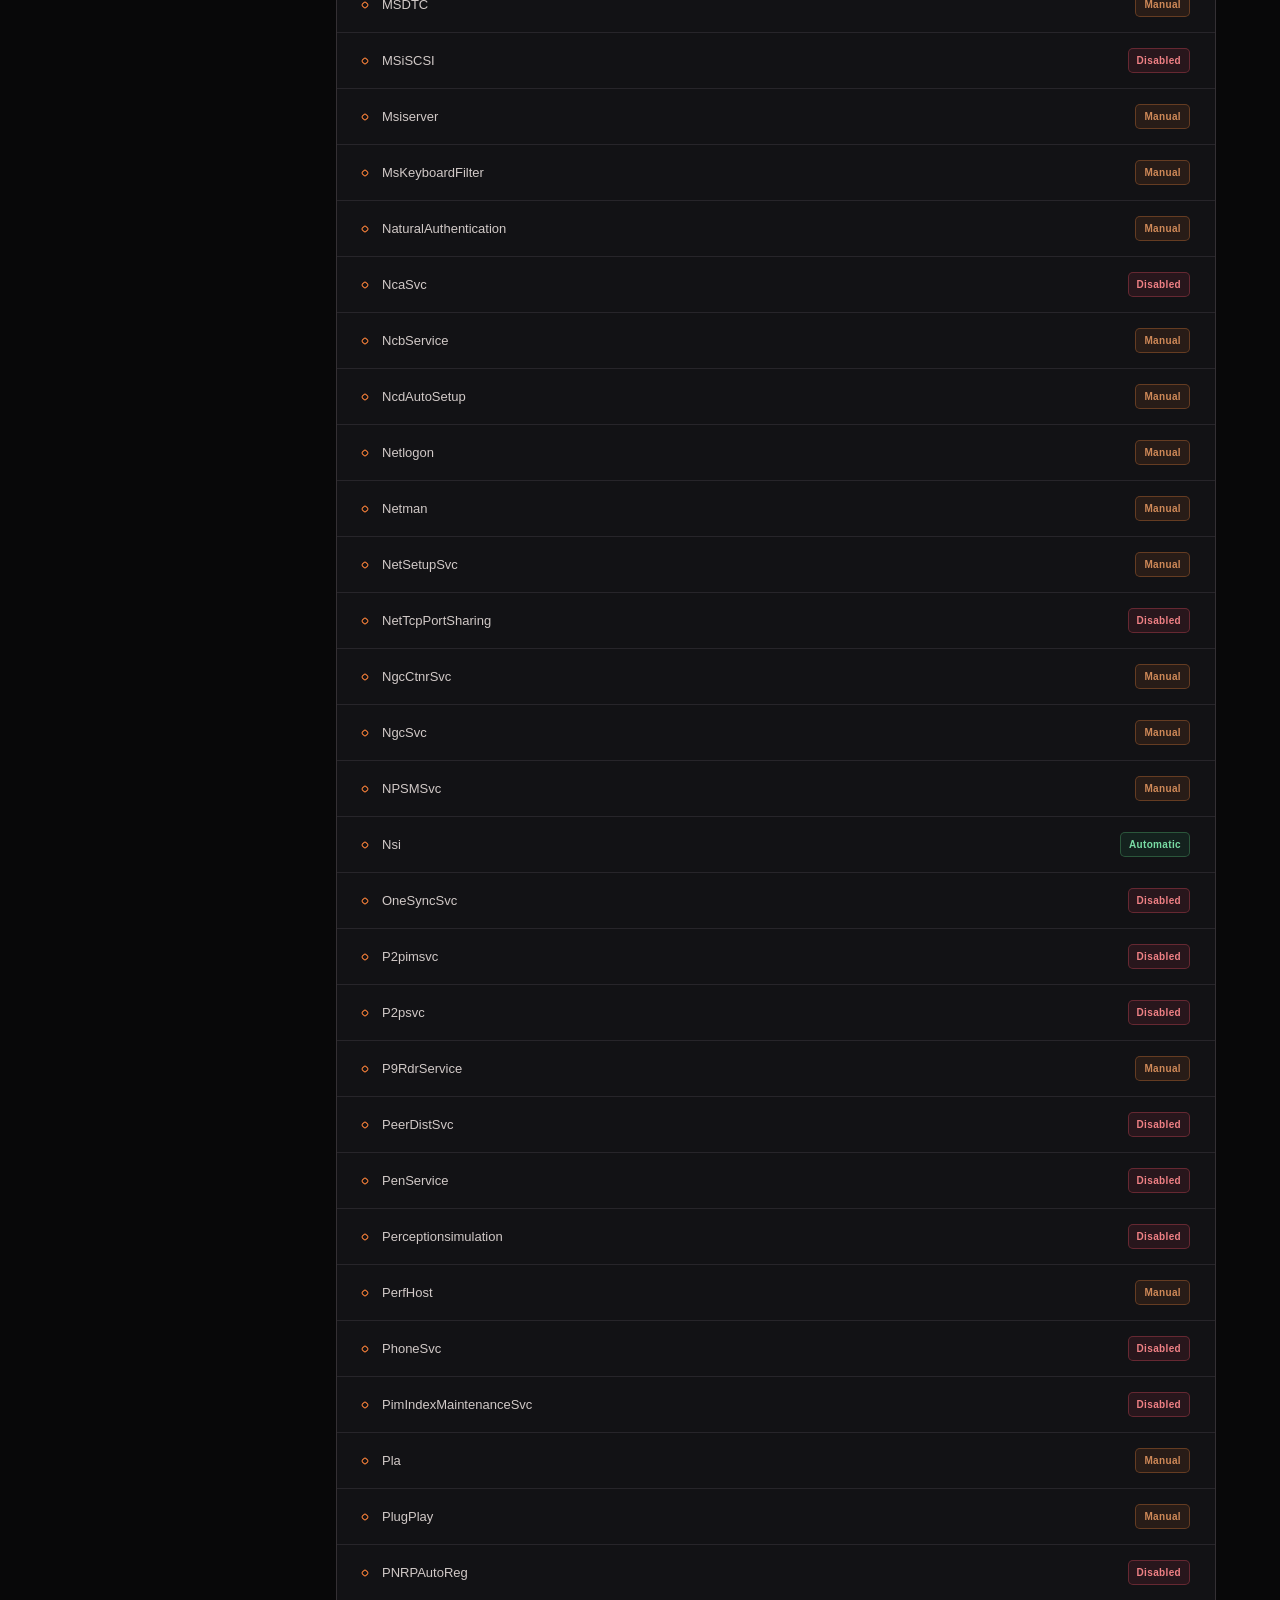
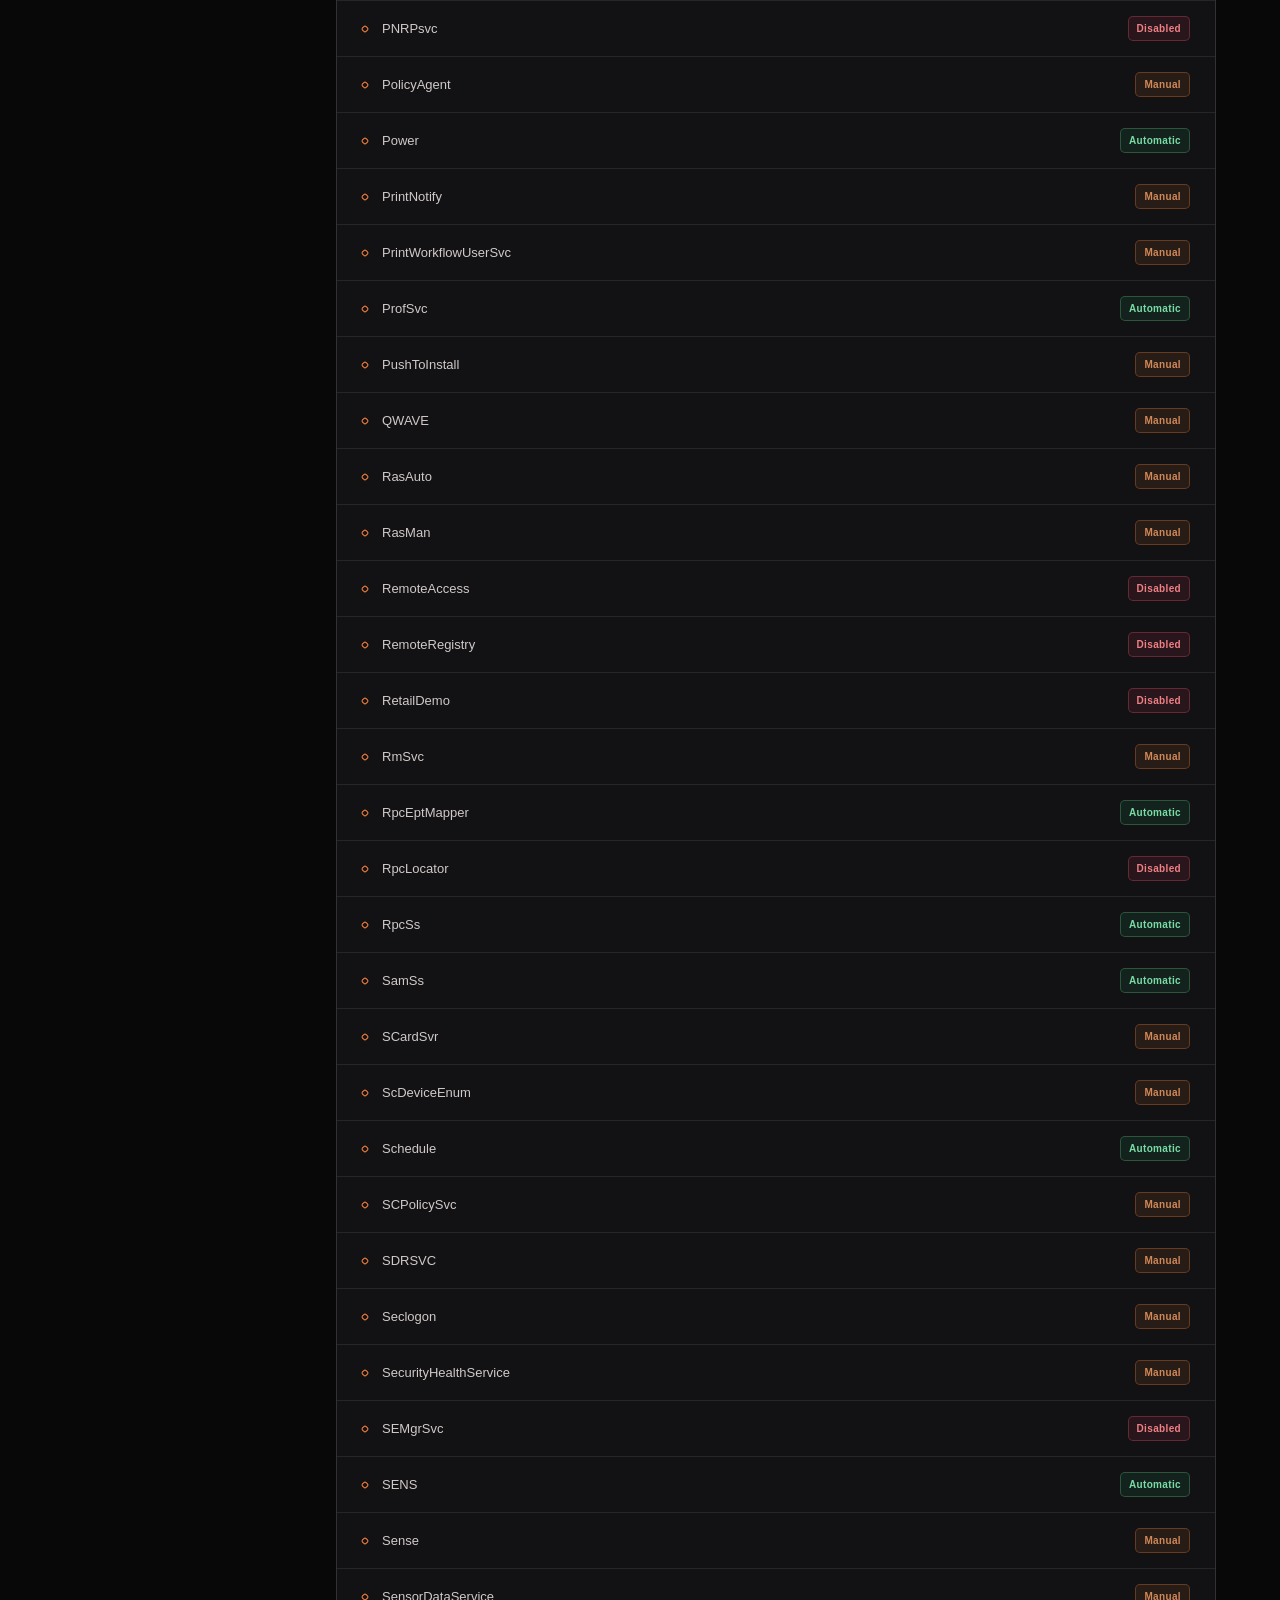
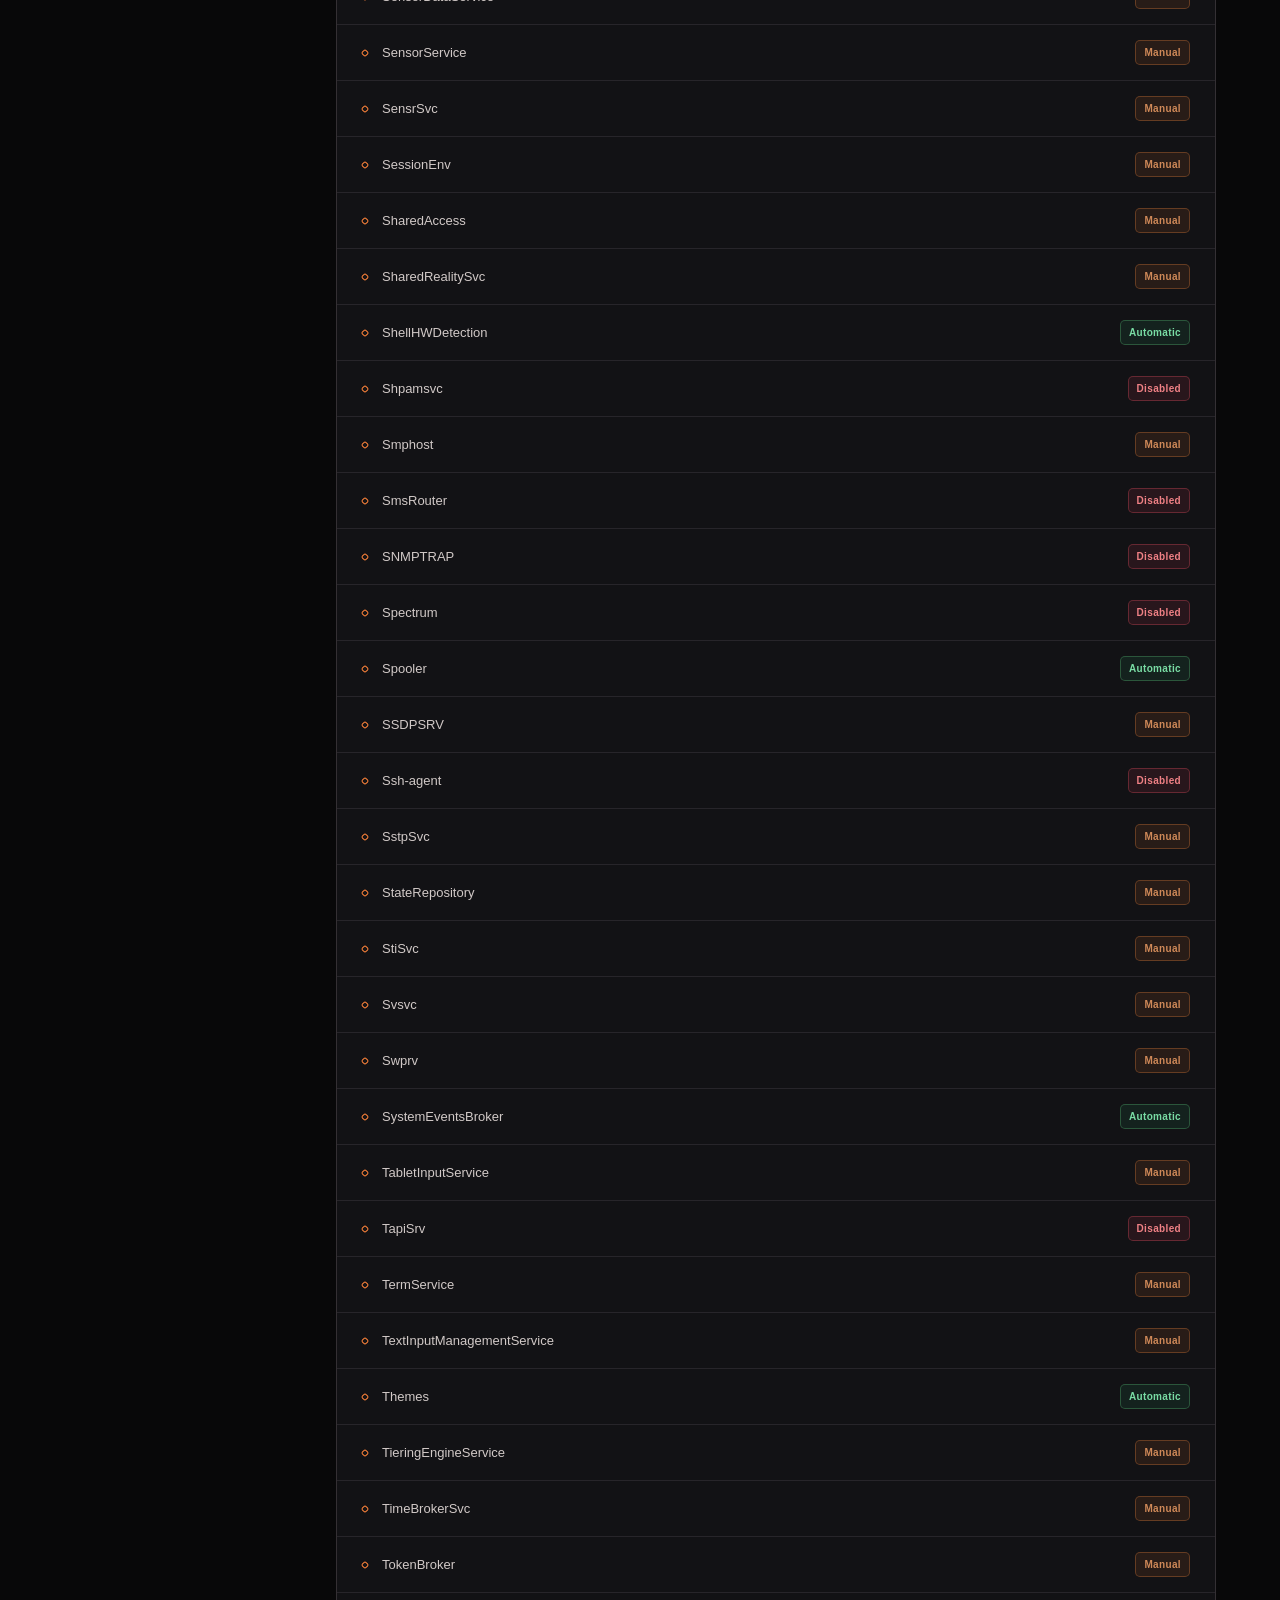
<file: iso-personal.html>
<!DOCTYPE html>
<html lang="en">
<head>
  <meta charset="utf-8">
  <meta name="viewport" content="width=device-width, initial-scale=1">
  <meta name="theme-color" content="#080809">
  <title>Personal ISO | Justin's Windows Lab</title>
  <link rel="stylesheet" href="styles.css">
  <script src="site.js" defer></script>
</head>
<body>
  <div class="layout">
    <aside class="sidebar" id="main-navigation" aria-label="Main navigation">
      <a class="brand" href="index.html" aria-label="Justin's Windows Lab home"><span class="brand-logo"><span></span></span><span><strong class="brand-name">Justin's Windows Lab</strong></span></a>
      <div class="overview"><a href="index.html" class=""><span class="overview-icon" aria-hidden="true">⌗</span>Home</a></div>
      <!-- Static navigation: always visible; no expand/collapse controls. -->
      <div class="nav-group nav-static">
        <a class="group-link active" href="iso.html"><span class="mini-icon" aria-hidden="true">▣</span>ISOS</a>
        <div class="nav-children">
          <a class="nav-link active" href="iso-personal.html" aria-current="page">Personal</a>
          <a class="nav-link" href="iso-other-people.html">Other People</a>
        </div>
      </div>
      <div class="nav-group nav-static">
        <a class="group-link" href="builds.html"><span class="mini-icon" aria-hidden="true">◈</span>PERSONAL BUILDS</a>
        <div class="nav-children">
          <a class="nav-link" href="build-14900ks-4090.html">14900KS-4090</a>
          <a class="nav-link" href="build-9950x3d-4090.html">9950X3D-4090</a>
          <a class="nav-link" href="build-13600kf-3080ti.html">13600KF-3080Ti</a>
        </div>
      </div>
      <div class="nav-group nav-static">
        <span class="group-link group-heading"><span class="mini-icon" aria-hidden="true">≡</span>GUIDE</span>
        <div class="nav-children">
          <a class="nav-link" href="guide-installing.html">Installing Windows</a>
        </div>
      </div>
    </aside>
    <div class="scrim" aria-hidden="true"></div>
    <main class="main">
      <header class="topbar">
        <button class="menu-button" type="button" aria-label="Open navigation" aria-controls="main-navigation" aria-expanded="false">☰</button>
        <a class="mobile-brand" href="index.html">Justin's Windows Lab</a>
      </header>
      <div class="content personal-iso-page">
        <h1>Personal <span class="accent">Windows ISO</span></h1>
        <!-- CHANGE THIS INTRODUCTION any time you want. -->
        <p class="personal-lead">Windows 11 25H2 optimized for gaming and system responsiveness with full Windows registry, settings, and services tweaks</p>

        <!-- ===================================================
             SECTION 01 — SCREENSHOT GALLERY (12 PICTURES)
             Images are stored at pics/personal/1.png through 12.png.
             To replace an image, overwrite its matching PNG file.
             Keep the names 1.png, 2.png, etc. — no HTML or JS edits
             are needed. Click an image to view it at full size.
        ==================================================== -->
        <section class="iso-section" id="screenshots" data-sidebar-title="Screenshots">
          <div class="iso-section-heading">
            <span class="iso-section-num">01</span>
            <div>
              <h2>Schneegans Answer File Generator Settings Screenshots</h2>
              <p>Screenshots of answer file configuration</p>
            </div>
          </div>

          <div class="screenshot-gallery" aria-label="Answer file screenshot gallery">
            <div class="gallery-header">
              <span class="gallery-header-title"><span class="gallery-light"></span> IMAGE GALLERY</span>
              <span class="gallery-counter" aria-live="polite">01 / 12</span>
            </div>
            <div class="gallery-stage">
              <!-- SCREENSHOT 01 — replace pics/personal/1.png with your own file whenever you want. -->
              <div class="gallery-slide is-active" data-slide="0">
                <a href="pics/personal/1.png" target="_blank" rel="noopener noreferrer" aria-label="Open screenshot 1 full size">
                  <img class="gallery-img" src="pics/personal/1.png" alt="Windows answer file generator screenshot 1 of 12" loading="eager">
                </a>
              </div>
              <!-- SCREENSHOT 02 — replace pics/personal/2.png with your own file whenever you want. -->
              <div class="gallery-slide" data-slide="1" hidden>
                <a href="pics/personal/2.png" target="_blank" rel="noopener noreferrer" aria-label="Open screenshot 2 full size">
                  <img class="gallery-img" src="pics/personal/2.png" alt="Windows answer file generator screenshot 2 of 12" loading="lazy">
                </a>
              </div>
              <!-- SCREENSHOT 03 — replace pics/personal/3.png with your own file whenever you want. -->
              <div class="gallery-slide" data-slide="2" hidden>
                <a href="pics/personal/3.png" target="_blank" rel="noopener noreferrer" aria-label="Open screenshot 3 full size">
                  <img class="gallery-img" src="pics/personal/3.png" alt="Windows answer file generator screenshot 3 of 12" loading="lazy">
                </a>
              </div>
              <!-- SCREENSHOT 04 — replace pics/personal/4.png with your own file whenever you want. -->
              <div class="gallery-slide" data-slide="3" hidden>
                <a href="pics/personal/4.png" target="_blank" rel="noopener noreferrer" aria-label="Open screenshot 4 full size">
                  <img class="gallery-img" src="pics/personal/4.png" alt="Windows answer file generator screenshot 4 of 12" loading="lazy">
                </a>
              </div>
              <!-- SCREENSHOT 05 — replace pics/personal/5.png with your own file whenever you want. -->
              <div class="gallery-slide" data-slide="4" hidden>
                <a href="pics/personal/5.png" target="_blank" rel="noopener noreferrer" aria-label="Open screenshot 5 full size">
                  <img class="gallery-img" src="pics/personal/5.png" alt="Windows answer file generator screenshot 5 of 12" loading="lazy">
                </a>
              </div>
              <!-- SCREENSHOT 06 — replace pics/personal/6.png with your own file whenever you want. -->
              <div class="gallery-slide" data-slide="5" hidden>
                <a href="pics/personal/6.png" target="_blank" rel="noopener noreferrer" aria-label="Open screenshot 6 full size">
                  <img class="gallery-img" src="pics/personal/6.png" alt="Windows answer file generator screenshot 6 of 12" loading="lazy">
                </a>
              </div>
              <!-- SCREENSHOT 07 — replace pics/personal/7.png with your own file whenever you want. -->
              <div class="gallery-slide" data-slide="6" hidden>
                <a href="pics/personal/7.png" target="_blank" rel="noopener noreferrer" aria-label="Open screenshot 7 full size">
                  <img class="gallery-img" src="pics/personal/7.png" alt="Windows answer file generator screenshot 7 of 12" loading="lazy">
                </a>
              </div>
              <!-- SCREENSHOT 08 — replace pics/personal/8.png with your own file whenever you want. -->
              <div class="gallery-slide" data-slide="7" hidden>
                <a href="pics/personal/8.png" target="_blank" rel="noopener noreferrer" aria-label="Open screenshot 8 full size">
                  <img class="gallery-img" src="pics/personal/8.png" alt="Windows answer file generator screenshot 8 of 12" loading="lazy">
                </a>
              </div>
              <!-- SCREENSHOT 09 — replace pics/personal/9.png with your own file whenever you want. -->
              <div class="gallery-slide" data-slide="8" hidden>
                <a href="pics/personal/9.png" target="_blank" rel="noopener noreferrer" aria-label="Open screenshot 9 full size">
                  <img class="gallery-img" src="pics/personal/9.png" alt="Windows answer file generator screenshot 9 of 12" loading="lazy">
                </a>
              </div>
              <!-- SCREENSHOT 10 — replace pics/personal/10.png with your own file whenever you want. -->
              <div class="gallery-slide" data-slide="9" hidden>
                <a href="pics/personal/10.png" target="_blank" rel="noopener noreferrer" aria-label="Open screenshot 10 full size">
                  <img class="gallery-img" src="pics/personal/10.png" alt="Windows answer file generator screenshot 10 of 12" loading="lazy">
                </a>
              </div>
              <!-- SCREENSHOT 11 — replace pics/personal/11.png with your own file whenever you want. -->
              <div class="gallery-slide" data-slide="10" hidden>
                <a href="pics/personal/11.png" target="_blank" rel="noopener noreferrer" aria-label="Open screenshot 11 full size">
                  <img class="gallery-img" src="pics/personal/11.png" alt="Windows answer file generator screenshot 11 of 12" loading="lazy">
                </a>
              </div>
              <!-- SCREENSHOT 12 — replace pics/personal/12.png with your own file whenever you want. -->
              <div class="gallery-slide" data-slide="11" hidden>
                <a href="pics/personal/12.png" target="_blank" rel="noopener noreferrer" aria-label="Open screenshot 12 full size">
                  <img class="gallery-img" src="pics/personal/12.png" alt="Windows answer file generator screenshot 12 of 12" loading="lazy">
                </a>
              </div>
              <button class="gallery-arrow gallery-prev" type="button" aria-label="Previous screenshot">&#8592;</button>
              <button class="gallery-arrow gallery-next" type="button" aria-label="Next screenshot">&#8594;</button>
            </div>
            <!-- Compact number selector: 6 columns on desktop / 4 on mobile. -->
            <div class="gallery-tabs" role="group" aria-label="Choose screenshot">
              <button class="gallery-tab is-active" type="button" data-gallery-index="0" aria-label="Show screenshot 01" aria-pressed="true"><span>01</span></button>
              <button class="gallery-tab" type="button" data-gallery-index="1" aria-label="Show screenshot 02" aria-pressed="false"><span>02</span></button>
              <button class="gallery-tab" type="button" data-gallery-index="2" aria-label="Show screenshot 03" aria-pressed="false"><span>03</span></button>
              <button class="gallery-tab" type="button" data-gallery-index="3" aria-label="Show screenshot 04" aria-pressed="false"><span>04</span></button>
              <button class="gallery-tab" type="button" data-gallery-index="4" aria-label="Show screenshot 05" aria-pressed="false"><span>05</span></button>
              <button class="gallery-tab" type="button" data-gallery-index="5" aria-label="Show screenshot 06" aria-pressed="false"><span>06</span></button>
              <button class="gallery-tab" type="button" data-gallery-index="6" aria-label="Show screenshot 07" aria-pressed="false"><span>07</span></button>
              <button class="gallery-tab" type="button" data-gallery-index="7" aria-label="Show screenshot 08" aria-pressed="false"><span>08</span></button>
              <button class="gallery-tab" type="button" data-gallery-index="8" aria-label="Show screenshot 09" aria-pressed="false"><span>09</span></button>
              <button class="gallery-tab" type="button" data-gallery-index="9" aria-label="Show screenshot 10" aria-pressed="false"><span>10</span></button>
              <button class="gallery-tab" type="button" data-gallery-index="10" aria-label="Show screenshot 11" aria-pressed="false"><span>11</span></button>
              <button class="gallery-tab" type="button" data-gallery-index="11" aria-label="Show screenshot 12" aria-pressed="false"><span>12</span></button>
            </div>
          </div>
        </section>

        <!-- ===================================================
             SECTION 02 — WEBSITE / GENERATOR SETTINGS
             To add an item, COPY one entire <li> ... </li> line.
             No search bar, filtering, or configuration data is built in.
        ==================================================== -->
        <section class="iso-section" id="generator-settings" data-sidebar-title="Generator Settings">
          <div class="iso-section-heading">
            <span class="iso-section-num">02</span>
            <div>
              <h2>Schneegans Answer File Generator Settings</h2>
              <p>List of website specific tweaks, apps removed, and scripts in the answer file</p>
            </div>
          </div>

          <article class="iso-note-card">
            <span class="note-eyebrow">OVERVIEW</span>
            <h3>Generator Settings</h3>
            <p>List of website specific tweaks, apps removed, and scripts in the answer file</p>
          </article>

          <!-- GROUP 1: WEBSITE / SETUP OPTIONS -->
          <article class="inventory-panel" id="generator-tweaks" data-sidebar-title="Tweaks">
            <div class="inventory-heading"><div><span class="inventory-category">GENERATOR / TWEAKS</span><h3>Tweaks</h3></div><span></span></div>
            <ul class="inventory-list">
              <li><span class="row-marker"></span><span>Bypass Windows 11 requirements check (TPM, Secure Boot, etc.)</span></li>
              <li><span class="row-marker"></span><span>Provide a Windows PowerShell script to set the computer name dynamically during Windows setup</span></li>
              <li><span class="row-marker"></span><span>No Microsoft account (Offline user only)</span></li>
              <li><span class="row-marker"></span><span>Passwords don't expire</span></li>
              <li><span class="row-marker"></span><span>Always show file extensions</span></li>
              <li><span class="row-marker"></span><span>Use classic context (right-click) menu (Windows 10 style)</span></li>
              <li><span class="row-marker"></span><span>Show "End task" command in the taskbar</span></li>
              <li><span class="row-marker"></span><span>Disable widgets</span></li>
              <li><span class="row-marker"></span><span>Allign taskbar to the left</span></li>
              <li><span class="row-marker"></span><span>Hide the "Task view" button from the taskbar</span></li>
              <li><span class="row-marker"></span><span>Do not show Bing results when searching in the Start menu or the search box</span></li>
              <li><span class="row-marker"></span><span>Remove all pins from start menu</span></li>
              <li><span class="row-marker"></span><span>Disable Smart App Control</span></li>
              <li><span class="row-marker"></span><span>Disable SmartScreen in Windows and Edge</span></li>
              <li><span class="row-marker"></span><span>Disable Fast Startup</span></li>
              <li><span class="row-marker"></span><span>Enable long paths</span></li>
              <li><span class="row-marker"></span><span>Do not update Last Access Time stamp</span></li>
              <li><span class="row-marker"></span><span>Prevent Windows Update from rebooting your computer</span></li>
              <li><span class="row-marker"></span><span>Disable app suggestions / Content Delivery Manager</span></li>
              <li><span class="row-marker"></span><span>Prevent device encryption (Bitlocker)</span></li>
              <li><span class="row-marker"></span><span>Hide Edge First Run Experience</span></li>
              <li><span class="row-marker"></span><span>Disable Edge Startup Boost and Background mode</span></li>
              <li><span class="row-marker"></span><span>Disable the "Enhance Pointer Precision" mouse setting</span></li>
              <li><span class="row-marker"></span><span>Delete empty C:\Windows.old folder</span></li>
              <li><span class="row-marker"></span><span>Disable automatic sign-on of last user after a restart</span></li>
              <li><span class="row-marker"></span><span>Disable Windows Platform Binary Table (WPBT) execution</span></li>
              <li><span class="row-marker"></span><span>Audit process creation events (Event Viewer)</span></li>
              <li><span class="row-marker"></span><span>Disable core isolation</span></li>
              <li><span class="row-marker"></span><span>Disable all express settings (Diagnostic data, personalized input, location history)</span></li>
              <li><span class="row-marker"></span><span>Num Lock on at startup</span></li>
              <li><span class="row-marker"></span><span>Disable Sticky keys altogether</span></li>
              <li><span class="row-marker"></span><span>Set color theme to Dark and accent color to Rust</span></li>
            </ul>
          </article>

          <!-- GROUP 2: REMOVED APPS -->
          <article class="inventory-panel" id="generator-removed-apps" data-sidebar-title="Removed Apps">
            <div class="inventory-heading"><div><span class="inventory-category">GENERATOR / REMOVED APPS</span><h3>Removed Applications</h3></div><span></span></div>
            <ul class="inventory-list">            
              <li><span class="row-marker"></span><span>3D Viewer</span></li>
              <li><span class="row-marker"></span><span>Bing Search</span></li>
              <li><span class="row-marker"></span><span>Clipchamp</span></li>
              <li><span class="row-marker"></span><span>Clock</span></li>
              <li><span class="row-marker"></span><span>Copilot</span></li>
              <li><span class="row-marker"></span><span>Cortana</span></li>
              <li><span class="row-marker"></span><span>Dev Home</span></li>
              <li><span class="row-marker"></span><span>Facial recognition (Windows Hello)</span></li>
              <li><span class="row-marker"></span><span>Family</span></li>
              <li><span class="row-marker"></span><span>Feedback Hub</span></li>
              <li><span class="row-marker"></span><span>Game Assist</span></li>
              <li><span class="row-marker"></span><span>Get Help</span></li>
              <li><span class="row-marker"></span><span>Handwriting (all languages)</span></li>
              <li><span class="row-marker"></span><span>Internet Explorer</span></li>
              <li><span class="row-marker"></span><span>Mail and Calendar</span></li>
              <li><span class="row-marker"></span><span>Maps</span></li>
              <li><span class="row-marker"></span><span>Math Input Panel</span></li>
              <li><span class="row-marker"></span><span>Mixed Reality</span></li>
              <li><span class="row-marker"></span><span>Movies &amp; TV</span></li>
              <li><span class="row-marker"></span><span>News</span></li>
              <li><span class="row-marker"></span><span>Notepad (modern)</span></li>
              <li><span class="row-marker"></span><span>Office 365</span></li>
              <li><span class="row-marker"></span><span>OneDrive</span></li>
              <li><span class="row-marker"></span><span>OneNote</span></li>
              <li><span class="row-marker"></span><span>OneSync</span></li>
              <li><span class="row-marker"></span><span>Outlook for Windows</span></li>
              <li><span class="row-marker"></span><span>Paint</span></li>
              <li><span class="row-marker"></span><span>People</span></li>
              <li><span class="row-marker"></span><span>Power Automate</span></li>
              <li><span class="row-marker"></span><span>PowerShell 2.0</span></li>
              <li><span class="row-marker"></span><span>PowerShell ISE</span></li>
              <li><span class="row-marker"></span><span>Quick Assist</span></li>
              <li><span class="row-marker"></span><span>Recall</span></li>
              <li><span class="row-marker"></span><span>Remote Desktop Client</span></li>
              <li><span class="row-marker"></span><span>Skype</span></li>
              <li><span class="row-marker"></span><span>Solitaire Collection</span></li>
              <li><span class="row-marker"></span><span>Speech (all languages)</span></li>
              <li><span class="row-marker"></span><span>Steps Recorder</span></li>
              <li><span class="row-marker"></span><span>Sticky Notes</span></li>
              <li><span class="row-marker"></span><span>Teams</span></li>
              <li><span class="row-marker"></span><span>Tips</span></li>
              <li><span class="row-marker"></span><span>To Do</span></li>
              <li><span class="row-marker"></span><span>Voice Recorder</span></li>
              <li><span class="row-marker"></span><span>Wallet</span></li>
              <li><span class="row-marker"></span><span>Weather</span></li>
              <li><span class="row-marker"></span><span>Windows Media Player (classic)</span></li>
              <li><span class="row-marker"></span><span>Windows Media Player (modern)</span></li>
              <li><span class="row-marker"></span><span>WordPad</span></li>
              <li><span class="row-marker"></span><span>Your Phone / Phone Link</span></li>
            </ul>
          </article>
        </section>

        <!-- ===================================================
             SECTION 03 — SCRIPT FILES
             Four separate panels, in file order.
             Copy an <li> ... </li> line to add one more entry.
             For script 04, replace the temporary filename when you decide.
        ==================================================== -->
        <section class="iso-section scripts-section" id="scripts" data-sidebar-title="Answer File Scripts">
          <div class="iso-section-heading">
            <span class="iso-section-num">03</span>
            <div>
              <h2>Answer File Scripts</h2>
              <p>Additional tweaks to improve Windows</p>
            </div>
          </div>

          <!-- SCRIPT 01 -->
          <article class="script-panel" id="script-01" data-sidebar-title="Services">
            <div class="script-top"><div class="script-index">01</div><div class="script-heading"><span class="script-kicker">CONFIGURE SERVICE STARTUP TYPE</span><h3>unattend-01.ps1</h3></div><span class="script-filetype">PowerShell</span></div>
            <div>
              <ul class="inventory-list">
                <li><span class="row-marker"></span><span>AJRouter</span><span class="item-value status-disabled">Disabled</span></li>
                <li><span class="row-marker"></span><span>ALG</span><span class="item-value status-disabled">Disabled</span></li>
                <li><span class="row-marker"></span><span>AppIDSvc</span><span class="item-value status-manual">Manual</span></li>
                <li><span class="row-marker"></span><span>Appinfo</span><span class="item-value status-manual">Manual</span></li>
                <li><span class="row-marker"></span><span>AppMgmt</span><span class="item-value status-manual">Manual</span></li>
                <li><span class="row-marker"></span><span>AppReadiness</span><span class="item-value status-manual">Manual</span></li>
                <li><span class="row-marker"></span><span>AppVClient</span><span class="item-value status-disabled">Disabled</span></li>
                <li><span class="row-marker"></span><span>AppXSvc</span><span class="item-value status-manual">Manual</span></li>
                <li><span class="row-marker"></span><span>AssignedAccessManagerSvc</span><span class="item-value status-manual">Manual</span></li>
                <li><span class="row-marker"></span><span>AudioEndpointBuilder</span><span class="item-value status-automatic">Automatic</span></li>
                <li><span class="row-marker"></span><span>Audiosrv</span><span class="item-value status-automatic">Automatic</span></li>
                <li><span class="row-marker"></span><span>Autotimesvc</span><span class="item-value status-disabled">Disabled</span></li>
                <li><span class="row-marker"></span><span>AxInstSV</span><span class="item-value status-disabled">Disabled</span></li>
                <li><span class="row-marker"></span><span>BDESVC</span><span class="item-value status-manual">Manual</span></li>
                <li><span class="row-marker"></span><span>BFE</span><span class="item-value status-automatic">Automatic</span></li>
                <li><span class="row-marker"></span><span>BITS</span><span class="item-value status-manual">Manual</span></li>
                <li><span class="row-marker"></span><span>BrokerInfrastructure</span><span class="item-value status-automatic">Automatic</span></li>
                <li><span class="row-marker"></span><span>BTAGService</span><span class="item-value status-manual">Manual</span></li>
                <li><span class="row-marker"></span><span>BthAvctpSvc</span><span class="item-value status-manual">Manual</span></li>
                <li><span class="row-marker"></span><span>BthHFSrv</span><span class="item-value status-manual">Manual</span></li>
                <li><span class="row-marker"></span><span>Bthserv</span><span class="item-value status-manual">Manual</span></li>
                <li><span class="row-marker"></span><span>Camsvc</span><span class="item-value status-manual">Manual</span></li>
                <li><span class="row-marker"></span><span>CaptureService</span><span class="item-value status-manual">Manual</span></li>
                <li><span class="row-marker"></span><span>Cbdhsvc</span><span class="item-value status-manual">Manual</span></li>
                <li><span class="row-marker"></span><span>CDPSvc</span><span class="item-value status-automatic">Automatic</span></li>
                <li><span class="row-marker"></span><span>CertPropSvc</span><span class="item-value status-manual">Manual</span></li>
                <li><span class="row-marker"></span><span>ClipSVC</span><span class="item-value status-manual">Manual</span></li>
                <li><span class="row-marker"></span><span>Cloudidsvc</span><span class="item-value status-manual">Manual</span></li>
                <li><span class="row-marker"></span><span>COMSysApp</span><span class="item-value status-manual">Manual</span></li>
                <li><span class="row-marker"></span><span>ConsentUxUserSvc</span><span class="item-value status-manual">Manual</span></li>
                <li><span class="row-marker"></span><span>CoreMessagingRegistrar</span><span class="item-value status-automatic">Automatic</span></li>
                <li><span class="row-marker"></span><span>CredentialEnrollmentManagerUserSvc</span><span class="item-value status-manual">Manual</span></li>
                <li><span class="row-marker"></span><span>CryptSvc</span><span class="item-value status-automatic">Automatic</span></li>
                <li><span class="row-marker"></span><span>CscService</span><span class="item-value status-disabled">Disabled</span></li>
                <li><span class="row-marker"></span><span>DcomLaunch</span><span class="item-value status-automatic">Automatic</span></li>
                <li><span class="row-marker"></span><span>Defragsvc</span><span class="item-value status-manual">Manual</span></li>
                <li><span class="row-marker"></span><span>DeviceAssociationBrokerSvc</span><span class="item-value status-manual">Manual</span></li>
                <li><span class="row-marker"></span><span>DeviceAssociationService</span><span class="item-value status-manual">Manual</span></li>
                <li><span class="row-marker"></span><span>DeviceInstall</span><span class="item-value status-manual">Manual</span></li>
                <li><span class="row-marker"></span><span>DevicePickerUserSvc</span><span class="item-value status-manual">Manual</span></li>
                <li><span class="row-marker"></span><span>DevicesFlowUserSvc</span><span class="item-value status-manual">Manual</span></li>
                <li><span class="row-marker"></span><span>DevQueryBroker</span><span class="item-value status-manual">Manual</span></li>
                <li><span class="row-marker"></span><span>Dhcp</span><span class="item-value status-automatic">Automatic</span></li>
                <li><span class="row-marker"></span><span>Diagnosticshub.standardcollector.service</span><span class="item-value status-manual">Manual</span></li>
                <li><span class="row-marker"></span><span>Diagsvc</span><span class="item-value status-manual">Manual</span></li>
                <li><span class="row-marker"></span><span>DiagTrack</span><span class="item-value status-disabled">Disabled</span></li>
                <li><span class="row-marker"></span><span>DialogBlockingService</span><span class="item-value status-disabled">Disabled</span></li>
                <li><span class="row-marker"></span><span>DispBrokerDesktopSvc</span><span class="item-value status-automatic">Automatic</span></li>
                <li><span class="row-marker"></span><span>DisplayEnhancementService</span><span class="item-value status-manual">Manual</span></li>
                <li><span class="row-marker"></span><span>DmEnrollmentSvc</span><span class="item-value status-manual">Manual</span></li>
                <li><span class="row-marker"></span><span>Dmwappushservice</span><span class="item-value status-manual">Manual</span></li>
                <li><span class="row-marker"></span><span>Dnscache</span><span class="item-value status-automatic">Automatic</span></li>
                <li><span class="row-marker"></span><span>DoSvc</span><span class="item-value status-automatic">Automatic</span></li>
                <li><span class="row-marker"></span><span>Dot3svc</span><span class="item-value status-manual">Manual</span></li>
                <li><span class="row-marker"></span><span>DPS</span><span class="item-value status-automatic">Automatic</span></li>
                <li><span class="row-marker"></span><span>DsmSvc</span><span class="item-value status-manual">Manual</span></li>
                <li><span class="row-marker"></span><span>DsSvc</span><span class="item-value status-manual">Manual</span></li>
                <li><span class="row-marker"></span><span>EapHost</span><span class="item-value status-manual">Manual</span></li>
                <li><span class="row-marker"></span><span>Edgeupdatem</span><span class="item-value status-manual">Manual</span></li>
                <li><span class="row-marker"></span><span>EFS</span><span class="item-value status-manual">Manual</span></li>
                <li><span class="row-marker"></span><span>Embeddedmode</span><span class="item-value status-manual">Manual</span></li>
                <li><span class="row-marker"></span><span>EntAppSvc</span><span class="item-value status-manual">Manual</span></li>
                <li><span class="row-marker"></span><span>EventLog</span><span class="item-value status-automatic">Automatic</span></li>
                <li><span class="row-marker"></span><span>EventSystem</span><span class="item-value status-automatic">Automatic</span></li>
                <li><span class="row-marker"></span><span>Fax</span><span class="item-value status-disabled">Disabled</span></li>
                <li><span class="row-marker"></span><span>FdPHost</span><span class="item-value status-manual">Manual</span></li>
                <li><span class="row-marker"></span><span>FDResPub</span><span class="item-value status-manual">Manual</span></li>
                <li><span class="row-marker"></span><span>Fhsvc</span><span class="item-value status-manual">Manual</span></li>
                <li><span class="row-marker"></span><span>FontCache</span><span class="item-value status-automatic">Automatic</span></li>
                <li><span class="row-marker"></span><span>FrameServer</span><span class="item-value status-manual">Manual</span></li>
                <li><span class="row-marker"></span><span>FrameServerMonitor</span><span class="item-value status-manual">Manual</span></li>
                <li><span class="row-marker"></span><span>Gpsvc</span><span class="item-value status-automatic">Automatic</span></li>
                <li><span class="row-marker"></span><span>GraphicsPerfSvc</span><span class="item-value status-manual">Manual</span></li>
                <li><span class="row-marker"></span><span>Hidserv</span><span class="item-value status-manual">Manual</span></li>
                <li><span class="row-marker"></span><span>HvHost</span><span class="item-value status-manual">Manual</span></li>
                <li><span class="row-marker"></span><span>Icssvc</span><span class="item-value status-manual">Manual</span></li>
                <li><span class="row-marker"></span><span>IKEEXT</span><span class="item-value status-manual">Manual</span></li>
                <li><span class="row-marker"></span><span>InstallService</span><span class="item-value status-manual">Manual</span></li>
                <li><span class="row-marker"></span><span>Iphlpsvc</span><span class="item-value status-automatic">Automatic</span></li>
                <li><span class="row-marker"></span><span>IpxlatCfgSvc</span><span class="item-value status-manual">Manual</span></li>
                <li><span class="row-marker"></span><span>KeyIso</span><span class="item-value status-manual">Manual</span></li>
                <li><span class="row-marker"></span><span>KtmRm</span><span class="item-value status-manual">Manual</span></li>
                <li><span class="row-marker"></span><span>LanmanServer</span><span class="item-value status-automatic">Automatic</span></li>
                <li><span class="row-marker"></span><span>LanmanWorkstation</span><span class="item-value status-automatic">Automatic</span></li>
                <li><span class="row-marker"></span><span>Lfsvc</span><span class="item-value status-disabled">Disabled</span></li>
                <li><span class="row-marker"></span><span>LicenseManager</span><span class="item-value status-manual">Manual</span></li>
                <li><span class="row-marker"></span><span>Lltdsvc</span><span class="item-value status-manual">Manual</span></li>
                <li><span class="row-marker"></span><span>Lmhosts</span><span class="item-value status-manual">Manual</span></li>
                <li><span class="row-marker"></span><span>LSM</span><span class="item-value status-automatic">Automatic</span></li>
                <li><span class="row-marker"></span><span>LxpSvc</span><span class="item-value status-manual">Manual</span></li>
                <li><span class="row-marker"></span><span>MapsBroker</span><span class="item-value status-disabled">Disabled</span></li>
                <li><span class="row-marker"></span><span>MessagingService</span><span class="item-value status-disabled">Disabled</span></li>
                <li><span class="row-marker"></span><span>MicrosoftEdgeElevationService</span><span class="item-value status-manual">Manual</span></li>
                <li><span class="row-marker"></span><span>MixedRealityOpenXRSvc</span><span class="item-value status-disabled">Disabled</span></li>
                <li><span class="row-marker"></span><span>MpsSvc</span><span class="item-value status-automatic">Automatic</span></li>
                <li><span class="row-marker"></span><span>MSDTC</span><span class="item-value status-manual">Manual</span></li>
                <li><span class="row-marker"></span><span>MSiSCSI</span><span class="item-value status-disabled">Disabled</span></li>
                <li><span class="row-marker"></span><span>Msiserver</span><span class="item-value status-manual">Manual</span></li>
                <li><span class="row-marker"></span><span>MsKeyboardFilter</span><span class="item-value status-manual">Manual</span></li>
                <li><span class="row-marker"></span><span>NaturalAuthentication</span><span class="item-value status-manual">Manual</span></li>
                <li><span class="row-marker"></span><span>NcaSvc</span><span class="item-value status-disabled">Disabled</span></li>
                <li><span class="row-marker"></span><span>NcbService</span><span class="item-value status-manual">Manual</span></li>
                <li><span class="row-marker"></span><span>NcdAutoSetup</span><span class="item-value status-manual">Manual</span></li>
                <li><span class="row-marker"></span><span>Netlogon</span><span class="item-value status-manual">Manual</span></li>
                <li><span class="row-marker"></span><span>Netman</span><span class="item-value status-manual">Manual</span></li>
                <li><span class="row-marker"></span><span>NetSetupSvc</span><span class="item-value status-manual">Manual</span></li>
                <li><span class="row-marker"></span><span>NetTcpPortSharing</span><span class="item-value status-disabled">Disabled</span></li>
                <li><span class="row-marker"></span><span>NgcCtnrSvc</span><span class="item-value status-manual">Manual</span></li>
                <li><span class="row-marker"></span><span>NgcSvc</span><span class="item-value status-manual">Manual</span></li>
                <li><span class="row-marker"></span><span>NPSMSvc</span><span class="item-value status-manual">Manual</span></li>
                <li><span class="row-marker"></span><span>Nsi</span><span class="item-value status-automatic">Automatic</span></li>
                <li><span class="row-marker"></span><span>OneSyncSvc</span><span class="item-value status-disabled">Disabled</span></li>
                <li><span class="row-marker"></span><span>P2pimsvc</span><span class="item-value status-disabled">Disabled</span></li>
                <li><span class="row-marker"></span><span>P2psvc</span><span class="item-value status-disabled">Disabled</span></li>
                <li><span class="row-marker"></span><span>P9RdrService</span><span class="item-value status-manual">Manual</span></li>
                <li><span class="row-marker"></span><span>PeerDistSvc</span><span class="item-value status-disabled">Disabled</span></li>
                <li><span class="row-marker"></span><span>PenService</span><span class="item-value status-disabled">Disabled</span></li>
                <li><span class="row-marker"></span><span>Perceptionsimulation</span><span class="item-value status-disabled">Disabled</span></li>
                <li><span class="row-marker"></span><span>PerfHost</span><span class="item-value status-manual">Manual</span></li>
                <li><span class="row-marker"></span><span>PhoneSvc</span><span class="item-value status-disabled">Disabled</span></li>
                <li><span class="row-marker"></span><span>PimIndexMaintenanceSvc</span><span class="item-value status-disabled">Disabled</span></li>
                <li><span class="row-marker"></span><span>Pla</span><span class="item-value status-manual">Manual</span></li>
                <li><span class="row-marker"></span><span>PlugPlay</span><span class="item-value status-manual">Manual</span></li>
                <li><span class="row-marker"></span><span>PNRPAutoReg</span><span class="item-value status-disabled">Disabled</span></li>
                <li><span class="row-marker"></span><span>PNRPsvc</span><span class="item-value status-disabled">Disabled</span></li>
                <li><span class="row-marker"></span><span>PolicyAgent</span><span class="item-value status-manual">Manual</span></li>
                <li><span class="row-marker"></span><span>Power</span><span class="item-value status-automatic">Automatic</span></li>
                <li><span class="row-marker"></span><span>PrintNotify</span><span class="item-value status-manual">Manual</span></li>
                <li><span class="row-marker"></span><span>PrintWorkflowUserSvc</span><span class="item-value status-manual">Manual</span></li>
                <li><span class="row-marker"></span><span>ProfSvc</span><span class="item-value status-automatic">Automatic</span></li>
                <li><span class="row-marker"></span><span>PushToInstall</span><span class="item-value status-manual">Manual</span></li>
                <li><span class="row-marker"></span><span>QWAVE</span><span class="item-value status-manual">Manual</span></li>
                <li><span class="row-marker"></span><span>RasAuto</span><span class="item-value status-manual">Manual</span></li>
                <li><span class="row-marker"></span><span>RasMan</span><span class="item-value status-manual">Manual</span></li>
                <li><span class="row-marker"></span><span>RemoteAccess</span><span class="item-value status-disabled">Disabled</span></li>
                <li><span class="row-marker"></span><span>RemoteRegistry</span><span class="item-value status-disabled">Disabled</span></li>
                <li><span class="row-marker"></span><span>RetailDemo</span><span class="item-value status-disabled">Disabled</span></li>
                <li><span class="row-marker"></span><span>RmSvc</span><span class="item-value status-manual">Manual</span></li>
                <li><span class="row-marker"></span><span>RpcEptMapper</span><span class="item-value status-automatic">Automatic</span></li>
                <li><span class="row-marker"></span><span>RpcLocator</span><span class="item-value status-disabled">Disabled</span></li>
                <li><span class="row-marker"></span><span>RpcSs</span><span class="item-value status-automatic">Automatic</span></li>
                <li><span class="row-marker"></span><span>SamSs</span><span class="item-value status-automatic">Automatic</span></li>
                <li><span class="row-marker"></span><span>SCardSvr</span><span class="item-value status-manual">Manual</span></li>
                <li><span class="row-marker"></span><span>ScDeviceEnum</span><span class="item-value status-manual">Manual</span></li>
                <li><span class="row-marker"></span><span>Schedule</span><span class="item-value status-automatic">Automatic</span></li>
                <li><span class="row-marker"></span><span>SCPolicySvc</span><span class="item-value status-manual">Manual</span></li>
                <li><span class="row-marker"></span><span>SDRSVC</span><span class="item-value status-manual">Manual</span></li>
                <li><span class="row-marker"></span><span>Seclogon</span><span class="item-value status-manual">Manual</span></li>
                <li><span class="row-marker"></span><span>SecurityHealthService</span><span class="item-value status-manual">Manual</span></li>
                <li><span class="row-marker"></span><span>SEMgrSvc</span><span class="item-value status-disabled">Disabled</span></li>
                <li><span class="row-marker"></span><span>SENS</span><span class="item-value status-automatic">Automatic</span></li>
                <li><span class="row-marker"></span><span>Sense</span><span class="item-value status-manual">Manual</span></li>
                <li><span class="row-marker"></span><span>SensorDataService</span><span class="item-value status-manual">Manual</span></li>
                <li><span class="row-marker"></span><span>SensorService</span><span class="item-value status-manual">Manual</span></li>
                <li><span class="row-marker"></span><span>SensrSvc</span><span class="item-value status-manual">Manual</span></li>
                <li><span class="row-marker"></span><span>SessionEnv</span><span class="item-value status-manual">Manual</span></li>
                <li><span class="row-marker"></span><span>SharedAccess</span><span class="item-value status-manual">Manual</span></li>
                <li><span class="row-marker"></span><span>SharedRealitySvc</span><span class="item-value status-manual">Manual</span></li>
                <li><span class="row-marker"></span><span>ShellHWDetection</span><span class="item-value status-automatic">Automatic</span></li>
                <li><span class="row-marker"></span><span>Shpamsvc</span><span class="item-value status-disabled">Disabled</span></li>
                <li><span class="row-marker"></span><span>Smphost</span><span class="item-value status-manual">Manual</span></li>
                <li><span class="row-marker"></span><span>SmsRouter</span><span class="item-value status-disabled">Disabled</span></li>
                <li><span class="row-marker"></span><span>SNMPTRAP</span><span class="item-value status-disabled">Disabled</span></li>
                <li><span class="row-marker"></span><span>Spectrum</span><span class="item-value status-disabled">Disabled</span></li>
                <li><span class="row-marker"></span><span>Spooler</span><span class="item-value status-automatic">Automatic</span></li>
                <li><span class="row-marker"></span><span>SSDPSRV</span><span class="item-value status-manual">Manual</span></li>
                <li><span class="row-marker"></span><span>Ssh-agent</span><span class="item-value status-disabled">Disabled</span></li>
                <li><span class="row-marker"></span><span>SstpSvc</span><span class="item-value status-manual">Manual</span></li>
                <li><span class="row-marker"></span><span>StateRepository</span><span class="item-value status-manual">Manual</span></li>
                <li><span class="row-marker"></span><span>StiSvc</span><span class="item-value status-manual">Manual</span></li>
                <li><span class="row-marker"></span><span>Svsvc</span><span class="item-value status-manual">Manual</span></li>
                <li><span class="row-marker"></span><span>Swprv</span><span class="item-value status-manual">Manual</span></li>
                <li><span class="row-marker"></span><span>SystemEventsBroker</span><span class="item-value status-automatic">Automatic</span></li>
                <li><span class="row-marker"></span><span>TabletInputService</span><span class="item-value status-manual">Manual</span></li>
                <li><span class="row-marker"></span><span>TapiSrv</span><span class="item-value status-disabled">Disabled</span></li>
                <li><span class="row-marker"></span><span>TermService</span><span class="item-value status-manual">Manual</span></li>
                <li><span class="row-marker"></span><span>TextInputManagementService</span><span class="item-value status-manual">Manual</span></li>
                <li><span class="row-marker"></span><span>Themes</span><span class="item-value status-automatic">Automatic</span></li>
                <li><span class="row-marker"></span><span>TieringEngineService</span><span class="item-value status-manual">Manual</span></li>
                <li><span class="row-marker"></span><span>TimeBrokerSvc</span><span class="item-value status-manual">Manual</span></li>
                <li><span class="row-marker"></span><span>TokenBroker</span><span class="item-value status-manual">Manual</span></li>
                <li><span class="row-marker"></span><span>TrkWks</span><span class="item-value status-manual">Manual</span></li>
                <li><span class="row-marker"></span><span>TroubleshootingSvc</span><span class="item-value status-manual">Manual</span></li>
                <li><span class="row-marker"></span><span>TrustedInstaller</span><span class="item-value status-manual">Manual</span></li>
                <li><span class="row-marker"></span><span>Tzautoupdate</span><span class="item-value status-disabled">Disabled</span></li>
                <li><span class="row-marker"></span><span>UdkUserSvc</span><span class="item-value status-manual">Manual</span></li>
                <li><span class="row-marker"></span><span>UevAgentService</span><span class="item-value status-disabled">Disabled</span></li>
                <li><span class="row-marker"></span><span>UmRdpService</span><span class="item-value status-manual">Manual</span></li>
                <li><span class="row-marker"></span><span>UnistoreSvc</span><span class="item-value status-manual">Manual</span></li>
                <li><span class="row-marker"></span><span>Upnphost</span><span class="item-value status-manual">Manual</span></li>
                <li><span class="row-marker"></span><span>UserDataSvc</span><span class="item-value status-manual">Manual</span></li>
                <li><span class="row-marker"></span><span>UserManager</span><span class="item-value status-automatic">Automatic</span></li>
                <li><span class="row-marker"></span><span>UsoSvc</span><span class="item-value status-manual">Manual</span></li>
                <li><span class="row-marker"></span><span>VacSvc</span><span class="item-value status-disabled">Disabled</span></li>
                <li><span class="row-marker"></span><span>VaultSvc</span><span class="item-value status-manual">Manual</span></li>
                <li><span class="row-marker"></span><span>Vds</span><span class="item-value status-manual">Manual</span></li>
                <li><span class="row-marker"></span><span>Vmicguestinterface</span><span class="item-value status-disabled">Disabled</span></li>
                <li><span class="row-marker"></span><span>Vmicheartbeat</span><span class="item-value status-disabled">Disabled</span></li>
                <li><span class="row-marker"></span><span>Vmickvpexchange</span><span class="item-value status-disabled">Disabled</span></li>
                <li><span class="row-marker"></span><span>Vmicrdv</span><span class="item-value status-disabled">Disabled</span></li>
                <li><span class="row-marker"></span><span>Vmicshutdown</span><span class="item-value status-disabled">Disabled</span></li>
                <li><span class="row-marker"></span><span>Vmictimesync</span><span class="item-value status-disabled">Disabled</span></li>
                <li><span class="row-marker"></span><span>Vmicvmsession</span><span class="item-value status-disabled">Disabled</span></li>
                <li><span class="row-marker"></span><span>Vmicvss</span><span class="item-value status-disabled">Disabled</span></li>
                <li><span class="row-marker"></span><span>VSS</span><span class="item-value status-manual">Manual</span></li>
                <li><span class="row-marker"></span><span>W32Time</span><span class="item-value status-manual">Manual</span></li>
                <li><span class="row-marker"></span><span>WaaSMedicSvc</span><span class="item-value status-manual">Manual</span></li>
                <li><span class="row-marker"></span><span>WalletService</span><span class="item-value status-disabled">Disabled</span></li>
                <li><span class="row-marker"></span><span>WarpJITSvc</span><span class="item-value status-manual">Manual</span></li>
                <li><span class="row-marker"></span><span>Wbengine</span><span class="item-value status-manual">Manual</span></li>
                <li><span class="row-marker"></span><span>WbioSrvc</span><span class="item-value status-manual">Manual</span></li>
                <li><span class="row-marker"></span><span>Wcmsvc</span><span class="item-value status-automatic">Automatic</span></li>
                <li><span class="row-marker"></span><span>Wcncsvc</span><span class="item-value status-manual">Manual</span></li>
                <li><span class="row-marker"></span><span>WcsPlugInService</span><span class="item-value status-manual">Manual</span></li>
                <li><span class="row-marker"></span><span>WdiServiceHost</span><span class="item-value status-manual">Manual</span></li>
                <li><span class="row-marker"></span><span>WdiSystemHost</span><span class="item-value status-manual">Manual</span></li>
                <li><span class="row-marker"></span><span>WdNisSvc</span><span class="item-value status-manual">Manual</span></li>
                <li><span class="row-marker"></span><span>WebClient</span><span class="item-value status-manual">Manual</span></li>
                <li><span class="row-marker"></span><span>Webthreatdefsvc</span><span class="item-value status-manual">Manual</span></li>
                <li><span class="row-marker"></span><span>Wecsvc</span><span class="item-value status-manual">Manual</span></li>
                <li><span class="row-marker"></span><span>WEPHOSTSVC</span><span class="item-value status-manual">Manual</span></li>
                <li><span class="row-marker"></span><span>Wercplsupport</span><span class="item-value status-manual">Manual</span></li>
                <li><span class="row-marker"></span><span>WerSvc</span><span class="item-value status-manual">Manual</span></li>
                <li><span class="row-marker"></span><span>WFDSConMgrSvc</span><span class="item-value status-manual">Manual</span></li>
                <li><span class="row-marker"></span><span>WiaRpc</span><span class="item-value status-manual">Manual</span></li>
                <li><span class="row-marker"></span><span>WinDefend</span><span class="item-value status-automatic">Automatic</span></li>
                <li><span class="row-marker"></span><span>WinHttpAutoProxySvc</span><span class="item-value status-manual">Manual</span></li>
                <li><span class="row-marker"></span><span>Winmgmt</span><span class="item-value status-automatic">Automatic</span></li>
                <li><span class="row-marker"></span><span>WinRM</span><span class="item-value status-manual">Manual</span></li>
                <li><span class="row-marker"></span><span>Wisvc</span><span class="item-value status-disabled">Disabled</span></li>
                <li><span class="row-marker"></span><span>WlanSvc</span><span class="item-value status-automatic">Automatic</span></li>
                <li><span class="row-marker"></span><span>Wlidsvc</span><span class="item-value status-manual">Manual</span></li>
                <li><span class="row-marker"></span><span>Wlpasvc</span><span class="item-value status-disabled">Disabled</span></li>
                <li><span class="row-marker"></span><span>WManSvc</span><span class="item-value status-manual">Manual</span></li>
                <li><span class="row-marker"></span><span>WmiApSrv</span><span class="item-value status-manual">Manual</span></li>
                <li><span class="row-marker"></span><span>WMPNetworkSvc</span><span class="item-value status-disabled">Disabled</span></li>
                <li><span class="row-marker"></span><span>Workfolderssvc</span><span class="item-value status-disabled">Disabled</span></li>
                <li><span class="row-marker"></span><span>WpcMonSvc</span><span class="item-value status-disabled">Disabled</span></li>
                <li><span class="row-marker"></span><span>WPDBusEnum</span><span class="item-value status-manual">Manual</span></li>
                <li><span class="row-marker"></span><span>WpnService</span><span class="item-value status-manual">Manual</span></li>
                <li><span class="row-marker"></span><span>WSearch</span><span class="item-value status-disabled">Disabled</span></li>
                <li><span class="row-marker"></span><span>Wuauserv</span><span class="item-value status-manual">Manual</span></li>
                <li><span class="row-marker"></span><span>Wudfsvc</span><span class="item-value status-manual">Manual</span></li>
                <li><span class="row-marker"></span><span>WwanSvc</span><span class="item-value status-manual">Manual</span></li>
                <li><span class="row-marker"></span><span>XblAuthManager</span><span class="item-value status-manual">Manual</span></li>
                <li><span class="row-marker"></span><span>XblGameSave</span><span class="item-value status-manual">Manual</span></li>
                <li><span class="row-marker"></span><span>XboxGipSvc</span><span class="item-value status-manual">Manual</span></li>
                <li><span class="row-marker"></span><span>XboxNetApiSvc</span><span class="item-value status-manual">Manual</span></li>
              </ul>
            </div>
          </article>

          <!-- SCRIPT 02 -->
          <article class="script-panel" id="script-02" data-sidebar-title="Registry Tweaks">
            <div class="script-top"><div class="script-index">02</div><div class="script-heading"><span class="script-kicker">REGISTRY TWEAKS</span><h3>unattend-02.cmd</h3></div><span class="script-filetype">CMD</span></div>
            <div>
              <ul class="inventory-list">
                <li><span class="row-marker"></span><span>Disable Windows Spotlight on the lock screen</span></li>
                <li><span class="row-marker"></span><span>Disable Windows Spotlight for the active user</span></li>
                <li><span class="row-marker"></span><span>Disable Remote Assistance</span></li>
                <li><span class="row-marker"></span><span>Disable Delivery Optimization peer-to-peer downloads</span></li>
                <li><span class="row-marker"></span><span>Disable Xbox Game DVR (machine policy)</span></li>
                <li><span class="row-marker"></span><span>Enable Hardware-Accelerated GPU Scheduling (HAGS)</span></li>
                <li><span class="row-marker"></span><span>Disable Recall snapshot saving machine-wide</span></li>
                <li><span class="row-marker"></span><span>Disable SMB1</span></li>
                <li><span class="row-marker"></span><span>Disable ICMP redirects</span></li>
                <li><span class="row-marker"></span><span>Disable incoming Remote Desktop connections</span></li>
                <li><span class="row-marker"></span><span>Disable AutoRun for all drive types</span></li>
                <li><span class="row-marker"></span><span>Remove Cast to Device from the Explorer context menu</span></li>
                <li><span class="row-marker"></span><span>Disable Microsoft Edge Discover / Sidebar</span></li>
                <li><span class="row-marker"></span><span>Exclude drivers from Windows Update quality updates</span></li>
              </ul>
            </div>
          </article>

          <!-- SCRIPT 03 -->
          <article class="script-panel" id="script-03" data-sidebar-title="User Tweaks">
            <div class="script-top"><div class="script-index">03</div><div class="script-heading"><span class="script-kicker">CURRENT USER TWEAKS</span><h3>unattend-03.ps1</h3></div><span class="script-filetype">PowerShell</span></div>
            <div>
              <ul class="inventory-list">
                <li><span class="row-marker"></span><span>Hide recently added apps in Start</span></li>
                <li><span class="row-marker"></span><span>Hide Start menu recommendations</span></li>
                <li><span class="row-marker"></span><span>Prevent websites from accessing the Windows language list for local content</span></li>
                <li><span class="row-marker"></span><span>Disable tracking app launches for Start and Search suggestions</span></li>
                <li><span class="row-marker"></span><span>Disable app diagnostics</span></li>
                <li><span class="row-marker"></span><span>Show detailed file operation progress</span></li>
                <li><span class="row-marker"></span><span>Show window contents while dragging</span></li>
                <li><span class="row-marker"></span><span>Remove menu display delay</span></li>
                <li><span class="row-marker"></span><span>Disable minimize/maximize window animations</span></li>
                <li><span class="row-marker"></span><span>Set initial keyboard repeat delay to minimum</span></li>
                <li><span class="row-marker"></span><span>Enable translucent selection rectangles in Explorer</span></li>
                <li><span class="row-marker"></span><span>Disable Explorer list-view text shadows</span></li>
                <li><span class="row-marker"></span><span>Disable taskbar animations</span></li>
                <li><span class="row-marker"></span><span>Hide taskbar Chat button</span></li>
                <li><span class="row-marker"></span><span>Set Windows visual effects to Custom</span></li>
                <li><span class="row-marker"></span><span>Disable Aero Peek</span></li>
                <li><span class="row-marker"></span><span>Disable additional window animations</span></li>
                <li><span class="row-marker"></span><span>Show file thumbnails instead of only icons</span></li>
                <li><span class="row-marker"></span><span>Disable menu animations</span></li>
                <li><span class="row-marker"></span><span>Remove Explorer startup delay</span></li>
                <li><span class="row-marker"></span><span>Disable Xbox Game DVR for the current user</span></li>
                <li><span class="row-marker"></span><span>Disable Xbox background capture for the current user</span></li>
                <li><span class="row-marker"></span><span>Enable Windows Game Mode</span></li>
                <li><span class="row-marker"></span><span>Enable optimizations for windowed games</span></li>
                <li><span class="row-marker"></span><span>When Windows detects communication activity, do nothing (no audio ducking)</span></li>
              </ul>
            </div>
          </article>
        </section>

        <!-- ===================================================
             SECTION 04 — CAPTURED WINDOWS IMAGE (WIM)
             Programs and drivers are installed in Windows.
             C:\Tools contains portable files copied into the image.
             Keep these lists separate so you can tell which is which.
             HOW TO EDIT: duplicate one complete <li> ... </li> line.
             These are editable inventory entries for the personal Windows image.
        ==================================================== -->
        <section class="iso-section" id="wim-contents" data-sidebar-title="WIM Contents">
          <div class="iso-section-heading">
            <span class="iso-section-num">04</span>
            <div>
              <h2>Windows Image (WIM)</h2>
              <p>Preinstalled programs, portable software (in C:\Tools), and drivers to speed up Windows configuration</p>
            </div>
          </div>

          <!-- OPTIONAL OVERVIEW: edit or delete this box as needed. -->
          <article class="iso-note-card">
            <span class="note-eyebrow">IMAGE OVERVIEW</span>
            <h3>Preconfigured Windows</h3>
            <p>List of preinstalled programs, portable software, and drivers</p>
          </article>

          <!-- WIM GROUP 1: PROGRAMS INSTALLED INTO WINDOWS -->
          <article class="inventory-panel" id="wim-programs" data-sidebar-title="Programs">
            <div class="inventory-heading">
              <div><span class="inventory-category">WIM / INSTALLED</span><h3>Preinstalled Programs</h3></div>
              <span></span>
            </div>
            <ul class="inventory-list">
              <li><span class="row-marker"></span><span>7-Zip</span></li>
              <li><span class="row-marker"></span><span>AIDA64</span></li>
              <li><span class="row-marker"></span><span>AnyBurn</span></li>
              <li><span class="row-marker"></span><span>Audeze App</span></li>
              <li><span class="row-marker"></span><span>Bambu Studio</span></li>
              <li><span class="row-marker"></span><span>Battle.net</span></li>
              <li><span class="row-marker"></span><span>CapFrameX</span></li>
              <li><span class="row-marker"></span><span>CrystalDiskInfo</span></li>
              <li><span class="row-marker"></span><span>CrystalDiskMark</span></li>
              <li><span class="row-marker"></span><span>Epic Games Launcher</span></li>
              <li><span class="row-marker"></span><span>FanControl</span></li>
              <li><span class="row-marker"></span><span>Flydigi Space Station 4.2.0.9</span></li>
              <li><span class="row-marker"></span><span>GIMP</span></li>
              <li><span class="row-marker"></span><span>Google Chrome</span></li>
              <li><span class="row-marker"></span><span>HWiNFO64</span></li>
              <li><span class="row-marker"></span><span>Microsoft Edge</span></li>
              <li><span class="row-marker"></span><span>Microsoft GameInput</span></li>
              <li><span class="row-marker"></span><span>Microsoft Visual Studio Code</span></li>
              <li><span class="row-marker"></span><span>Notepad++</span></li>
              <li><span class="row-marker"></span><span>NVCleanstall</span></li>
              <li><span class="row-marker"></span><span>OBS Studio 31.0.0</span></li>
              <li><span class="row-marker"></span><span>Office 365</span></li>
              <li><span class="row-marker"></span><span>PotPlayer</span></li>
              <li><span class="row-marker"></span><span>Python Launcher</span></li>
              <li><span class="row-marker"></span><span>qBittorrent</span></li>
              <li><span class="row-marker"></span><span>Revo Uninstaller</span></li>
              <li><span class="row-marker"></span><span>Rewind</span></li>
              <li><span class="row-marker"></span><span>RTSS</span></li>
              <li><span class="row-marker"></span><span>Steam</span></li>
              <li><span class="row-marker"></span><span>TegraRcmGUI</span></li>
              <li><span class="row-marker"></span><span>VLC Media Player</span></li>
              <li><span class="row-marker"></span><span>WizTree</span></li>
            </ul>
          </article>

          <!-- WIM GROUP 2: PORTABLE PROGRAMS COPIED TO C:\Tools -->
          <article class="inventory-panel" id="wim-tools" data-sidebar-title="Portable Tools">
            <div class="inventory-heading">
              <div><span class="inventory-category">WIM / PORTABLE FILES</span><h3>Portable Tools <span class="wim-path">C:\Tools</span></h3></div>
              <span></span>
            </div>
            <ul class="inventory-list">
              <li><span class="row-marker"></span><span>Cinebench</span></li>
              <li><span class="row-marker"></span><span>CPU-Z Portable</span></li>
              <li><span class="row-marker"></span><span>Display Driver Uninstaller (DDU)</span></li>
              <li><span class="row-marker"></span><span>GPU-Z Portable</span></li>
              <li><span class="row-marker"></span><span>Karhu RAM Test</span></li>
              <li><span class="row-marker"></span><span>MemTweakIt</span></li>
              <li><span class="row-marker"></span><span>Microsoft Sysinternals Suite</span></li>
              <li><span class="row-marker"></span><span>Prime95</span></li>
              <li><span class="row-marker"></span><span>Rufus</span></li>
              <li><span class="row-marker"></span><span>USB Device Tree Viewer</span></li>
              <li><span class="row-marker"></span><span>Ventoy</span></li>
              <li><span class="row-marker"></span><span>y-cruncher</span></li>
            </ul>
          </article>

          <!-- WIM GROUP 3: DRIVERS INSTALLED OR INCLUDED WITH WINDOWS -->
          <article class="inventory-panel" id="wim-drivers" data-sidebar-title="Drivers & Runtimes">
            <div class="inventory-heading">
              <div><span class="inventory-category">WIM / DRIVERS</span><h3>Preinstalled Drivers</h3></div>
              <span></span>
            </div>
            <ul class="inventory-list">
              <li><span class="row-marker"></span><span>Elgato 4K Pro Driver</span></li>
              <li><span class="row-marker"></span><span>libusbK Nintendo Switch APX Mode</span></li>
              <li><span class="row-marker"></span><span>Microsoft .NET Runtime - 6.0.36 (x64)</span></li>
              <li><span class="row-marker"></span><span>Microsoft .NET SDK 10.0.401 (x64)</span></li>
              <li><span class="row-marker"></span><span>Microsoft .NET SDK 8.0.425 (x64)</span></li>
              <li><span class="row-marker"></span><span>Microsoft Visual C++ Redistributable v14 (x64)</span></li>
              <li><span class="row-marker"></span><span>Microsoft Visual C++ Redistributable v14 (x86)</span></li>
              <li><span class="row-marker"></span><span>Microsoft Windows Desktop Runtime 10.0.11 (x64)</span></li>
            </ul>
          </article>
        </section>

        <!-- ===================================================
             DOWNLOADS — PC + LAPTOP (UNNUMBERED OVERVIEW HEADER)
             Four download links are ready to edit. No actual ISO or
             answer files are included in this website ZIP.

             To add local files, put them in a folder called
             downloads/ beside iso-personal.html and use these names:
               personal-pc.iso       personal-laptop.iso
               personal-pc.xml       personal-laptop.xml

             Or change each href below to your own hosted file URL.
             The file names are placeholders until you add the files.
        ==================================================== -->
        <section class="iso-section" id="downloads" data-sidebar-title="Downloads">
          <!-- Same overview header treatment as the WIM Image Overview card. -->
          <article class="iso-note-card">
            <span class="note-eyebrow">DOWNLOADS</span>
            <h3>Windows ISO &amp; Answer Files</h3>
            <p>Choose the PC or laptop version of the Windows ISO or answer file.</p>
          </article>

          <div class="download-panels">
            <!-- WINDOWS ISO LINKS -->
            <article class="inventory-panel download-panel">
              <div class="inventory-heading">
                <div><span class="inventory-category">WINDOWS / ISO</span><h3>Windows ISO</h3></div>
                <span class="download-file-label">ISO</span>
              </div>
              <div class="download-options">
                <!-- CHANGE THIS href when the PC ISO is ready. -->
                <a class="download-option" href="downloads/personal-pc.iso" download>
                  <span class="download-device-icon" aria-hidden="true">▣</span>
                  <span class="download-option-copy"><strong>PC</strong><small>Windows 11 25H2 ISO · Desktop</small></span>
                  <span class="download-option-arrow" aria-hidden="true">↓</span>
                </a>
                <!-- CHANGE THIS href when the laptop ISO is ready. -->
                <a class="download-option" href="downloads/personal-laptop.iso" download>
                  <span class="download-device-icon" aria-hidden="true">▤</span>
                  <span class="download-option-copy"><strong>Laptop</strong><small>Windows 11 25H2 ISO · Laptop</small></span>
                  <span class="download-option-arrow" aria-hidden="true">↓</span>
                </a>
              </div>
            </article>

            <!-- ANSWER FILE LINKS -->
            <article class="inventory-panel download-panel">
              <div class="inventory-heading">
                <div><span class="inventory-category">WINDOWS / ANSWER FILE</span><h3>Answer File</h3></div>
                <span class="download-file-label">XML</span>
              </div>
              <div class="download-options">
                <!-- CHANGE THIS href when the PC answer file is ready. -->
                <a class="download-option" href="downloads/personal-pc.xml" download="autounattend-pc.xml">
                  <span class="download-device-icon" aria-hidden="true">▣</span>
                  <span class="download-option-copy"><strong>PC</strong><small>Answer FIle · Desktop</small></span>
                  <span class="download-option-arrow" aria-hidden="true">↓</span>
                </a>
                <!-- CHANGE THIS href when the laptop answer file is ready. -->
                <a class="download-option" href="downloads/personal-laptop.xml" download="autounattend-laptop.xml">
                  <span class="download-device-icon" aria-hidden="true">▤</span>
                  <span class="download-option-copy"><strong>Laptop</strong><small>Answer File · Laptop</small></span>
                  <span class="download-option-arrow" aria-hidden="true">↓</span>
                </a>
              </div>
            </article>
          </div>

          <aside class="download-disclaimer" aria-label="PC and laptop version difference">
            <span class="download-note-symbol" aria-hidden="true">i</span>
            <div>
              <strong>PC vs. Laptop — Windows Hello</strong>
              <p>The only difference between the PC and laptop files is Windows Hello. It is <strong>removed</strong> in the PC versions and <strong>kept</strong> in the laptop versions.</p>
            </div>
          </aside>
          
          <p class="download-setup-note">Download links are placeholders until you add the files to the <code>downloads</code> folder or replace the URLs above.</p>
        </section>
      </div>
    </main>
  </div>
</body>
</html>
</file>
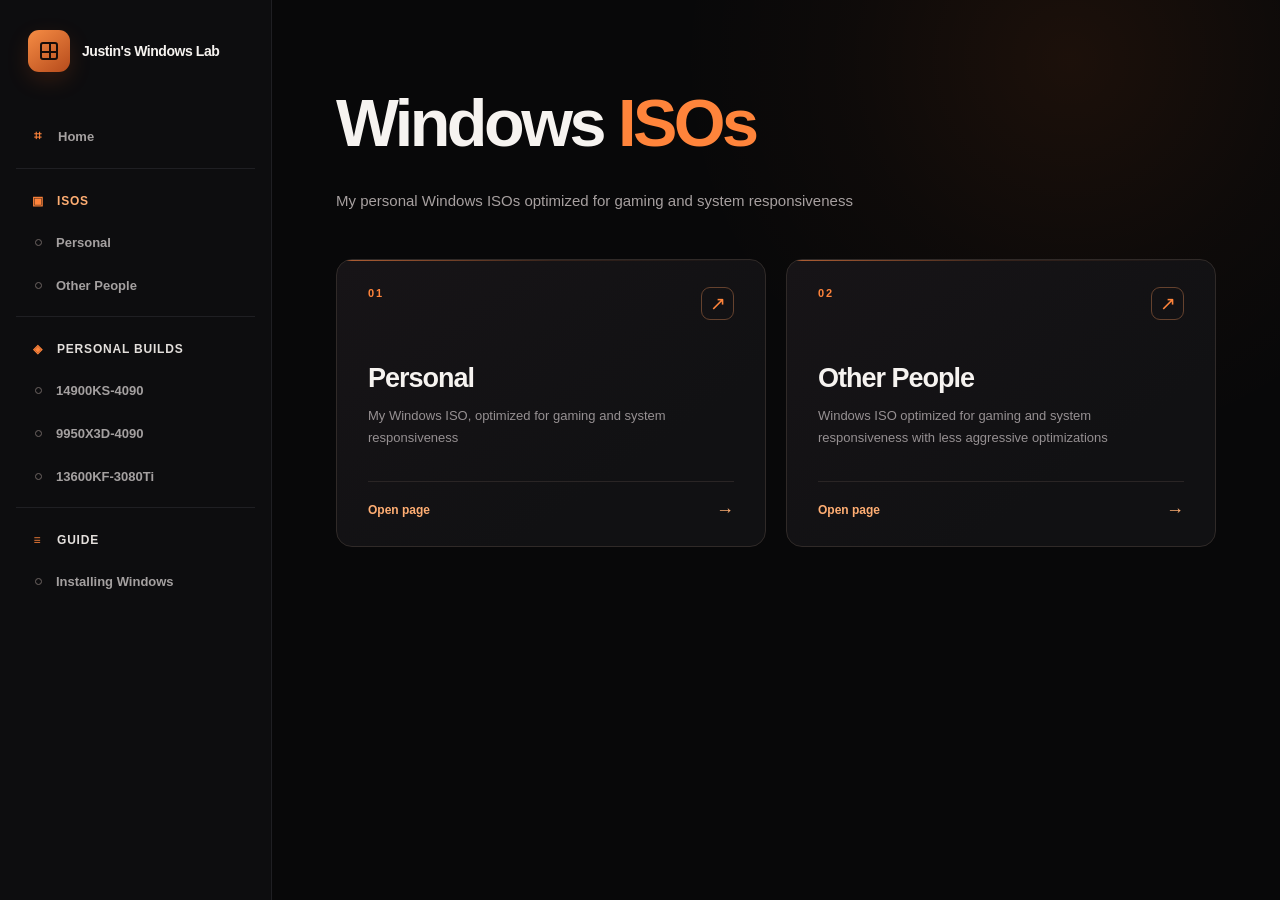
<file: iso.html>
<!DOCTYPE html>
<html lang="en">
<head>
  <meta charset="utf-8">
  <meta name="viewport" content="width=device-width, initial-scale=1">
  <meta name="theme-color" content="#080809">
  <title>ISO | Justin's Windows Lab</title>
  <link rel="stylesheet" href="styles.css">
  <script src="site.js" defer></script>
</head>
<body>
  <div class="layout">
    <aside class="sidebar" id="main-navigation" aria-label="Main navigation">
      <a class="brand" href="index.html" aria-label="Justin's Windows Lab home"><span class="brand-logo"><span></span></span><span><strong class="brand-name">Justin's Windows Lab</strong></span></a>
      <div class="overview"><a href="index.html" class=""><span class="overview-icon" aria-hidden="true">⌗</span>Home</a></div>
      <!-- Static navigation: always visible; no expand/collapse controls. -->
      <div class="nav-group nav-static">
        <a class="group-link active" href="iso.html" aria-current="page"><span class="mini-icon" aria-hidden="true">▣</span>ISOS</a>
        <div class="nav-children">
          <a class="nav-link" href="iso-personal.html">Personal</a>
          <a class="nav-link" href="iso-other-people.html">Other People</a>
        </div>
      </div>
      <div class="nav-group nav-static">
        <a class="group-link" href="builds.html"><span class="mini-icon" aria-hidden="true">◈</span>PERSONAL BUILDS</a>
        <div class="nav-children">
          <a class="nav-link" href="build-14900ks-4090.html">14900KS-4090</a>
          <a class="nav-link" href="build-9950x3d-4090.html">9950X3D-4090</a>
          <a class="nav-link" href="build-13600kf-3080ti.html">13600KF-3080Ti</a>
        </div>
      </div>
      <div class="nav-group nav-static">
        <span class="group-link group-heading"><span class="mini-icon" aria-hidden="true">≡</span>GUIDE</span>
        <div class="nav-children">
          <a class="nav-link" href="guide-installing.html">Installing Windows</a>
        </div>
      </div>
    </aside>
    <div class="scrim" aria-hidden="true"></div>
    <main class="main">
      <header class="topbar">
        <button class="menu-button" type="button" aria-label="Open navigation" aria-controls="main-navigation" aria-expanded="false">☰</button>
        <a class="mobile-brand" href="index.html">Justin's Windows Lab</a>
      </header>
      <div class="content">
        <h1>Windows <span class="accent">ISOs</span></h1>
        <!-- EDIT OVERVIEW INTRODUCTION: Change the paragraph below whenever you want. -->
        <p class="section-intro">My personal Windows ISOs optimized for gaming and system responsiveness</p>
        <!-- EDIT OVERVIEW OPTIONS: Each link opens its corresponding HTML page. -->
        <div class="category-grid" aria-label="ISO pages">
        <a class="category-card" href="iso-personal.html" id="iso-personal-preview" data-sidebar-title="Personal">
          <div class="category-card-top"><span class="category-number">01</span><span class="category-arrow" aria-hidden="true">↗</span></div>
          <h2>Personal</h2>
          <p>My Windows ISO, optimized for gaming and system responsiveness</p>
          <div class="category-card-foot">Open page <span aria-hidden="true">→</span></div>
        </a>
        <a class="category-card" href="iso-other-people.html" id="iso-other-people-preview" data-sidebar-title="Other People">
          <div class="category-card-top"><span class="category-number">02</span><span class="category-arrow" aria-hidden="true">↗</span></div>
          <h2>Other People</h2>
          <p>Windows ISO optimized for gaming and system responsiveness with less aggressive optimizations</p>
          <div class="category-card-foot">Open page <span aria-hidden="true">→</span></div>
        </a>
        </div>
      </div>
    </main>
  </div>
</body>
</html>
</file>
<file: styles.css>
/* JUSTIN'S WINDOWS LAB — visual design only. Edit colors below to restyle the site. */
:root {
  color-scheme: dark;
  --background: #080809;
  --sidebar: #0d0d0f;
  --surface: #111114;
  --surface-raised: #17171a;
  --surface-hover: #1c1a1a;
  --border: #28282c;
  --border-soft: #1f1f23;
  --text: #f6f3f0;
  --muted: #aaa7a5;
  --muted-dim: #727173;
  --orange: #ff843b;
  --orange-light: #ffae73;
  --orange-dim: #a85429;
  --orange-wash: rgba(255,132,59,.095);
  --sidebar-width: 272px;
  --content-width: 1160px;
  font-family: Inter, ui-sans-serif, -apple-system, BlinkMacSystemFont, "Segoe UI", Arial, sans-serif;
}
* { box-sizing: border-box; }
html { scroll-behavior: smooth; }
body { margin: 0; min-height: 100vh; color: var(--text); background: var(--background); -webkit-font-smoothing: antialiased; }
a { color: inherit; text-decoration: none; }
button { font: inherit; }
button, summary { -webkit-tap-highlight-color: transparent; }
button:focus-visible, a:focus-visible, summary:focus-visible { outline: 2px solid var(--orange); outline-offset: 3px; }
::selection { background: var(--orange); color: #170c06; }
.layout { min-height: 100vh; }
.sidebar { position: fixed; inset: 0 auto 0 0; width: var(--sidebar-width); z-index: 30; background: var(--sidebar); border-right: 1px solid var(--border-soft); display: flex; flex-direction: column; overflow-y: auto; padding: 29px 16px 20px; }
.brand { display: flex; align-items: center; gap: 12px; padding: 1px 12px 44px; }
.brand-logo { position: relative; display:grid;place-items:center; width: 42px; height: 42px; flex: none; border-radius: 11px; background: linear-gradient(142deg, #f68c44, #b64b1c); box-shadow: 0 8px 22px rgba(228,91,25,.16); }
.brand-logo span { width: 18px; height: 18px; border: 2px solid #160c09; border-radius: 3px; position: relative; }
.brand-logo span::before,.brand-logo span::after { content: ''; position: absolute; background: #160c09; }
.brand-logo span::before { height: 2px; left: 0; right: 0; top: 7px; }
.brand-logo span::after { width: 2px; top: 0; bottom: 0; left: 7px; }
.brand-name { display: block; font-size: 14px; font-weight: 800; letter-spacing: -.45px; line-height:1.35; }
.brand-sub { display: block; font-size: 9px; margin-top:5px; font-weight: 800; color: #969090; letter-spacing: 2.05px; }
.overview { margin-bottom: 12px; }
.overview a, .nav-link { display: flex; align-items: center; min-height: 40px; gap: 12px; border-radius: 9px; color: #a4a0a0; font-size: 13px; font-weight: 600; transition: color .15s, background .15s; }
.overview a { padding: 0 13px; }
.overview a:hover, .nav-link:hover { background: rgba(255,255,255,.045); color: white; }
.overview a.active, .nav-link.active { background: var(--orange-wash); color: var(--orange-light); }
.overview a.active { box-shadow: inset 2px 0 var(--orange); }
.overview-icon { width: 17px; display: inline-grid; place-items:center; color: var(--orange); }
.nav-group { border-top: 1px solid var(--border-soft); padding: 15px 0 11px; }
.nav-group summary { list-style: none; display:flex; align-items:center; justify-content:space-between; cursor:pointer; padding: 6px 13px 10px; font-weight: 750; font-size: 12px; letter-spacing: .8px; color: #e3dfdc; }
.nav-group summary::-webkit-details-marker { display:none; }
.group-label { display:flex; align-items:center; gap: 11px; }
.group-label .mini-icon { color: var(--orange); width:17px; height:17px; display:inline-grid; place-items:center; }
.nav-chevron { color: #837a75; font-size: 14px; transition: transform .2s; }
.nav-group:not([open]) .nav-chevron { transform:rotate(-90deg); }
.nav-children { display:grid; gap: 3px; margin: 0; }
.nav-link { padding: 0 14px 0 40px; position:relative; }
.nav-link::before { content:''; display:block; position:absolute; left:19px; top:17px; width:5px; height:5px; border:1px solid #6d6462; border-radius:50%; }
.nav-link.active::before { background:var(--orange); border-color:var(--orange); box-shadow:0 0 9px #ff843b60; }
.nav-link.active { box-shadow: inset 2px 0 var(--orange); }
.main { margin-left: var(--sidebar-width); min-height: 100vh; position:relative; overflow:hidden; }
.main::before { content:""; pointer-events:none; position:absolute; top:-330px; right:-240px; width:900px; height:780px; background: radial-gradient(circle at center, rgba(255,109,24,.082), rgba(255,109,24,.025) 38%, transparent 66%); }
.topbar { display:none; }
.mobile-brand { color:#eee7e3; font-size:14px; font-weight:800; letter-spacing:-.3px; }
.content { width: min(var(--content-width), 100%); margin:0 auto; padding: clamp(50px,7vw,88px) clamp(24px,5vw,68px) 100px; position:relative; }
.eyebrow { display:flex;align-items:center;gap:12px; font-size:10px; font-weight:800;letter-spacing:2.3px;color:var(--orange);text-transform:uppercase; margin-bottom:25px; }
.eyebrow::before { content:"";display:block;width:24px;height:2px;background:var(--orange); }
h1 { font-size: clamp(42px,5.2vw,73px); line-height:1.06; font-weight:850; letter-spacing:-3.5px; margin:0 0 48px; }
h1 .accent { color:var(--orange); }
.lead { max-width:580px;color:#979298;font-size:15px;line-height:1.8;margin:0 0 50px; }
.content-card { position:relative; min-height:420px; border:1px solid #302b29; border-radius:16px; overflow:hidden; background:linear-gradient(155deg,#151316 0%,#111114 60%,#0e0e10 100%); box-shadow:0 20px 60px rgba(0,0,0,.13); }
.content-card::before { content:"";position:absolute;left:0;right:0;top:0;height:1px;background:linear-gradient(to right,transparent 1%,#cf6a2e 27%,#6f3e27 50%,transparent 82%); }
.content-card::after { content:"";position:absolute; width:380px;height:380px;right:-210px;bottom:-270px; border:1px solid #4b2e23; border-radius:50%;box-shadow:0 0 0 70px rgba(255,132,59,.015),0 0 0 140px rgba(255,132,59,.012);pointer-events:none; }
.card-head { height:63px; display:flex; align-items:center; justify-content:space-between; padding:0 30px; border-bottom:1px solid #282427; color:#95878a;font-size:10px;font-weight:800;letter-spacing:1.9px; }
.card-head .mark { display:flex;gap:5px; }
.card-head .mark span { width:6px;height:6px;border:1px solid #664330;border-radius:2px; }
.card-head .mark span:first-child { background:var(--orange);border-color:var(--orange); }
.placeholder { padding:80px clamp(26px,5vw,74px); max-width:750px;position:relative;z-index:1; }
.placeholder .tiny { color:#7b7372; font-size:10px; font-weight:750; letter-spacing:2px; margin:0 0 18px; }
.placeholder h2 { font-size:clamp(25px,3vw,34px); letter-spacing:-1.2px; margin:0 0 15px; font-weight:750; }
.placeholder p { color:#918a8b; line-height:1.8; font-size:14px; max-width:480px; margin:0; }
.placeholder-line { display:flex; gap:9px; margin-top:29px; }
.placeholder-line i { height:5px; width:58px; background:#363034;border-radius:99px; }
.placeholder-line i:last-child { width:26px;background:var(--orange-dim); }
/* Home landing navigation, not Windows documentation */
.home-grid { display:grid; grid-template-columns:repeat(3,minmax(0,1fr)); gap:15px; margin-top:24px; }
.home-tile { border:1px solid var(--border); border-radius:13px; background:var(--surface); padding:26px 23px; min-height:154px; display:flex;flex-direction:column;justify-content:space-between; transition:background .15s,border-color .15s,transform .15s; }
.home-tile:hover { background:#1a1717;border-color:#775039;transform:translateY(-2px); }
.home-tile .tile-top { color:var(--orange); display:flex;justify-content:space-between;font-size:12px;font-weight:800;letter-spacing:.2px; }
.home-tile .tile-top .arrow { font-size:20px;font-weight:400; }
.home-tile .tile-sub { color:#9e9694;font-size:12px;line-height:1.45; }
.menu-button { display:none; color:var(--text); background:var(--surface-raised); border:1px solid var(--border); border-radius:9px; height:38px; width:38px;cursor:pointer; }
.scrim { display:none; }
@media(max-width:920px) { :root{--sidebar-width:245px;} .home-grid{grid-template-columns:1fr;} .home-tile{min-height:110px;} .content{padding-top:56px;} }
@media(max-width:720px){
  .sidebar{ transform:translateX(-100%);transition:transform .2s ease;box-shadow:16px 0 60px rgba(0,0,0,.3); }
  body.menu-open .sidebar{ transform:translateX(0); }
  .scrim{display:none;position:fixed;inset:0;background:rgba(0,0,0,.65);z-index:25;}
  body.menu-open .scrim{display:block;}
  .main{margin-left:0;}
  .topbar{display:flex;align-items:center;justify-content:flex-start;padding:0 22px;gap:15px;height:68px;}
  .menu-button{display:grid;place-items:center;flex:none;}
  .content{padding:54px 23px 64px;}
  h1{letter-spacing:-2px;}
  h1{margin-bottom:36px;}
  .card-head{padding:0 20px;}
  .content-card{min-height:365px;}
  .placeholder{padding:63px 25px;}
}
@media(prefers-reduced-motion:reduce){ *,*::before,*::after{scroll-behavior:auto!important;transition:none!important;} }

/* V4: parent sidebar links and clean category landing pages. */
.nav-group summary:has(.group-link) { padding-left: 0; padding-right: 11px; gap: 3px; }
.group-link { flex:1; min-height:38px; display:flex; align-items:center; gap:11px; padding-left:13px; border-radius:8px; color:#e3dfdc; transition:background .15s,color .15s; }
.group-link:hover, .group-link:focus-visible { background:rgba(255,132,59,.075);color:var(--orange-light); }
.group-link.active { color:var(--orange-light); }
.group-link .mini-icon { color:var(--orange); width:17px; height:17px; display:inline-grid;place-items:center; }
.nav-group summary:has(.group-link) .nav-chevron { display:grid;place-items:center; width:29px;height:35px; border-radius:7px; flex:none; }
.nav-group summary:has(.group-link) .nav-chevron:hover { color:var(--orange-light); background:rgba(255,255,255,.035); }
.section-intro { max-width:730px; margin:-20px 0 45px; font-size:15px;line-height:1.8; color:#a7a0a0; }
.category-grid { display:grid;grid-template-columns:repeat(2,minmax(0,1fr));gap:20px; }
.category-card { display:flex;flex-direction:column;min-height:278px;padding:27px 31px 25px;border:1px solid #302a28;border-radius:16px;background:linear-gradient(145deg,#171417,#111113 70%); position:relative; overflow:hidden; transition:transform .18s,border-color .18s,background .18s,box-shadow .18s; }
.category-card::before { content:''; position:absolute;left:0;right:0;top:0;height:1px;background:linear-gradient(90deg,#b36034,rgba(255,132,59,.15),transparent); }
.category-card:hover { transform:translateY(-3px); border-color:#805037; background:linear-gradient(145deg,#1f1917,#111113 75%);box-shadow:0 18px 50px rgba(0,0,0,.22); }
.category-card-top { display:flex;justify-content:space-between;align-items:start;margin-bottom:43px; }
.category-number { font-size:11px;font-weight:800;letter-spacing:1.8px;color:var(--orange); }
.category-arrow { display:grid;place-items:center;width:33px;height:33px;border:1px solid #65422e;border-radius:9px;color:var(--orange);font-size:19px;line-height:1; }
.category-card h2 { margin:0 0 11px;font-size:27px;letter-spacing:-1px;line-height:1.15; }
.category-card p { margin:0 0 32px;color:#969092;font-size:13px;line-height:1.7; max-width:360px; }
.category-card-foot { margin-top:auto;border-top:1px solid #2a2525;padding-top:18px;display:flex;justify-content:space-between;align-items:center;color:var(--orange-light);font-size:12px;font-weight:650; }
.category-card-foot span { font-size:18px; }
@media(max-width:920px) { .category-grid { grid-template-columns:1fr; } .category-card { min-height:240px; } }
@media(max-width:720px) { .section-intro{margin:-13px 0 30px;} .category-card{padding:25px 24px;min-height:220px;} .category-card-top{margin-bottom:28px;} }


/* ==============================================================
   PERSONAL ISO — V5 LAYOUT DRAFT
   Only applies to iso-personal.html. To edit the text, open that
   HTML file. These rules only control the look of the sections.
   ============================================================== */
.personal-iso-page h1 { margin-bottom: 13px; }
.personal-lead { max-width: 710px; margin: 0 0 59px; color: #a39b9c; font-size: 15px; line-height: 1.85; }
.iso-section { margin: 0 0 75px; }
.iso-section-heading { display: flex; align-items: flex-start; gap: 17px; margin: 0 0 26px; }
.iso-section-num { width: 41px; height: 41px; flex: none; display: grid; place-items: center; border: 1px solid #72442b; border-radius: 11px; background: var(--orange-wash); color: var(--orange); font-size: 13px; font-weight: 800; letter-spacing: .3px; }
.iso-section-heading h2 { margin: 0 0 8px; font-size: clamp(22px, 2.4vw, 29px); font-weight: 780; letter-spacing: -1px; }
.iso-section-heading p { margin: 0; color: #a39b9c; line-height: 1.65; font-size: 13px; }
.screenshot-gallery { overflow: hidden; border: 1px solid #343034; border-radius: 16px; background: #101013; box-shadow: 0 18px 55px rgba(0,0,0,.18); }
.gallery-header { height: 49px; padding: 0 19px; display: flex; align-items: center; justify-content: space-between; border-bottom: 1px solid #262429; }
.gallery-header-title { display: flex; gap: 9px; align-items: center; color: #bcb6b4; font-size: 10px; font-weight: 800; letter-spacing: 1.8px; }
.gallery-light { width: 6px; height: 6px; background: var(--orange); box-shadow: 0 0 10px #ff843b66; border-radius: 50%; }
.gallery-counter { color: var(--orange-light); font-size: 11px; font-weight: 750; font-variant-numeric: tabular-nums; letter-spacing: 1.5px; }
.gallery-stage { position: relative; background: #101013; }
.gallery-slide { width: 100%; }
.gallery-slide[hidden] { display: none; }
.screenshot-placeholder { width: 100%; aspect-ratio: 16/8.65; min-height: 270px; display: flex; flex-direction: column; background: radial-gradient(ellipse at 52% 78%, rgba(255,132,59,.055), transparent 54%),linear-gradient(145deg,#17171b,#101012 69%); }
.mock-browser-bar { display: flex; gap: 13px; align-items: center; height: 43px; padding: 0 18px; border-bottom: 1px solid #272529; color: #777278; font-size: 10px; letter-spacing: .3px; }
.browser-dots { display: flex; gap: 5px; }
.browser-dots i { width: 7px; height: 7px; border: 1px solid #635148; border-radius: 50%; }
.browser-dots i:first-child { background: var(--orange-dim); border-color: var(--orange-dim); }
.browser-bar-line { margin-left: auto; width: 29%; height: 8px; max-width: 175px; border-radius: 5px; background: #29262b; }
.screenshot-middle { flex: 1; display: flex; flex-direction: column; align-items: center; justify-content: center; gap: 12px; padding: 25px 58px; text-align: center; }
.screenshot-symbol { font-size: 43px; line-height: 1; color: #785541; }
.screenshot-middle strong { font-size: 18px; font-weight: 750; letter-spacing: -.4px; color: #e5d9d3; }
.screenshot-middle>span:last-child { color: #888085; font-size: 12px; }
.gallery-img { width: 100%; height: auto; display: block; aspect-ratio: 16/8.65; object-fit: contain; background: #141317; }
.gallery-arrow { position: absolute; z-index: 2; top: 54%; transform: translateY(-50%); display: grid; place-items: center; background: rgba(19,18,21,.89); border: 1px solid #51403a; border-radius: 10px; color: #fff5ef; height: 39px; width: 39px; font-size: 21px; cursor: pointer; transition: border-color .16s, background .16s; }
.gallery-arrow:hover { background: #292023; border-color: var(--orange); }
.gallery-prev { left: 12px; } .gallery-next { right: 12px; }
.gallery-tabs { display: grid; grid-template-columns: repeat(3,minmax(0,1fr)); gap: 0; border-top: 1px solid #29262a; }
.gallery-tab { min-width: 0; background: #131317; color: #999298; border: 0; border-right: 1px solid #29262a; border-bottom: 2px solid transparent; cursor: pointer; min-height: 67px; padding: 12px 10px; text-align: left; font-size: 12px; font-weight: 650; display: flex; align-items: center; gap: 9px; }
.gallery-tab:last-child { border-right: 0; }
.gallery-tab span { color: #7e6a60; font-size: 11px; font-weight: 800; letter-spacing: 1px; }
.gallery-tab:hover { background: #1a1719; color: #efdfd8; }
.gallery-tab.is-active { border-bottom-color: var(--orange); background: #201917; color: #ffd8c1; }
.gallery-tab.is-active span { color: var(--orange); }
.iso-note-card { padding: 27px 30px 29px; border: 1px solid #67402c; border-radius: 14px; background: linear-gradient(120deg,rgba(255,132,59,.09),rgba(255,132,59,.02) 48%,#121114 100%); margin: 0 0 18px; }
.note-eyebrow, .inventory-category, .script-kicker { display: block; font-size: 10px; font-weight: 800; letter-spacing: 1.6px; color: var(--orange); }
.iso-note-card h3 { margin: 9px 0 10px; font-size: 20px; letter-spacing: -.55px; }
.iso-note-card p { margin: 0; max-width: 660px; color: #b8ada9; font-size: 13px; line-height: 1.8; }
.inventory-panel { border: 1px solid #303034; border-radius: 13px; background: #131316; overflow: hidden; margin-bottom: 16px; }
.inventory-heading { display: flex; align-items: center; justify-content: space-between; gap: 14px; padding: 22px 25px 18px; border-bottom: 1px solid #28272b; }
.inventory-heading h3 { font-size: 18px; margin: 7px 0 0; font-weight: 750; letter-spacing: -.6px; }
.inventory-count { flex: none; font-size: 10px; font-weight: 800; color: #716a6d; letter-spacing: 1px; }
.inventory-list { list-style: none; margin: 0; padding: 0; }
.inventory-list li { display: flex; align-items: center; gap: 14px; color: #d1c9c7; font-size: 13px; padding: 15px 25px; min-height: 49px; border-bottom: 1px solid #27252a; line-height: 1.5; }
.inventory-list li:last-child { border-bottom: 0; }
.inventory-list li:hover { background: rgba(255,255,255,.017); }
.row-marker { flex: none; width: 6px; height: 6px; border: 1px solid #ff843b; border-radius: 2px; transform: rotate(45deg); }
.item-value { margin-left: auto; font-size: 10px; font-weight: 700; white-space: nowrap; letter-spacing: .35px; border: 1px solid #484044; background: #211e22; color: #aaa0a2; padding: 4px 8px; border-radius: 5px; }
.script-panel { overflow: hidden; margin: 0 0 19px; border: 1px solid #343034; border-radius: 15px; background: #121215; }
.script-top { display: flex; gap: 16px; align-items: flex-start; padding: 25px 25px 23px; background: linear-gradient(135deg,#1b1718,#141316); }
.script-index { flex: none; display: grid; place-items: center; height: 43px; width: 43px; border: 1px solid #855039; color: var(--orange); background: #271c18; border-radius: 10px; font-weight: 850; font-size: 15px; }
.script-heading { min-width: 0; flex: 1; }
.script-heading h3 { margin: 7px 0 7px; font-size: 19px; font-weight: 800; letter-spacing: -.6px; font-family: ui-monospace, 'Cascadia Code', Consolas, monospace; overflow-wrap:anywhere; }
.script-heading p { margin: 0; color: #a39a9e; font-size: 12px; line-height: 1.6; }
.script-filetype { border: 1px solid #4a3b36; border-radius: 6px; padding: 6px 10px; background: #211b1b; font-size: 10px; font-weight: 800; letter-spacing: .5px; color: #c6a89b; }
.script-content { border-top: 1px solid #2c292d; }
.script-content h4 { margin: 0; padding: 16px 25px; color: #a4a0a3; font-size: 11px; letter-spacing: 1px; text-transform: uppercase; font-weight: 800; background: #151417; border-bottom: 1px solid #29262a; }
@media(max-width:720px){
  .personal-lead { margin-bottom: 43px; }
  .iso-section { margin-bottom: 54px; }
  .iso-section-heading { gap: 13px; }
  .iso-section-num { height: 35px; width: 35px; border-radius: 8px; }
  .gallery-stage .screenshot-placeholder { min-height: 230px; aspect-ratio: 1.15; }
  .gallery-arrow { width: 31px; height: 34px; border-radius: 7px; }
  .gallery-prev { left: 6px; } .gallery-next { right: 6px; }
  .mock-browser-bar { padding: 0 11px; }
  .screenshot-middle { padding: 26px 30px; }
  .screenshot-middle strong { font-size: 15px; }
  .gallery-tab { padding: 10px 8px; flex-direction: column; align-items: flex-start; gap: 5px; font-size: 11px; }
  .iso-note-card { padding: 23px 20px; }
  .inventory-heading { padding: 18px 19px 16px; }
  .inventory-heading h3 { font-size: 16px; }
  .inventory-count { display: none; }
  .inventory-list li { padding: 13px 19px; font-size: 12px; }
  .script-top { padding: 21px 17px; gap: 11px; }
  .script-index { width: 35px; height: 35px; font-size: 12px; }
  .script-heading h3 { font-size: 16px; }
  .script-filetype { padding: 5px 6px; font-size: 9px; }
  .script-content h4 { padding: 15px 19px; }
}

/* V6: Optional monospaced path label next to the portable-tools heading. */
.wim-path { display:inline-block; margin-left:7px; padding:4px 7px; border:1px solid #3e3433; border-radius:5px; background:#211b1b; color:#bc9c8d; font:600 11px ui-monospace,Consolas,monospace; vertical-align:middle; letter-spacing:0; }
@media(max-width:720px){.wim-path{margin-left:0;margin-top:6px;font-size:10px;}}


/* ============================================================
   V7 — PERSONAL ISO: DARKER BURNT-ORANGE HEADER FADE
   Change the two rgba values below to tune the header gradient.
   This covers Tweaks, Removed Applications, WIM lists, scripts,
   and the screenshot-gallery header (not the whole site).
   ============================================================ */
.personal-iso-page {
  --header-orange-deep: rgba(147, 60, 23, .28);
  --header-orange-soft: rgba(124, 51, 27, .10);
}
.personal-iso-page .inventory-heading,
.personal-iso-page .script-top,
.personal-iso-page .gallery-header {
  background: linear-gradient(108deg,
    var(--header-orange-deep) 0%,
    var(--header-orange-soft) 43%,
    rgba(0,0,0,0) 83%), #161518;
}

/* ============================================================
   V7 — 12 compact numbered gallery selectors, not photo rows.
   Desktop: 6 per row. Phone: 4 per row.
   ============================================================ */
.personal-iso-page .gallery-tabs {
  display: grid;
  grid-template-columns: repeat(6, minmax(0, 1fr));
  gap: 1px;
  background: #282529;
}
.personal-iso-page .gallery-tab {
  display: flex;
  justify-content: center;
  align-items: center;
  padding: 11px 8px;
  min-height: 46px;
  border: none;
  border-bottom: 2px solid transparent;
  text-align: center;
}
.personal-iso-page .gallery-tab span {
  font-size: 12px;
  letter-spacing: .5px;
}
.personal-iso-page .gallery-tab.is-active {
  background: linear-gradient(120deg, rgba(135,57,22,.20), #201917);
  border-bottom-color: #c46531;
}
.personal-iso-page .gallery-tab.is-active span { color: #e99665; }
@media (max-width: 720px) {
  .personal-iso-page .gallery-tabs { grid-template-columns: repeat(4, minmax(0, 1fr)); }
  .personal-iso-page .gallery-tab { min-height: 43px; }
}

/* V8 — full screenshots in the answer-file gallery (no forced crop). */
.personal-iso-page .gallery-img { aspect-ratio: auto; width: 100%; height: auto; object-fit: contain; }
.personal-iso-page .gallery-slide a { display: block; cursor: zoom-in; }


/* V9 — centered orange gallery arrows with INVISIBLE, wide hitboxes.
   Increase/decrease width to change clickable area; no button box appears.
   This only affects the Personal ISO gallery, not other site buttons. */
.personal-iso-page .gallery-stage .gallery-arrow {
  position: absolute;
  z-index: 3;
  top: 0;
  bottom: 0;
  transform: none;
  width: 76px;           /* invisible clickable strip */
  height: auto;
  display: grid;
  place-items: center;    /* centers the arrow vertically + horizontally */
  padding: 0;
  margin: 0;
  background: transparent;
  border: 0;
  border-radius: 0;
  box-shadow: none;
  color: #f28a49;        /* bright enough against dark screenshots */
  font-size: 38px;
  font-weight: 800;
  line-height: 1;
  text-shadow: 0 1px 5px rgba(0, 0, 0, .90);
  cursor: pointer;
  transition: color .15s ease;
}
.personal-iso-page .gallery-stage .gallery-arrow:hover {
  background: transparent;
  border: 0;
  box-shadow: none;
  color: #ffb17a;
}
.personal-iso-page .gallery-stage .gallery-prev { left: 0; right: auto; }
.personal-iso-page .gallery-stage .gallery-next { right: 0; left: auto; }
@media (max-width: 720px) {
  .personal-iso-page .gallery-stage .gallery-arrow {
    width: 52px;
    font-size: 31px;
  }
}

/* V10 — service startup labels: subtle dark orange / green / red.
   Only affects the service list in unattend-01.ps1.
   To customize a color, edit the text color, background, or border below. */
.personal-iso-page #script-01 .item-value.status-manual {
  color: #cf8958;
  background: rgba(152, 82, 38, .17);
  border-color: rgba(195, 108, 53, .39);
}
.personal-iso-page #script-01 .item-value.status-automatic {
  color: #79dca4;
  background: rgba(38, 111, 74, .18);
  border-color: rgba(82, 173, 113, .37);
}
.personal-iso-page #script-01 .item-value.status-disabled {
  color: #ef8085;
  background: rgba(143, 48, 60, .18);
  border-color: rgba(194, 69, 84, .40);
}

/* V10 — Make Test and Add badges in the WIM lists dark orange too. */
.personal-iso-page #wim-contents .item-value.status-manual {
  color: #cf8958;
  background: rgba(152, 82, 38, .17);
  border-color: rgba(195, 108, 53, .39);
}


/* ============================================================
   V11 — DOWNLOAD SECTION
   Only styles the download cards, file buttons, and disclaimer.
   Edit the 4 link hrefs in iso-personal.html to add your files.
   ============================================================ */
.personal-iso-page .download-panels {
  display: grid;
  grid-template-columns: repeat(2, minmax(0, 1fr));
  gap: 18px;
  margin-top: 22px;
}
.personal-iso-page .download-panel { margin: 0; }
.personal-iso-page .download-panel .inventory-heading {
  background: linear-gradient(108deg,
    var(--header-orange-deep) 0%,
    var(--header-orange-soft) 43%,
    rgba(0,0,0,0) 83%), #161518;
}
.personal-iso-page .download-file-label {
  border: 1px solid #594033;
  background: #281c17;
  border-radius: 6px;
  color: #d99a72;
  font: 750 10px ui-monospace, Consolas, monospace;
  letter-spacing: .7px;
  padding: 7px 9px;
}
.personal-iso-page .download-options { padding: 14px; display: grid; gap: 10px; }
.personal-iso-page .download-option {
  display: flex;
  align-items: center;
  gap: 13px;
  border: 1px solid #353035;
  border-radius: 10px;
  padding: 17px 15px;
  background: #19171a;
  transition: border-color .18s, background .18s, transform .18s;
}
.personal-iso-page .download-option:hover {
  border-color: #9b5834;
  background: #231b19;
  transform: translateY(-1px);
}
.personal-iso-page .download-device-icon {
  display: grid;
  place-items: center;
  width: 39px;
  height: 39px;
  border: 1px solid #5c3a2b;
  background: #291c17;
  border-radius: 9px;
  color: #d58a57;
  font-size: 21px;
  flex: none;
}
.personal-iso-page .download-option-copy { display: grid; gap: 5px; min-width: 0; flex: 1; }
.personal-iso-page .download-option-copy strong { font-size: 14px; font-weight: 780; color: #f6f3f0; }
.personal-iso-page .download-option-copy small { font-size: 11px; line-height: 1.4; color: #a49ba0; }
.personal-iso-page .download-option-arrow {
  display: grid;
  place-items: center;
  width: 31px;
  height: 31px;
  flex: none;
  border-radius: 8px;
  color: #e89863;
  background: rgba(150,77,35,.16);
  font-size: 20px;
  font-weight: 800;
}
.personal-iso-page .download-option:hover .download-option-arrow { background: rgba(172,82,33,.25); color: #ffaf75; }
.personal-iso-page .download-disclaimer {
  display: flex;
  gap: 15px;
  padding: 21px 24px;
  margin-top: 20px;
  border: 1px solid #54372a;
  border-radius: 12px;
  background: linear-gradient(115deg,rgba(119,55,26,.16),rgba(18,17,20,.96) 70%);
}
.personal-iso-page .download-note-symbol {
  flex: none;
  display: grid;
  place-items: center;
  width: 24px;
  height: 24px;
  border-radius: 50%;
  border: 1px solid #a05f3a;
  color: #dfa070;
  font-size: 13px;
  font-weight: 900;
}
.personal-iso-page .download-disclaimer strong { font-size: 13px; color: #e9c4af; }
.personal-iso-page .download-disclaimer p { margin: 8px 0 0; color: #bcb0ac; line-height: 1.7; font-size: 12px; }
.personal-iso-page .download-disclaimer p strong { color: #e3a178; }
.personal-iso-page .download-setup-note { margin: 14px 3px 0; font-size: 11px; line-height: 1.6; color: #8e888d; }
.personal-iso-page .download-setup-note code { color: #c6a08c; }
@media (max-width: 900px) {
  .personal-iso-page .download-panels { grid-template-columns: 1fr; }
}
@media (max-width: 720px) {
  .personal-iso-page .download-panel .inventory-heading { padding: 18px; }
  .personal-iso-page .download-options { padding: 10px; }
  .personal-iso-page .download-disclaimer { padding: 18px; }
}


/* V13 — Permanently expanded sidebar groups (no accordions/chevrons). */
.nav-group.nav-static > .group-link {
  display: flex;
  width: 100%;
  min-height: 38px;
  align-items: center;
  gap: 11px;
  padding: 6px 13px 10px;
  font-size: 12px;
  font-weight: 750;
  letter-spacing: .8px;
  line-height: 1.4;
}
.nav-group.nav-static > .nav-children { display: grid; }
/* Hide decorative top-right three-square markers even in later handmade cards. */
.content-card .card-head .mark { display: none !important; }


/* Builds overview: three build cards in one row on wide desktops. */
.builds-page .category-grid { grid-template-columns: repeat(3, minmax(0, 1fr)); gap: 16px; }
.builds-page .category-card { padding-left: 22px; padding-right: 22px; }
.builds-page .category-card h2 { font-size: clamp(19px, 1.75vw, 25px); overflow-wrap: anywhere; }
@media (max-width: 1250px) { .builds-page .category-grid { grid-template-columns: repeat(2, minmax(0, 1fr)); } }
@media (max-width: 920px) { .builds-page .category-grid { grid-template-columns: 1fr; } }


/* V14 — GUIDE is a non-interactive heading; its child page remains clickable. */
.nav-group.nav-static > .group-heading,
.nav-group.nav-static > .group-heading:hover,
.nav-group.nav-static > .group-heading:focus-visible {
  background: transparent;
  color: #e3dfdc;
  cursor: default;
  transition: none;
  text-decoration: none;
}


/* V16 — Highlight GUIDE on Installing Windows without enabling hover/click. */
.nav-group.nav-static > .group-heading.active,
.nav-group.nav-static > .group-heading.active:hover,
.nav-group.nav-static > .group-heading.active:focus-visible {
  color: var(--orange-light);
  background: transparent;
  cursor: default;
}


/* V18 — BUILD PAGES: service-style orange component tags + on-page script viewer */
.build-details-page h1 { margin-bottom: 22px; }
.build-details-page .build-lead { margin-bottom: 50px; }
.build-details-page .iso-section { margin-bottom: 56px; }
.build-details-page .inventory-heading { background: linear-gradient(105deg, rgba(176,79,29,.15), #151316 60%, #131316); }
/* Keep all component names aligned, while badges remain only as wide as their text. */
.build-parts-list .build-part-label {
  display: flex;
  align-items: center;
  flex: 0 0 137px;
  min-width: 0;
}
/* Exact Manual badge colors from the service startup list. */
.build-parts-list .build-part-label .item-value.status-manual {
  margin-left: 0;
  color: #cf8958;
  background: rgba(152, 82, 38, .17);
  border-color: rgba(195, 108, 53, .39);
  font-weight: 700;
  letter-spacing: .35px;
}
.build-parts-list .build-part-value { color: #e5dedb; flex: 1; min-width: 0; overflow-wrap: anywhere; }
.build-parts-list .build-part-value.is-placeholder { color: #8b8589; font-style: italic; }
.build-files-list li { align-items: center; gap: 13px; }
.build-file-information { display: grid; gap: 4px; flex: 1; min-width: 0; }
.build-file-information strong { font-size: 13px; color: #e8e0dc; }
.build-file-information small { color: #9c9191; font-size: 11px; }
.build-file-actions { display: flex; gap: 9px; flex-wrap: wrap; }
.build-file-button, .build-file-link, .build-dialog-button {
  background: #251b18;
  border: 1px solid #79503a;
  border-radius: 7px;
  color: var(--orange-light);
  font-size: 12px;
  font-weight: 750;
  padding: 9px 13px;
  cursor: pointer;
  line-height: 1.2;
  display: inline-flex;
  justify-content: center;
  align-items: center;
  gap: 6px;
  transition: color .15s, background .15s, border-color .15s;
}
.build-file-button:hover, .build-file-link:hover, .build-dialog-button:hover { background: #34231c; border-color: var(--orange); color: #ffdac2; }
.build-file-link { background: #1b191c; color: #dbcbc3; border-color: #474047; }
.build-help { margin: 11px 2px 0; font-size: 12px; line-height: 1.75; color: #92898a; }
.build-help code { font-size: 11px; color: #f0b58b; }
.build-code-dialog { width: min(740px, calc(100vw - 30px)); max-height: min(85vh, 900px); background: #121215; color: var(--text); border: 1px solid #68452f; border-radius: 15px; padding: 0; box-shadow: 0 25px 100px rgba(0,0,0,.65); }
.build-code-dialog::backdrop { background: rgba(0,0,0,.78); backdrop-filter: blur(4px); }
.build-dialog-header { padding: 19px 23px; display: flex; gap: 15px; align-items: center; justify-content: space-between; border-bottom: 1px solid #3d302e; background: linear-gradient(110deg, #2c1d17, #151316 65%); }
.build-dialog-header h2 { margin: 0; font-size: 18px; overflow-wrap: anywhere; }
.build-dialog-close { cursor: pointer; font-size: 26px; line-height: 1; border: 0; background: none; color: #d6b2a0; padding: 3px 8px; }
.build-dialog-close:hover { color: #fff; }
.build-dialog-body { padding: 21px 23px 23px; }
.build-dialog-body p { margin: 0 0 12px; color: #a9a0a2; font-size: 12px; line-height: 1.6; }
.build-code-textarea { display: block; width: 100%; min-height: 250px; max-height: 48vh; resize: vertical; padding: 16px; border: 1px solid #484044; border-radius: 9px; color: #eee3dc; background: #09090b; font: 12px/1.65 'Cascadia Code', Consolas, 'Courier New', monospace; white-space: pre; overflow: auto; }
.build-code-textarea:focus-visible { outline: 2px solid var(--orange); outline-offset: 2px; }
.build-dialog-footer { margin-top: 14px; display: flex; align-items: center; gap: 15px; }
.build-copy-result { font-size: 12px; color: #a7d5a3; }
@media(max-width: 720px) {
 .build-parts-list .build-part-label { flex-basis: 112px; }
 .build-parts-list li { gap: 10px; }
 .build-files-list li { flex-wrap: wrap; }
 .build-file-actions { width: 100%; padding-left: 18px; }
 .build-dialog-header, .build-dialog-body { padding: 16px; }
}


/* V23 — Active-page-only in-page navigation (auto-generated by site.js). */
.nav-section-list {
  display: flex;
  flex-direction: column;
  gap: 1px;
  margin: 3px 9px 12px 46px;
  padding: 2px 0 2px 8px;
  border-left: 1px solid #4b3730;
}
/* Category root links and Home have less indentation than individual pages. */
.nav-group > .nav-section-list { margin-left: 29px; margin-right: 8px; }
.overview > .nav-section-list { margin-left: 33px; margin-right: 8px; }
.nav-section-link {
  display: block;
  padding: 7px 9px;
  border-radius: 6px;
  color: #a79d9a;
  font-size: 11px;
  font-weight: 590;
  line-height: 1.3;
  transition: color .15s, background .15s;
  overflow-wrap: anywhere;
}
.nav-section-link:hover,
.nav-section-link:focus-visible { color: #f9d1b8; background: rgba(255,132,59,.075); }
.nav-section-link.is-subsection { padding-left: 19px; color: #8e8583; font-size: 10.5px; }
.nav-section-link.is-subsection::before { content: '›'; color: #875942; padding-right: 7px; }
.nav-section-link.is-current,
.nav-section-link.is-current.is-subsection { color: var(--orange-light); background: var(--orange-wash); }
/* Make jump targets comfortable below the small-screen site header. */
[data-sidebar-title][id] { scroll-margin-top: 24px; }
@media (max-width: 720px) {
  [data-sidebar-title][id] { scroll-margin-top: 84px; }
}
</file>
